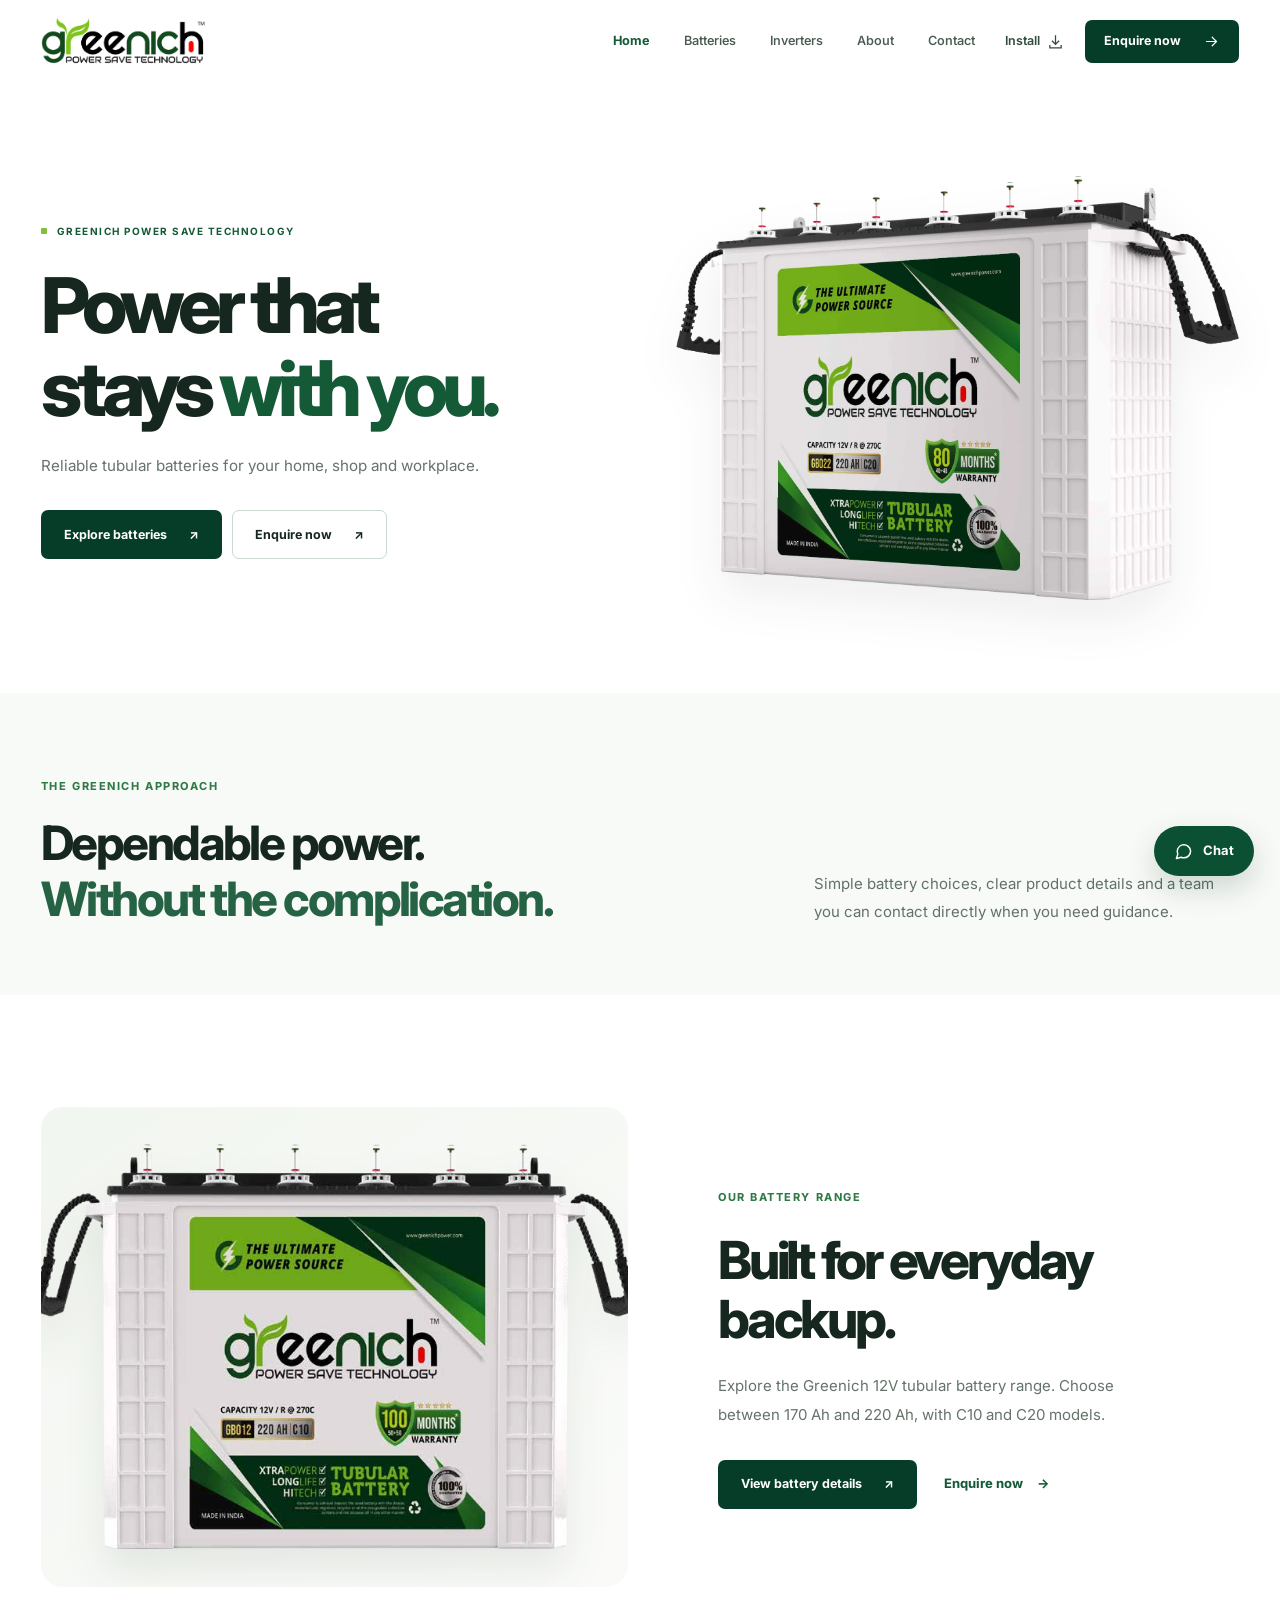
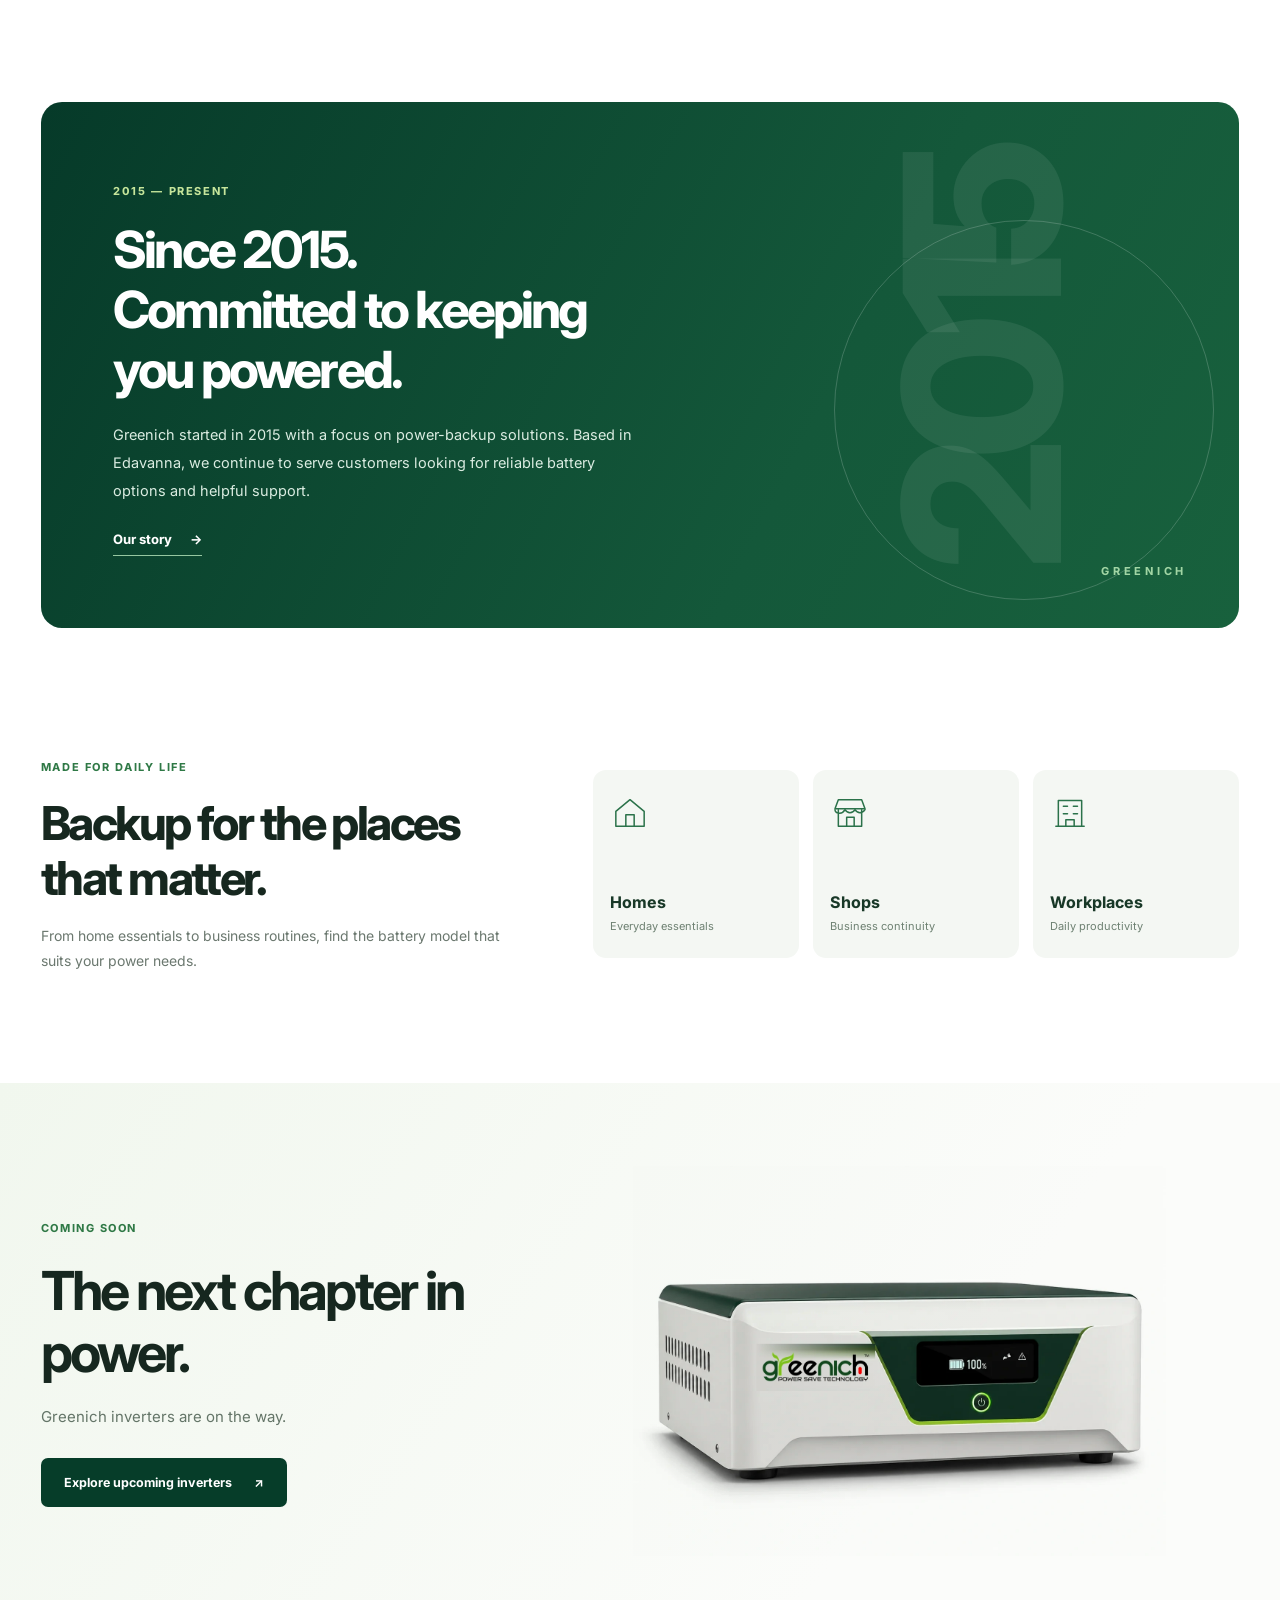
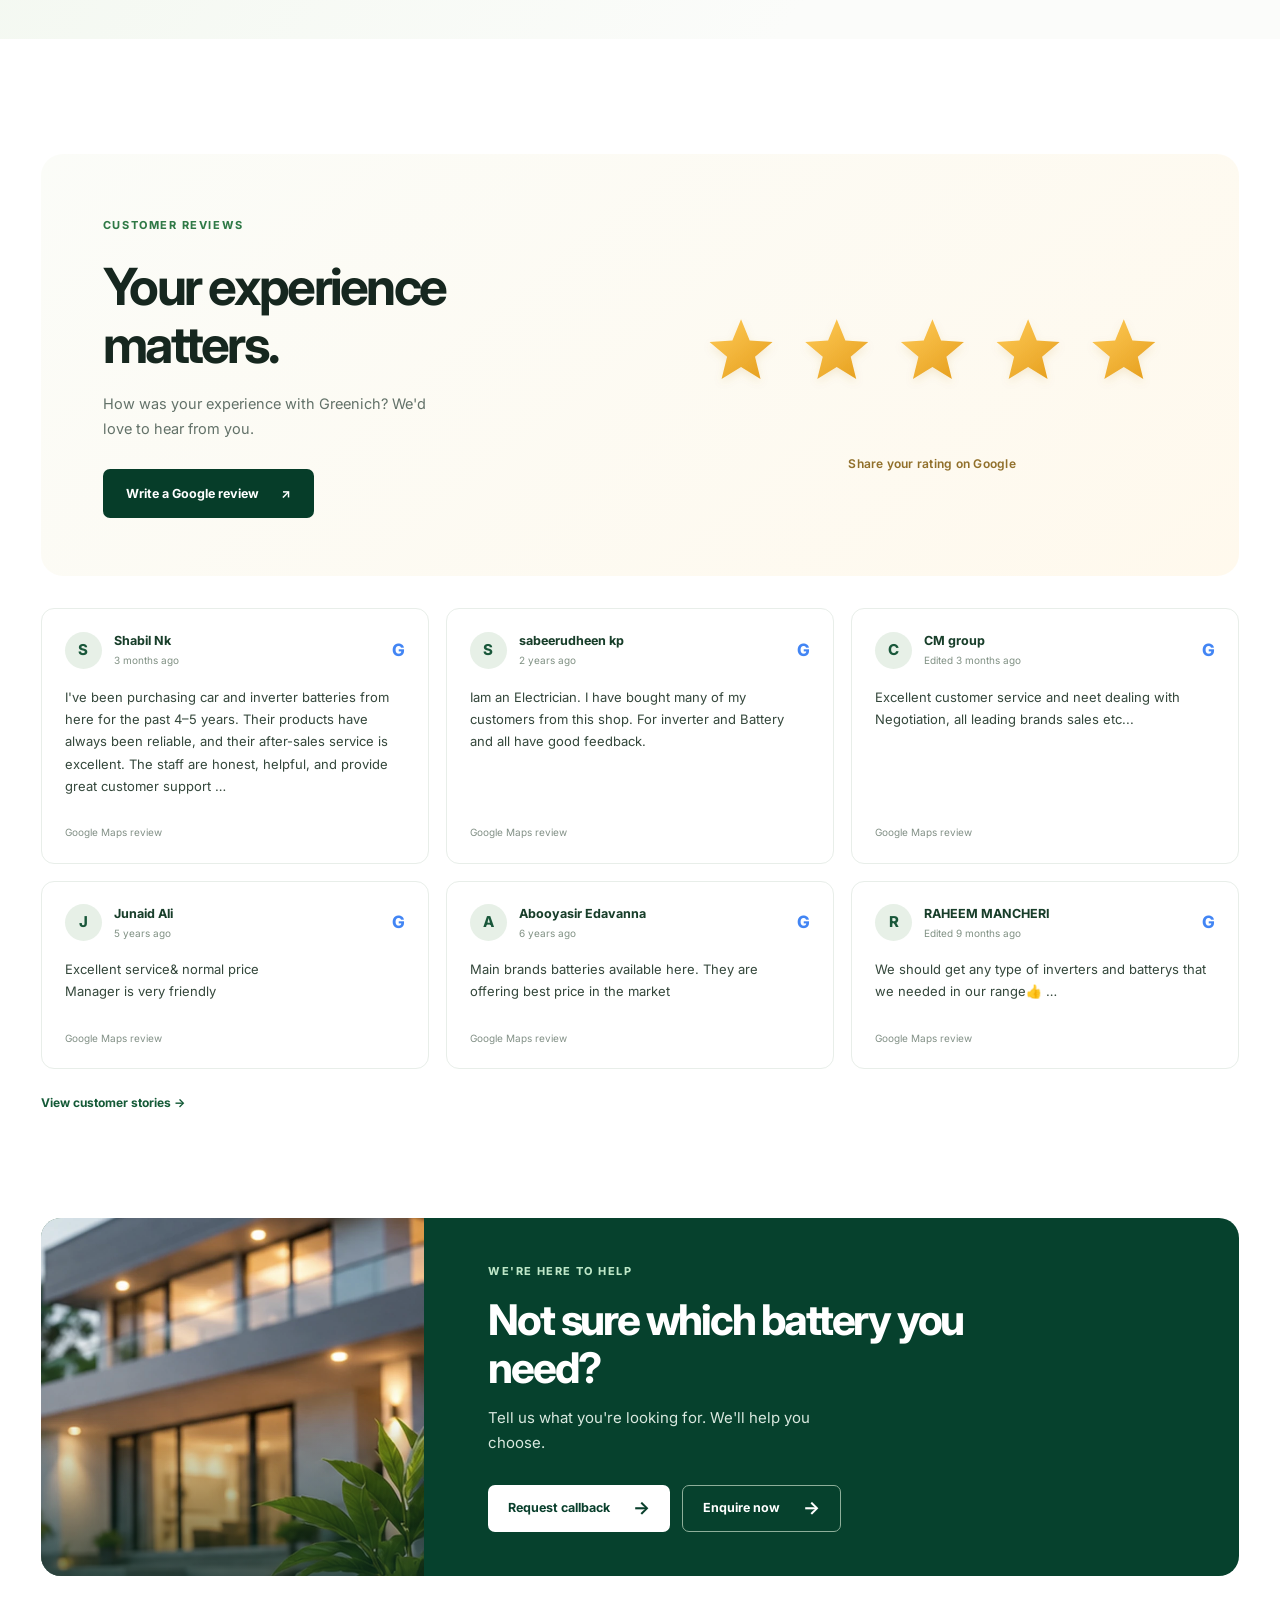
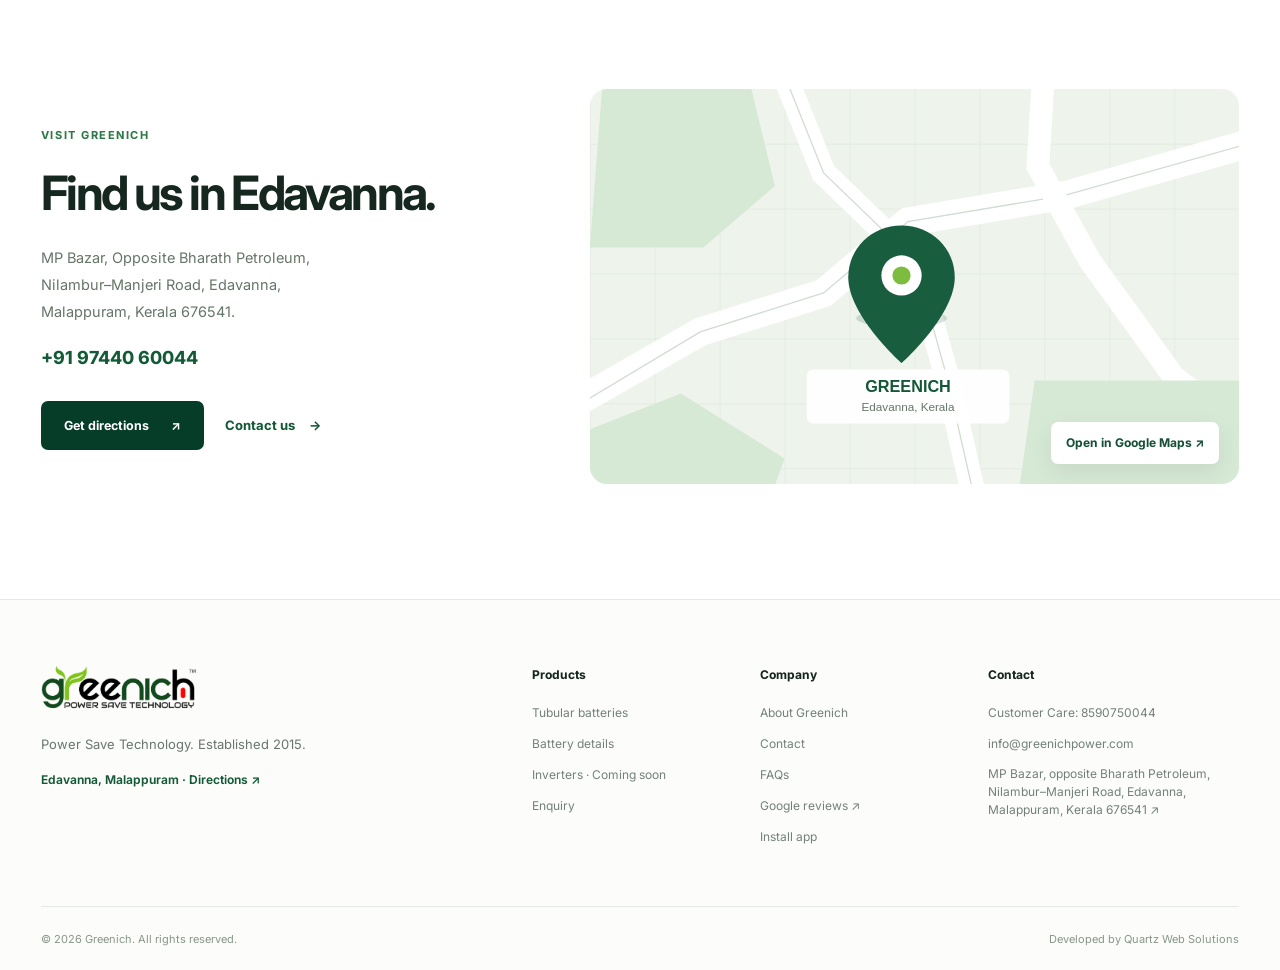
<file: index.html>
<!DOCTYPE html>

<html lang="en"><head>
<meta charset="utf-8"/><meta content="width=device-width,initial-scale=1,viewport-fit=cover" name="viewport"/>
<meta content="#ffffff" name="theme-color"/><meta content="light" name="color-scheme"/>
<title>Greenich | Power That Stays With You</title><meta content="Greenich, established in 2015 in Edavanna, Kerala. Explore Greenich 12V tubular batteries and send an enquiry." name="description"/>
<meta content="Greenich | Power That Stays With You" property="og:title"/><meta content="Greenich 12V tubular inverter batteries. Explore 170 and 220 Ah options and enquire online." property="og:description"/><meta content="website" property="og:type"/><meta content="assets/greenich-battery-angle.webp" property="og:image"/>
<link href="assets/favicon.png" rel="icon" type="image/png"/><link href="assets/icon-192.png" rel="apple-touch-icon"/><link href="manifest.webmanifest" rel="manifest"/>
<link href="https://fonts.googleapis.com" rel="preconnect"/><link crossorigin="" href="https://fonts.gstatic.com" rel="preconnect"/>
<link href="https://fonts.googleapis.com/css2?family=Inter:wght@400;450;500;550;600;650;700;750;800&amp;display=swap" rel="stylesheet"/>
<link href="styles.css" rel="stylesheet"/><script defer="" src="config.js"></script><script defer="" src="app.js"></script>
<script type="application/ld+json">{"@context": "https://schema.org", "@type": "Store", "name": "Greenich", "description": "Greenich Power Save Technology - inverter batteries, established 2015.", "foundingDate": "2015", "telephone": "+91 97440 60044", "email": "info@greenichpower.com", "address": {"@type": "PostalAddress", "streetAddress": "MP Bazar, opposite Bharath Petroleum, Nilambur-Manjeri Road", "addressLocality": "Edavanna", "addressRegion": "Kerala", "postalCode": "676541", "addressCountry": "IN"}, "hasMap": "https://maps.app.goo.gl/zEXoSTUocccxiNTk6?g_st=awb"}</script></head><body data-page="index.html">
<a class="skip" href="#main">Skip to content</a>
<header class="site-header"><div class="shell header-layout">
<a aria-label="Greenich home" class="logo" href="index.html"><img alt="Greenich Power Save Technology" height="49" src="assets/greenich-logo.webp" width="166"/></a>
<nav aria-label="Main navigation" class="desktop-nav"><a aria-current="page" class="active" href="index.html">Home</a><a class="" href="batteries.html">Batteries</a><a class="" href="inverters.html">Inverters</a><a class="" href="about.html">About</a><a class="" href="contact.html">Contact</a></nav>
<div class="header-right"><button class="install-action" data-install="" type="button">Install <svg aria-hidden="true" fill="none" height="17" stroke="currentColor" stroke-width="1.8" viewbox="0 0 24 24" width="17"><path d="M12 3v13m-5-5 5 5 5-5M4 17v4h16v-4"></path></svg></button><a class="button button-dark header-enquiry" href="order.html">Enquire now <svg aria-hidden="true" fill="none" height="17" stroke="currentColor" stroke-linecap="round" stroke-linejoin="round" stroke-width="1.75" viewbox="0 0 24 24" width="17"><path d="M5 12h14M13 6l6 6-6 6"></path></svg></a><button aria-controls="mobile-nav" aria-expanded="false" aria-label="Open menu" class="menu-button" id="menu-button"><span></span><span></span></button></div>
</div><div class="mobile-nav" id="mobile-nav"><nav aria-label="Mobile navigation"><a class="active" href="index.html">Home<span>↗</span></a><a class="" href="batteries.html">Batteries<span>↗</span></a><a class="" href="inverters.html">Inverters<span>↗</span></a><a class="" href="about.html">About<span>↗</span></a><a class="" href="contact.html">Contact<span>↗</span></a><a class="mobile-enquire" href="order.html">Enquire now <svg aria-hidden="true" fill="none" height="17" stroke="currentColor" stroke-linecap="round" stroke-linejoin="round" stroke-width="1.75" viewbox="0 0 24 24" width="17"><path d="M5 12h14M13 6l6 6-6 6"></path></svg></a><button data-install="" type="button">Install website <span>↓</span></button></nav></div></header>
<main id="main">
<section aria-labelledby="home-title" class="hero hp-hero">
<div class="shell hero-grid"><div class="hero-content">
<div class="kicker"><i></i> GREENICH POWER SAVE TECHNOLOGY</div>
<h1 id="home-title">Power that<br/>stays <span>with you.</span></h1>
<p>Reliable tubular batteries for your home, shop and workplace.</p>
<div class="hero-actions">
<a class="button button-dark" href="batteries.html">Explore batteries <span aria-hidden="true">↗</span></a>
<a class="button button-light" href="order.html">Enquire now <span aria-hidden="true">↗</span></a>
</div>
</div><div class="hero-showcase"><div class="hero-product-wrap"><img alt="Original Greenich tubular battery" fetchpriority="high" height="1239" src="assets/greenich-battery-angle.webp" width="1646"/></div></div></div>
</section>
<section aria-label="What Greenich offers" class="hp-intro"><div class="shell hp-intro-wrap">
<div class="hp-intro-lead"><span class="hp-eyebrow">THE GREENICH APPROACH</span><h2>Dependable power.<br/><span>Without the complication.</span></h2></div>
<p>Simple battery choices, clear product details and a team you can contact directly when you need guidance.</p>
</div></section>
<section aria-labelledby="hp-battery-heading" class="hp-battery"><div class="shell hp-battery-grid">
<div class="hp-battery-photo"><img alt="Greenich tubular battery, front view" height="517" loading="lazy" src="assets/greenich-battery-front.webp" width="779"/></div>
<div class="hp-battery-copy"><span class="hp-eyebrow">OUR BATTERY RANGE</span><h2 id="hp-battery-heading">Built for everyday backup.</h2>
<p>Explore the Greenich 12V tubular battery range. Choose between 170 Ah and 220 Ah, with C10 and C20 models.</p>
<div class="hp-battery-actions"><a class="button button-dark" href="product.html">View battery details <span aria-hidden="true">↗</span></a><a class="hp-link" href="order.html">Enquire now <span aria-hidden="true">→</span></a></div>
</div></div></section>
<section aria-labelledby="hp-since-title" class="hp-since"><div class="shell"><div class="hp-since-panel">
<div class="hp-since-copy"><span class="hp-since-year">2015 — PRESENT</span><h2 id="hp-since-title">Since 2015.<br/>Committed to keeping you powered.</h2>
<p>Greenich started in 2015 with a focus on power-backup solutions. Based in Edavanna, we continue to serve customers looking for reliable battery options and helpful support.</p>
<a class="hp-since-link" href="about.html">Our story <span aria-hidden="true">→</span></a></div>
<div aria-hidden="true" class="hp-since-visual"><span class="hp-since-visual-number">2015</span><div class="hp-since-visual-arc"></div><div class="hp-since-visual-name">GREENICH</div></div>
</div></div></section>
<section aria-labelledby="hp-applications-title" class="hp-applications"><div class="shell hp-applications-wrap">
<div><span class="hp-eyebrow">MADE FOR DAILY LIFE</span><h2 id="hp-applications-title">Backup for the places that matter.</h2><p>From home essentials to business routines, find the battery model that suits your power needs.</p></div>
<div class="hp-application-items"><div><svg aria-hidden="true" fill="none" viewbox="0 0 48 48"><path d="M7 22 24 8l17 14v18H7V22Z"></path><path d="M19 40V26h10v14"></path></svg><strong>Homes</strong><span>Everyday essentials</span></div><div><svg aria-hidden="true" fill="none" viewbox="0 0 48 48"><path d="M6 19h36l-4-11H10L6 19Z"></path><path d="M10 20v20h28V20M6 20c0 4 8 7 12 0 3 5 9 5 12 0 3 5 9 5 12 0"></path><path d="M20 40V29h9v11"></path></svg><strong>Shops</strong><span>Business continuity</span></div><div><svg aria-hidden="true" fill="none" viewbox="0 0 48 48"><path d="M10 40V9h28v31M16 16h5m7 0h5m-17 9h5m7 0h5M19 40V32h10v8M7 40h34"></path></svg><strong>Workplaces</strong><span>Daily productivity</span></div></div>
</div></section>
<section aria-labelledby="hp-inverter-heading" class="hp-inverter"><div class="shell hp-inverter-grid">
<div class="hp-inverter-content"><span class="hp-eyebrow">COMING SOON</span><h2 id="hp-inverter-heading">The next chapter in power.</h2><p>Greenich inverters are on the way.</p><a class="button button-dark" href="inverters.html">Explore upcoming inverters <span aria-hidden="true">↗</span></a></div>
<div class="hp-inverter-image"><img alt="Greenich inverter, coming soon" height="1086" loading="lazy" src="assets/greenich-inverter.webp" width="1448"/></div>
</div></section>
<section aria-labelledby="hp-review-heading" class="hp-reviews"><div class="shell"><div class="hp-reviews-box">
<div class="hp-reviews-text"><span class="hp-eyebrow">CUSTOMER REVIEWS</span><h2 id="hp-review-heading">Your experience matters.</h2><p>How was your experience with Greenich? We'd love to hear from you.</p><a class="button button-dark" href="https://search.google.com/local/writereview?placeid=ChIJYQritc45pjsRUhateYLqDmc" rel="noopener noreferrer" target="_blank">Write a Google review <span aria-hidden="true">↗</span></a></div>
<div class="hp-reviews-image"><img alt="Five golden review stars" height="450" loading="lazy" src="assets/five-star-review.svg" width="1320"/><span>Share your rating on Google</span></div>
</div><div aria-label="Customer reviews" class="customer-reviews-grid"><article class="customer-review-card google-review-card"><div class="review-card-top"><span aria-hidden="true" class="review-avatar">S</span><div class="review-person"><strong class="reviewer-name">Shabil Nk</strong><span class="review-when">3 months ago</span></div><span aria-label="Google review" class="review-google-badge">G</span></div><blockquote><p>I've been purchasing car and inverter batteries from here for the past 4–5 years. Their products have always been reliable, and their after-sales service is excellent. The staff are honest, helpful, and provide great customer support …</p></blockquote><div class="review-card-source">Google Maps review</div></article>
<article class="customer-review-card google-review-card"><div class="review-card-top"><span aria-hidden="true" class="review-avatar">S</span><div class="review-person"><strong class="reviewer-name">sabeerudheen kp</strong><span class="review-when">2 years ago</span></div><span aria-label="Google review" class="review-google-badge">G</span></div><blockquote><p>Iam an Electrician. I have bought many of my customers from this shop. For inverter and Battery and all have good feedback.</p></blockquote><div class="review-card-source">Google Maps review</div></article>
<article class="customer-review-card google-review-card"><div class="review-card-top"><span aria-hidden="true" class="review-avatar">C</span><div class="review-person"><strong class="reviewer-name">CM group</strong><span class="review-when">Edited 3 months ago</span></div><span aria-label="Google review" class="review-google-badge">G</span></div><blockquote><p>Excellent customer service and neet dealing with Negotiation, all leading brands sales etc...</p></blockquote><div class="review-card-source">Google Maps review</div></article>
<article class="customer-review-card google-review-card"><div class="review-card-top"><span aria-hidden="true" class="review-avatar">J</span><div class="review-person"><strong class="reviewer-name">Junaid Ali</strong><span class="review-when">5 years ago</span></div><span aria-label="Google review" class="review-google-badge">G</span></div><blockquote><p>Excellent service&amp; normal price<br/>Manager is very friendly</p></blockquote><div class="review-card-source">Google Maps review</div></article>
<article class="customer-review-card google-review-card"><div class="review-card-top"><span aria-hidden="true" class="review-avatar">A</span><div class="review-person"><strong class="reviewer-name">Abooyasir Edavanna</strong><span class="review-when">6 years ago</span></div><span aria-label="Google review" class="review-google-badge">G</span></div><blockquote><p>Main brands batteries available here. They are offering best price in the market</p></blockquote><div class="review-card-source">Google Maps review</div></article>
<article class="customer-review-card google-review-card"><div class="review-card-top"><span aria-hidden="true" class="review-avatar">R</span><div class="review-person"><strong class="reviewer-name">RAHEEM MANCHERI</strong><span class="review-when">Edited 9 months ago</span></div><span aria-label="Google review" class="review-google-badge">G</span></div><blockquote><p>We should get any type of inverters and batterys that we needed in our range👍 …</p></blockquote><div class="review-card-source">Google Maps review</div></article></div><div class="review-end-link"><a class="review-see-site" href="feedback.html">View customer stories →</a></div></div></section>
<section aria-labelledby="help-heading" class="visual-help-section hp-help"><div class="shell"><div class="visual-help-card"><div class="visual-help-image"><img alt="Modern home lit in the evening" height="840" loading="lazy" src="assets/greenich-home.webp" width="712"/></div><div class="visual-help-copy"><span class="hp-help-eyebrow">WE'RE HERE TO HELP</span><h2 id="help-heading">Not sure which battery you need?</h2><p>Tell us what you're looking for. We'll help you choose.</p><div class="help-actions"><a class="help-primary" href="order.html">Request callback <span aria-hidden="true">→</span></a><a class="help-secondary" href="order.html">Enquire now <span aria-hidden="true">→</span></a></div></div></div></div></section>
<section aria-labelledby="hp-visit-heading" class="hp-visit"><div class="shell hp-visit-grid">
<div class="hp-visit-copy"><span class="hp-eyebrow">VISIT GREENICH</span><h2 id="hp-visit-heading">Find us in Edavanna.</h2>
<address>MP Bazar, Opposite Bharath Petroleum,<br/>Nilambur–Manjeri Road, Edavanna,<br/>Malappuram, Kerala 676541.</address>
<a class="hp-visit-phone" href="tel:+919744060044">+91 97440 60044</a><div class="hp-visit-actions"><a class="button button-dark" href="https://maps.app.goo.gl/zEXoSTUocccxiNTk6?g_st=awb" rel="noopener noreferrer" target="_blank">Get directions <span aria-hidden="true">↗</span></a><a class="hp-link" href="contact.html">Contact us <span aria-hidden="true">→</span></a></div></div>
<div class="hp-visit-map"><iframe loading="lazy" referrerpolicy="no-referrer-when-downgrade" src="https://www.google.com/maps?q=11.2141178,76.1391826&amp;z=16&amp;output=embed" title="Greenich Edavanna location map"></iframe><a href="https://maps.app.goo.gl/zEXoSTUocccxiNTk6?g_st=awb" rel="noopener noreferrer" target="_blank">Open in Google Maps ↗</a></div>
</div></section>
</main>
<footer class="footer"><div class="shell"><div class="footer-main"><div class="footer-about"><img alt="Greenich" height="44" src="assets/greenich-logo.webp" width="151"/><p>Power Save Technology. Established 2015.</p><a href="https://maps.app.goo.gl/zEXoSTUocccxiNTk6?g_st=awb" rel="noopener noreferrer" target="_blank">Edavanna, Malappuram · Directions ↗</a></div>
<div class="footer-links"><h3>Products</h3><a href="batteries.html">Tubular batteries</a><a href="product.html">Battery details</a><a href="inverters.html">Inverters · Coming soon</a><a href="order.html">Enquiry</a></div>
<div class="footer-links"><h3>Company</h3><a href="about.html">About Greenich</a><a href="contact.html">Contact</a><a href="faq.html">FAQs</a><a href="https://www.google.com/maps/search/?api=1&amp;query=TATA%20Battery%20%26%20Inverter%20Shoppe%2C%20Edavanna%2C%20Kerala&amp;query_place_id=ChIJYQritc45pjsRUhateYLqDmc" rel="noopener noreferrer" target="_blank">Google reviews ↗</a><button data-install="" type="button">Install app</button></div>
<div class="footer-links footer-contact"><h3>Contact</h3><a data-phone-link="" href="#"></a><a data-email-link="" href="#"></a><a href="https://maps.app.goo.gl/zEXoSTUocccxiNTk6?g_st=awb" rel="noopener noreferrer" target="_blank">MP Bazar, opposite Bharath Petroleum, Nilambur–Manjeri Road, Edavanna, Malappuram, Kerala 676541 ↗</a></div></div><div class="footer-bottom"><span>© <span data-year="">2026</span> Greenich. All rights reserved.</span><span>Developed by <a href="https://quartzwebsolutions.com" rel="noopener noreferrer" target="_blank">Quartz Web Solutions</a></span></div></div></footer>
<a aria-label="Chat with Greenich" class="floating-chat" href="https://wa.me/919744060044?text=Hello%20Greenich%2C%20I%20would%20like%20some%20information%20about%20your%20products%20and%20services.%20Could%20you%20please%20assist%20me%3F%20Thank%20you." rel="noopener noreferrer" target="_blank"><svg aria-hidden="true" fill="none" height="19" stroke="currentColor" stroke-linecap="round" stroke-linejoin="round" stroke-width="1.85" viewbox="0 0 24 24" width="19"><path d="M21 11.5a8.5 8.5 0 0 1-8.5 8.5 9 9 0 0 1-3.5-.75L3 21l1.75-5.6A8.5 8.5 0 1 1 21 11.5Z"></path></svg><span>Chat</span></a><div class="install-overlay" id="install-overlay" role="presentation"><div aria-labelledby="install-title" aria-modal="true" class="install-panel" role="dialog"><button aria-label="Close" class="close-install" id="close-install" type="button">×</button><img alt="" height="64" src="assets/icon-192.png" width="64"/><h2 id="install-title">Install Greenich</h2><p id="install-instructions">Add Greenich to your home screen for quick access.</p><button class="button button-dark" hidden="" id="install-native" type="button">Install app <svg aria-hidden="true" fill="none" height="17" stroke="currentColor" stroke-linecap="round" stroke-linejoin="round" stroke-width="1.75" viewbox="0 0 24 24" width="17"><path d="M5 12h14M13 6l6 6-6 6"></path></svg></button></div></div><div class="toast" id="toast" role="status"></div>
</body></html>
</file>
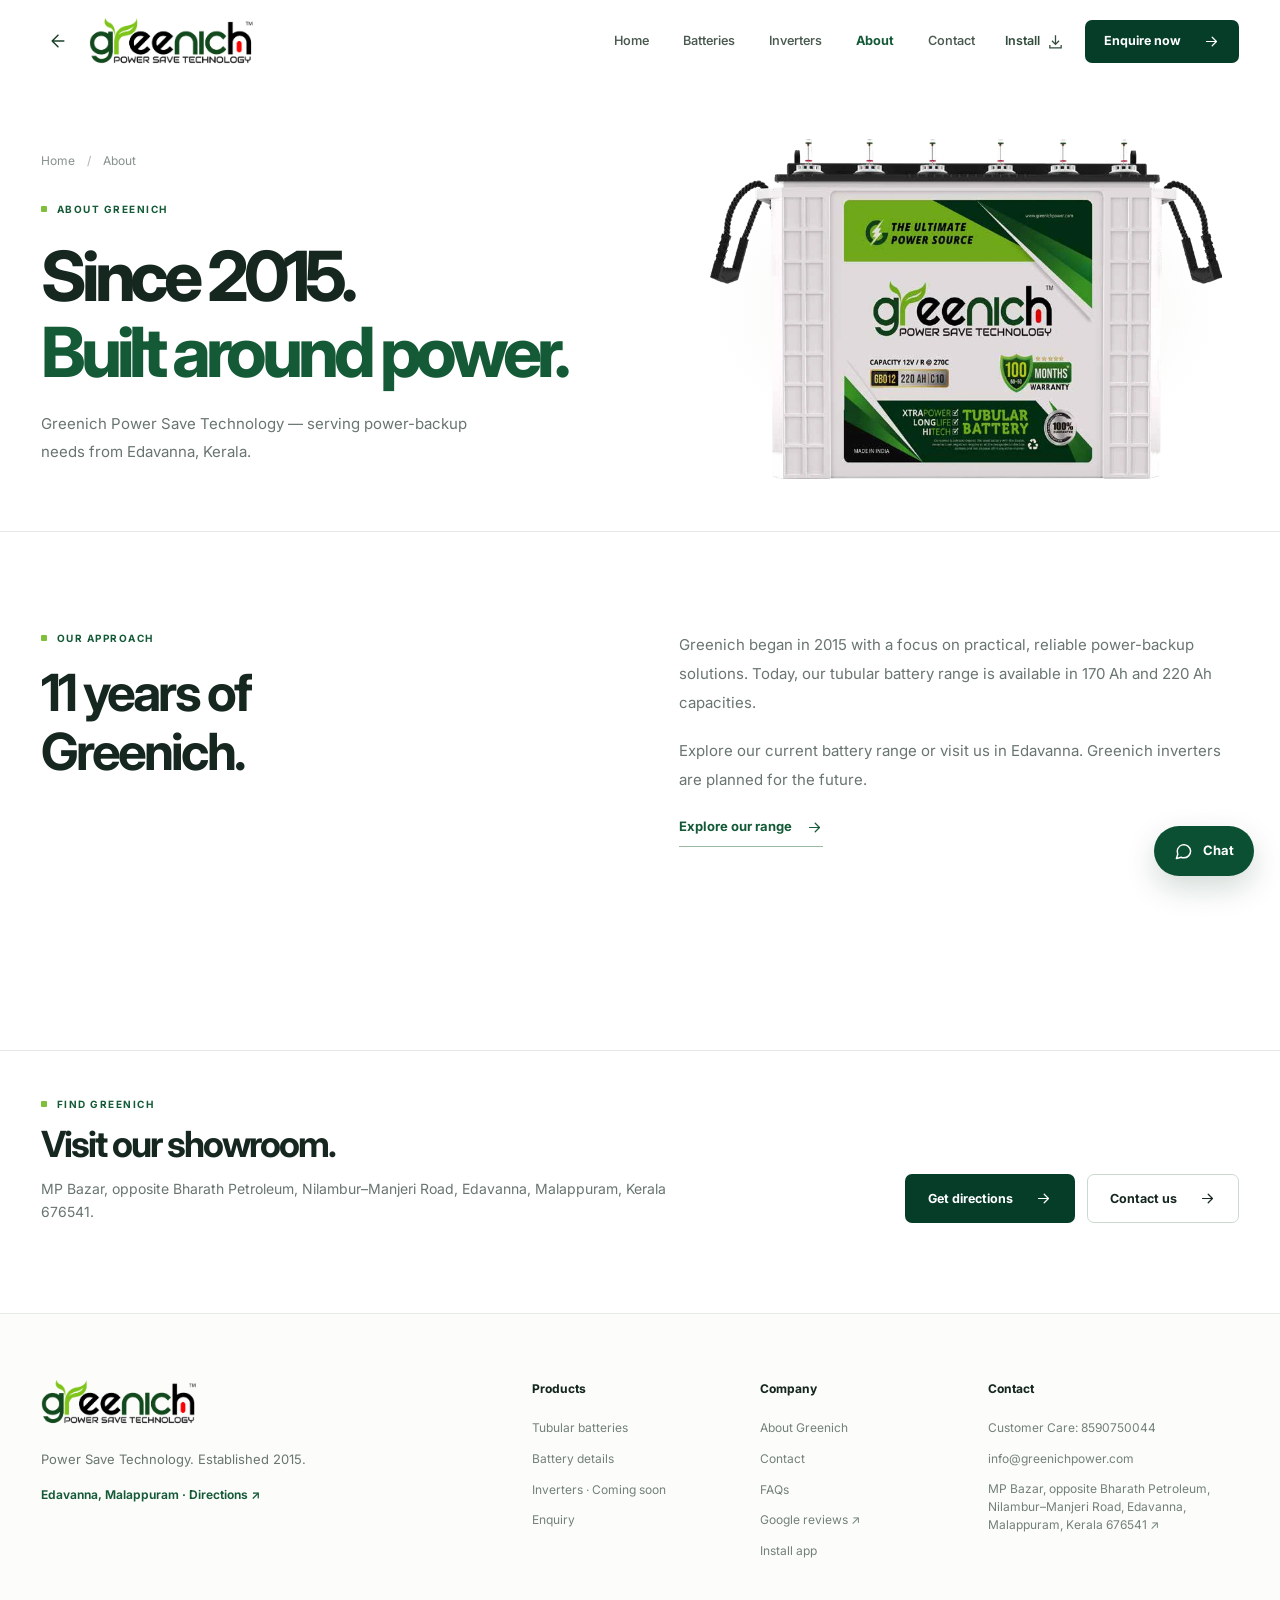
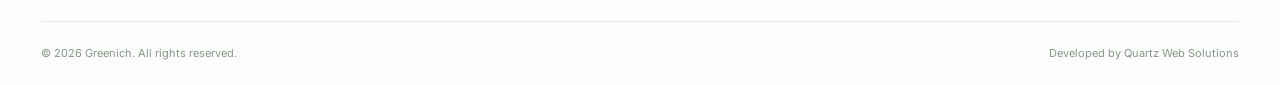
<file: about.html>
<!DOCTYPE html>

<html lang="en"><head>
<meta charset="utf-8"/><meta content="width=device-width,initial-scale=1,viewport-fit=cover" name="viewport"/>
<meta content="#ffffff" name="theme-color"/><meta content="light" name="color-scheme"/>
<title>About Greenich</title><meta content="About Greenich Power Save Technology and its tubular battery range." name="description"/>
<meta content="About Greenich" property="og:title"/><meta content="About Greenich Power Save Technology and its tubular battery range." property="og:description"/><meta content="website" property="og:type"/><meta content="assets/greenich-battery-angle.webp" property="og:image"/>
<link href="assets/favicon.png" rel="icon" type="image/png"/><link href="assets/icon-192.png" rel="apple-touch-icon"/><link href="manifest.webmanifest" rel="manifest"/>
<link href="https://fonts.googleapis.com" rel="preconnect"/><link crossorigin="" href="https://fonts.gstatic.com" rel="preconnect"/>
<link href="https://fonts.googleapis.com/css2?family=Inter:wght@400;450;500;550;600;650;700;750;800&amp;display=swap" rel="stylesheet"/>
<link href="styles.css" rel="stylesheet"/><script defer="" src="config.js"></script><script defer="" src="app.js"></script>
</head><body data-page="about.html">
<a class="skip" href="#main">Skip to content</a>
<header class="site-header"><div class="shell header-layout"><div class="header-brand"><button aria-label="Go back" class="header-back" data-fallback="index.html" data-go-back="" title="Back" type="button"><svg aria-hidden="true" fill="none" height="20" stroke="currentColor" stroke-linecap="round" stroke-linejoin="round" stroke-width="1.8" viewbox="0 0 24 24" width="20"><path d="M19 12H5m7-7-7 7 7 7"></path></svg></button><a aria-label="Greenich home" class="logo" href="index.html"><img alt="Greenich Power Save Technology" height="49" src="assets/greenich-logo.webp" width="166"/></a></div>

<nav aria-label="Main navigation" class="desktop-nav"><a class="" href="index.html">Home</a><a class="" href="batteries.html">Batteries</a><a class="" href="inverters.html">Inverters</a><a aria-current="page" class="active" href="about.html">About</a><a class="" href="contact.html">Contact</a></nav>
<div class="header-right"><button class="install-action" data-install="" type="button">Install <svg aria-hidden="true" fill="none" height="17" stroke="currentColor" stroke-width="1.8" viewbox="0 0 24 24" width="17"><path d="M12 3v13m-5-5 5 5 5-5M4 17v4h16v-4"></path></svg></button><a class="button button-dark header-enquiry" href="order.html">Enquire now <svg aria-hidden="true" fill="none" height="17" stroke="currentColor" stroke-linecap="round" stroke-linejoin="round" stroke-width="1.75" viewbox="0 0 24 24" width="17"><path d="M5 12h14M13 6l6 6-6 6"></path></svg></a><button aria-controls="mobile-nav" aria-expanded="false" aria-label="Open menu" class="menu-button" id="menu-button"><span></span><span></span></button></div>
</div><div class="mobile-nav" id="mobile-nav"><nav aria-label="Mobile navigation"><a class="" href="index.html">Home<span>↗</span></a><a class="" href="batteries.html">Batteries<span>↗</span></a><a class="" href="inverters.html">Inverters<span>↗</span></a><a class="active" href="about.html">About<span>↗</span></a><a class="" href="contact.html">Contact<span>↗</span></a><a class="mobile-enquire" href="order.html">Enquire now <svg aria-hidden="true" fill="none" height="17" stroke="currentColor" stroke-linecap="round" stroke-linejoin="round" stroke-width="1.75" viewbox="0 0 24 24" width="17"><path d="M5 12h14M13 6l6 6-6 6"></path></svg></a><button data-install="" type="button">Install website <span>↓</span></button></nav></div></header>
<main id="main"><section class="page-head about-head"><div class="shell page-head-grid"><div><div class="breadcrumb"><a href="index.html">Home</a><span>/</span>About</div><div class="kicker"><i></i> ABOUT GREENICH</div><h1>Since 2015.<br/><span>Built around power.</span></h1><p>Greenich Power Save Technology — serving power-backup needs from Edavanna, Kerala.</p></div><div class="page-image"><img alt="Greenich battery" height="517" src="assets/greenich-battery-front.webp" width="779"/></div></div></section><section class="content-section"><div class="shell about-columns"><div><div class="kicker"><i></i> OUR APPROACH</div><h2>11 years of<br/>Greenich.</h2></div><div><p>Greenich began in 2015 with a focus on practical, reliable power-backup solutions. Today, our tubular battery range is available in 170 Ah and 220 Ah capacities.</p><p>Explore our current battery range or visit us in Edavanna. Greenich inverters are planned for the future.</p><a class="text-arrow" href="batteries.html">Explore our range <svg aria-hidden="true" fill="none" height="17" stroke="currentColor" stroke-linecap="round" stroke-linejoin="round" stroke-width="1.75" viewbox="0 0 24 24" width="17"><path d="M5 12h14M13 6l6 6-6 6"></path></svg></a></div></div></section><section class="company-details"><div class="shell company-details-inner"><div><div class="kicker"><i></i> FIND GREENICH</div><h2>Visit our showroom.</h2><p>MP Bazar, opposite Bharath Petroleum, Nilambur–Manjeri Road, Edavanna, Malappuram, Kerala 676541.</p></div><div class="company-detail-actions"><a class="button button-dark" href="https://maps.app.goo.gl/zEXoSTUocccxiNTk6?g_st=awb" rel="noopener noreferrer" target="_blank">Get directions <svg aria-hidden="true" fill="none" height="17" stroke="currentColor" stroke-linecap="round" stroke-linejoin="round" stroke-width="1.75" viewbox="0 0 24 24" width="17"><path d="M5 12h14M13 6l6 6-6 6"></path></svg></a><a class="button button-light" href="contact.html">Contact us <svg aria-hidden="true" fill="none" height="17" stroke="currentColor" stroke-linecap="round" stroke-linejoin="round" stroke-width="1.75" viewbox="0 0 24 24" width="17"><path d="M5 12h14M13 6l6 6-6 6"></path></svg></a></div></div></section></main>
<footer class="footer"><div class="shell"><div class="footer-main"><div class="footer-about"><img alt="Greenich" height="44" src="assets/greenich-logo.webp" width="151"/><p>Power Save Technology. Established 2015.</p><a href="https://maps.app.goo.gl/zEXoSTUocccxiNTk6?g_st=awb" rel="noopener noreferrer" target="_blank">Edavanna, Malappuram · Directions ↗</a></div>
<div class="footer-links"><h3>Products</h3><a href="batteries.html">Tubular batteries</a><a href="product.html">Battery details</a><a href="inverters.html">Inverters · Coming soon</a><a href="order.html">Enquiry</a></div>
<div class="footer-links"><h3>Company</h3><a href="about.html">About Greenich</a><a href="contact.html">Contact</a><a href="faq.html">FAQs</a><a href="https://www.google.com/maps/search/?api=1&query=TATA%20Battery%20%26%20Inverter%20Shoppe%2C%20Edavanna%2C%20Kerala&query_place_id=ChIJYQritc45pjsRUhateYLqDmc" rel="noopener noreferrer" target="_blank">Google reviews ↗</a><button data-install="" type="button">Install app</button></div>
<div class="footer-links footer-contact"><h3>Contact</h3><a data-phone-link="" href="#"></a><a data-email-link="" href="#"></a><a href="https://maps.app.goo.gl/zEXoSTUocccxiNTk6?g_st=awb" rel="noopener noreferrer" target="_blank">MP Bazar, opposite Bharath Petroleum, Nilambur–Manjeri Road, Edavanna, Malappuram, Kerala 676541 ↗</a></div></div><div class="footer-bottom"><span>© <span data-year="">2026</span> Greenich. All rights reserved.</span><span>Developed by <a href="https://quartzwebsolutions.com" rel="noopener noreferrer" target="_blank">Quartz Web Solutions</a></span></div></div></footer>
<a aria-label="Chat with Greenich" class="floating-chat" href="https://wa.me/919744060044?text=Hello%20Greenich%2C%20I%20would%20like%20some%20information%20about%20your%20products%20and%20services.%20Could%20you%20please%20assist%20me%3F%20Thank%20you." rel="noopener noreferrer" target="_blank"><svg aria-hidden="true" fill="none" height="19" stroke="currentColor" stroke-linecap="round" stroke-linejoin="round" stroke-width="1.85" viewbox="0 0 24 24" width="19"><path d="M21 11.5a8.5 8.5 0 0 1-8.5 8.5 9 9 0 0 1-3.5-.75L3 21l1.75-5.6A8.5 8.5 0 1 1 21 11.5Z"></path></svg><span>Chat</span></a><div class="install-overlay" id="install-overlay" role="presentation"><div aria-labelledby="install-title" aria-modal="true" class="install-panel" role="dialog"><button aria-label="Close" class="close-install" id="close-install" type="button">×</button><img alt="" height="64" src="assets/icon-192.png" width="64"/><h2 id="install-title">Install Greenich</h2><p id="install-instructions">Add Greenich to your home screen for quick access.</p><button class="button button-dark" hidden="" id="install-native" type="button">Install app <svg aria-hidden="true" fill="none" height="17" stroke="currentColor" stroke-linecap="round" stroke-linejoin="round" stroke-width="1.75" viewbox="0 0 24 24" width="17"><path d="M5 12h14M13 6l6 6-6 6"></path></svg></button></div></div><div class="toast" id="toast" role="status"></div>
</body></html>
</file>
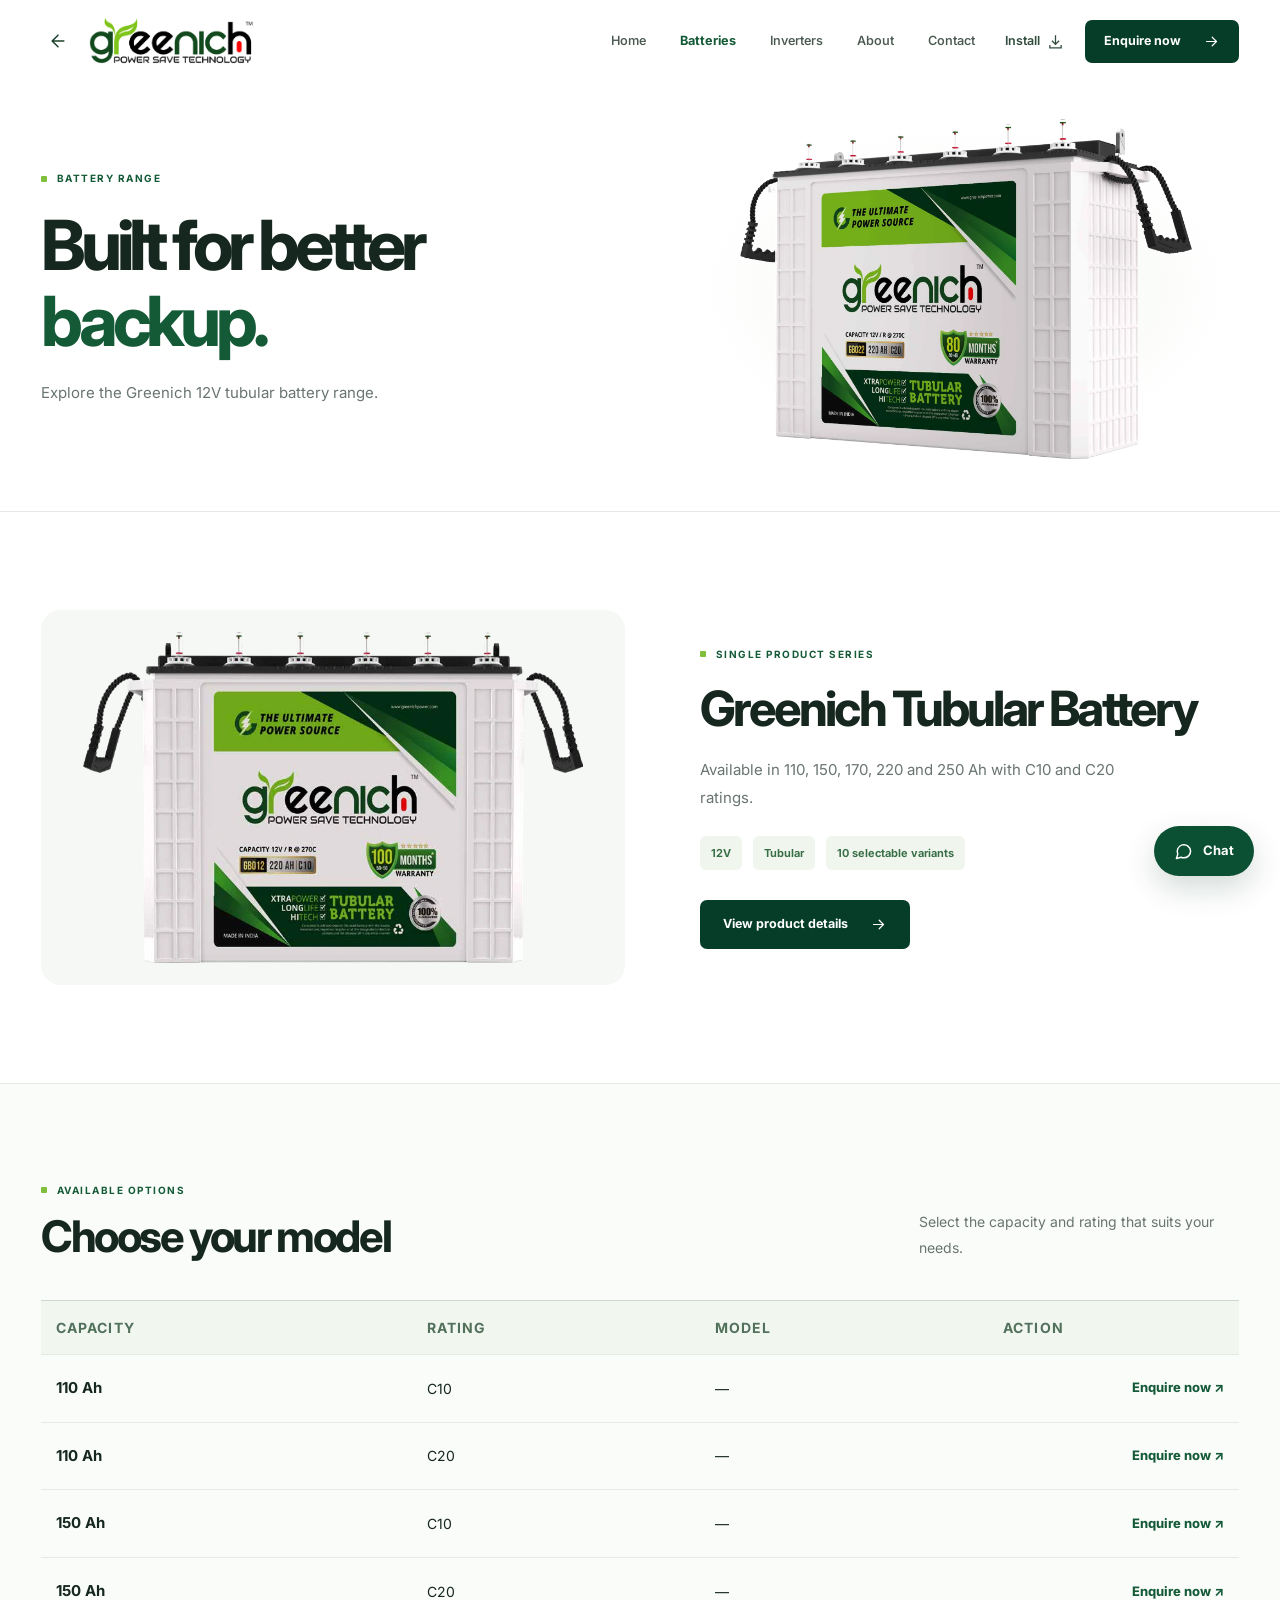
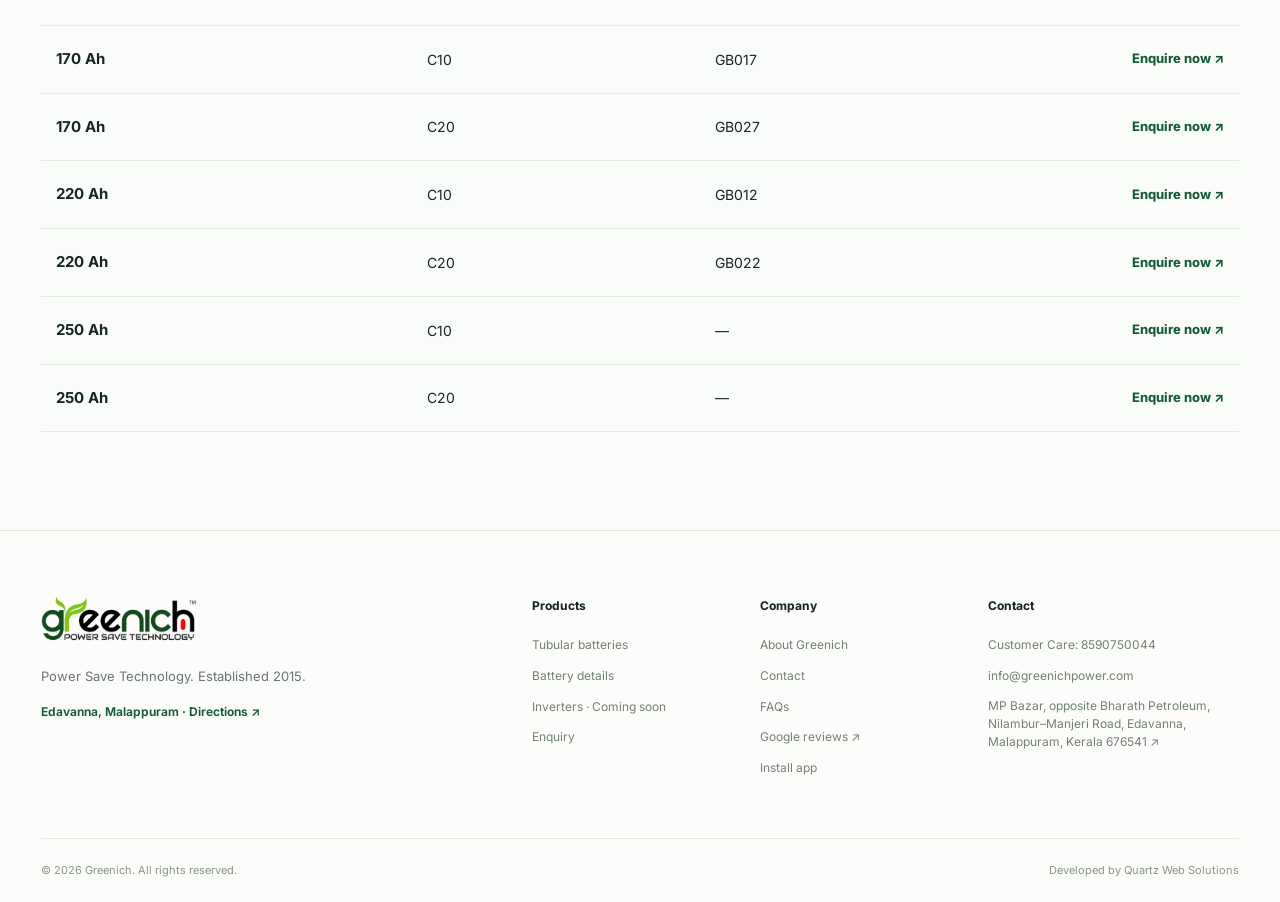
<file: batteries.html>
<!DOCTYPE html>

<html lang="en"><head>
<meta charset="utf-8"/><meta content="width=device-width,initial-scale=1,viewport-fit=cover" name="viewport"/>
<meta content="#ffffff" name="theme-color"/><meta content="light" name="color-scheme"/>
<title>Greenich Batteries | Tubular Battery Range</title><meta content="Explore Greenich tubular batteries: 110, 150, 170, 220 and 250 Ah, C10 and C20 variants." name="description"/>
<meta content="Greenich Batteries | Tubular Battery Range" property="og:title"/><meta content="Explore Greenich tubular batteries: 110, 150, 170, 220 and 250 Ah, C10 and C20 variants." property="og:description"/><meta content="website" property="og:type"/><meta content="assets/greenich-battery-angle.webp" property="og:image"/>
<link href="assets/favicon.png" rel="icon" type="image/png"/><link href="assets/icon-192.png" rel="apple-touch-icon"/><link href="manifest.webmanifest" rel="manifest"/>
<link href="https://fonts.googleapis.com" rel="preconnect"/><link crossorigin="" href="https://fonts.gstatic.com" rel="preconnect"/>
<link href="https://fonts.googleapis.com/css2?family=Inter:wght@400;450;500;550;600;650;700;750;800&amp;display=swap" rel="stylesheet"/>
<link href="styles.css" rel="stylesheet"/><script defer="" src="config.js"></script><script defer="" src="app.js"></script>
</head><body data-page="batteries.html">
<a class="skip" href="#main">Skip to content</a>
<header class="site-header"><div class="shell header-layout"><div class="header-brand"><button aria-label="Go back" class="header-back" data-fallback="index.html" data-go-back="" title="Back" type="button"><svg aria-hidden="true" fill="none" height="20" stroke="currentColor" stroke-linecap="round" stroke-linejoin="round" stroke-width="1.8" viewbox="0 0 24 24" width="20"><path d="M19 12H5m7-7-7 7 7 7"></path></svg></button><a aria-label="Greenich home" class="logo" href="index.html"><img alt="Greenich Power Save Technology" height="49" src="assets/greenich-logo.webp" width="166"/></a></div>

<nav aria-label="Main navigation" class="desktop-nav"><a class="" href="index.html">Home</a><a aria-current="page" class="active" href="batteries.html">Batteries</a><a class="" href="inverters.html">Inverters</a><a class="" href="about.html">About</a><a class="" href="contact.html">Contact</a></nav>
<div class="header-right"><button class="install-action" data-install="" type="button">Install <svg aria-hidden="true" fill="none" height="17" stroke="currentColor" stroke-width="1.8" viewbox="0 0 24 24" width="17"><path d="M12 3v13m-5-5 5 5 5-5M4 17v4h16v-4"></path></svg></button><a class="button button-dark header-enquiry" href="order.html">Enquire now <svg aria-hidden="true" fill="none" height="17" stroke="currentColor" stroke-linecap="round" stroke-linejoin="round" stroke-width="1.75" viewbox="0 0 24 24" width="17"><path d="M5 12h14M13 6l6 6-6 6"></path></svg></a><button aria-controls="mobile-nav" aria-expanded="false" aria-label="Open menu" class="menu-button" id="menu-button"><span></span><span></span></button></div>
</div><div class="mobile-nav" id="mobile-nav"><nav aria-label="Mobile navigation"><a class="" href="index.html">Home<span>↗</span></a><a class="active" href="batteries.html">Batteries<span>↗</span></a><a class="" href="inverters.html">Inverters<span>↗</span></a><a class="" href="about.html">About<span>↗</span></a><a class="" href="contact.html">Contact<span>↗</span></a><a class="mobile-enquire" href="order.html">Enquire now <svg aria-hidden="true" fill="none" height="17" stroke="currentColor" stroke-linecap="round" stroke-linejoin="round" stroke-width="1.75" viewbox="0 0 24 24" width="17"><path d="M5 12h14M13 6l6 6-6 6"></path></svg></a><button data-install="" type="button">Install website <span>↓</span></button></nav></div></header>
<main id="main"><section class="page-head"><div class="shell page-head-grid"><div><div class="kicker"><i></i> BATTERY RANGE</div><h1>Built for better<br/><span>backup.</span></h1><p>Explore the Greenich 12V tubular battery range.</p></div><div class="page-image"><img alt="Greenich inverter battery" height="1239" src="assets/greenich-battery-angle.webp" width="1646"/></div></div></section>
<section class="content-section"><div class="shell"><div class="range-feature"><div class="range-photo"><img alt="Greenich tubular battery front" height="517" loading="lazy" src="assets/greenich-battery-front.webp" width="779"/></div><div class="range-info"><div class="kicker"><i></i> SINGLE PRODUCT SERIES</div><h2>Greenich Tubular Battery</h2><p>Available in 110, 150, 170, 220 and 250 Ah with C10 and C20 ratings.</p><div class="range-points"><span>12V</span><span>Tubular</span><span>10 selectable variants</span></div><a class="button button-dark" href="product.html">View product details <svg aria-hidden="true" fill="none" height="17" stroke="currentColor" stroke-linecap="round" stroke-linejoin="round" stroke-width="1.75" viewbox="0 0 24 24" width="17"><path d="M5 12h14M13 6l6 6-6 6"></path></svg></a></div></div></div></section>
<section class="content-section models-section"><div class="shell"><div class="section-top"><div><div class="kicker"><i></i> AVAILABLE OPTIONS</div><h2>Choose your model</h2></div><p>Select the capacity and rating that suits your needs.</p></div><div aria-label="Battery models" class="models-table" role="table"><div class="model-row model-heading" role="row"><span role="columnheader">Capacity</span><span role="columnheader">Rating</span><span role="columnheader">Model</span><span role="columnheader">Action</span></div><div class="model-row" role="row"><strong>110 Ah</strong><span>C10</span><span>—</span><a href="order.html?intent=product&amp;ah=110&amp;rating=C10">Enquire now ↗</a></div><div class="model-row" role="row"><strong>110 Ah</strong><span>C20</span><span>—</span><a href="order.html?intent=product&amp;ah=110&amp;rating=C20">Enquire now ↗</a></div><div class="model-row" role="row"><strong>150 Ah</strong><span>C10</span><span>—</span><a href="order.html?intent=product&amp;ah=150&amp;rating=C10">Enquire now ↗</a></div><div class="model-row" role="row"><strong>150 Ah</strong><span>C20</span><span>—</span><a href="order.html?intent=product&amp;ah=150&amp;rating=C20">Enquire now ↗</a></div><div class="model-row" role="row"><strong>170 Ah</strong><span>C10</span><span>GB017</span><a href="order.html?intent=product&amp;ah=170&amp;rating=C10">Enquire now ↗</a></div><div class="model-row" role="row"><strong>170 Ah</strong><span>C20</span><span>GB027</span><a href="order.html?intent=product&amp;ah=170&amp;rating=C20">Enquire now ↗</a></div><div class="model-row" role="row"><strong>220 Ah</strong><span>C10</span><span>GB012</span><a href="order.html?intent=product&amp;ah=220&amp;rating=C10">Enquire now ↗</a></div><div class="model-row" role="row"><strong>220 Ah</strong><span>C20</span><span>GB022</span><a href="order.html?intent=product&amp;ah=220&amp;rating=C20">Enquire now ↗</a></div><div class="model-row" role="row"><strong>250 Ah</strong><span>C10</span><span>—</span><a href="order.html?intent=product&amp;ah=250&amp;rating=C10">Enquire now ↗</a></div><div class="model-row" role="row"><strong>250 Ah</strong><span>C20</span><span>—</span><a href="order.html?intent=product&amp;ah=250&amp;rating=C20">Enquire now ↗</a></div></div></div></section></main>
<footer class="footer"><div class="shell"><div class="footer-main"><div class="footer-about"><img alt="Greenich" height="44" src="assets/greenich-logo.webp" width="151"/><p>Power Save Technology. Established 2015.</p><a href="https://maps.app.goo.gl/zEXoSTUocccxiNTk6?g_st=awb" rel="noopener noreferrer" target="_blank">Edavanna, Malappuram · Directions ↗</a></div>
<div class="footer-links"><h3>Products</h3><a href="batteries.html">Tubular batteries</a><a href="product.html">Battery details</a><a href="inverters.html">Inverters · Coming soon</a><a href="order.html">Enquiry</a></div>
<div class="footer-links"><h3>Company</h3><a href="about.html">About Greenich</a><a href="contact.html">Contact</a><a href="faq.html">FAQs</a><a href="https://www.google.com/maps/search/?api=1&query=TATA%20Battery%20%26%20Inverter%20Shoppe%2C%20Edavanna%2C%20Kerala&query_place_id=ChIJYQritc45pjsRUhateYLqDmc" rel="noopener noreferrer" target="_blank">Google reviews ↗</a><button data-install="" type="button">Install app</button></div>
<div class="footer-links footer-contact"><h3>Contact</h3><a data-phone-link="" href="#"></a><a data-email-link="" href="#"></a><a href="https://maps.app.goo.gl/zEXoSTUocccxiNTk6?g_st=awb" rel="noopener noreferrer" target="_blank">MP Bazar, opposite Bharath Petroleum, Nilambur–Manjeri Road, Edavanna, Malappuram, Kerala 676541 ↗</a></div></div><div class="footer-bottom"><span>© <span data-year="">2026</span> Greenich. All rights reserved.</span><span>Developed by <a href="https://quartzwebsolutions.com" rel="noopener noreferrer" target="_blank">Quartz Web Solutions</a></span></div></div></footer>
<a aria-label="Chat with Greenich" class="floating-chat" href="https://wa.me/919744060044?text=Hello%20Greenich%2C%20I%20would%20like%20some%20information%20about%20your%20products%20and%20services.%20Could%20you%20please%20assist%20me%3F%20Thank%20you." rel="noopener noreferrer" target="_blank"><svg aria-hidden="true" fill="none" height="19" stroke="currentColor" stroke-linecap="round" stroke-linejoin="round" stroke-width="1.85" viewbox="0 0 24 24" width="19"><path d="M21 11.5a8.5 8.5 0 0 1-8.5 8.5 9 9 0 0 1-3.5-.75L3 21l1.75-5.6A8.5 8.5 0 1 1 21 11.5Z"></path></svg><span>Chat</span></a><div class="install-overlay" id="install-overlay" role="presentation"><div aria-labelledby="install-title" aria-modal="true" class="install-panel" role="dialog"><button aria-label="Close" class="close-install" id="close-install" type="button">×</button><img alt="" height="64" src="assets/icon-192.png" width="64"/><h2 id="install-title">Install Greenich</h2><p id="install-instructions">Add Greenich to your home screen for quick access.</p><button class="button button-dark" hidden="" id="install-native" type="button">Install app <svg aria-hidden="true" fill="none" height="17" stroke="currentColor" stroke-linecap="round" stroke-linejoin="round" stroke-width="1.75" viewbox="0 0 24 24" width="17"><path d="M5 12h14M13 6l6 6-6 6"></path></svg></button></div></div><div class="toast" id="toast" role="status"></div>
</body></html>
</file>
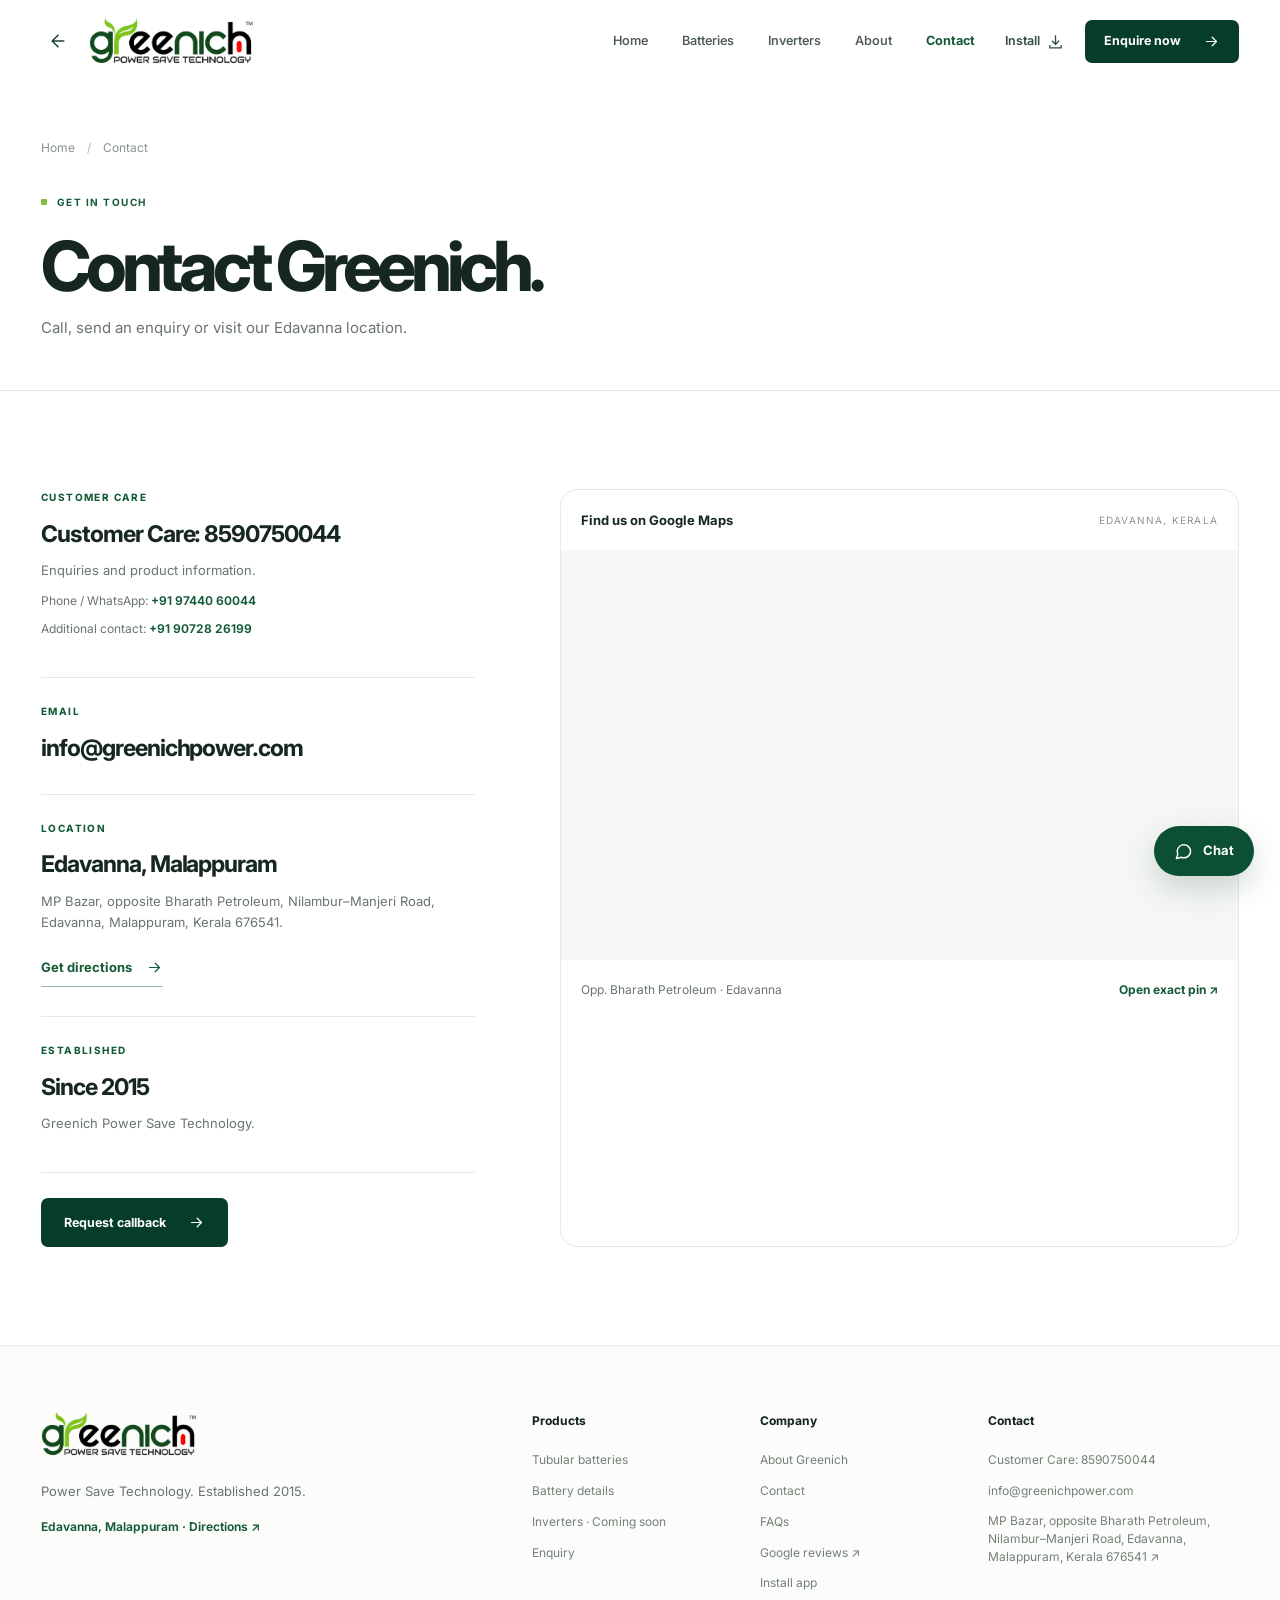
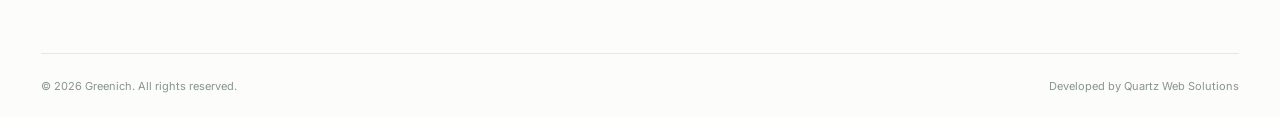
<file: contact.html>
<!DOCTYPE html>

<html lang="en"><head>
<meta charset="utf-8"/><meta content="width=device-width,initial-scale=1,viewport-fit=cover" name="viewport"/>
<meta content="#ffffff" name="theme-color"/><meta content="light" name="color-scheme"/>
<title>Contact Greenich | Edavanna Kerala</title><meta content="Contact Greenich in Edavanna, Malappuram. Phone +91 97440 60044. Established in 2015." name="description"/>
<meta content="Contact Greenich | Edavanna Kerala" property="og:title"/><meta content="Contact Greenich and find the Edavanna location on Google Maps." property="og:description"/><meta content="website" property="og:type"/><meta content="assets/greenich-battery-angle.webp" property="og:image"/>
<link href="assets/favicon.png" rel="icon" type="image/png"/><link href="assets/icon-192.png" rel="apple-touch-icon"/><link href="manifest.webmanifest" rel="manifest"/>
<link href="https://fonts.googleapis.com" rel="preconnect"/><link crossorigin="" href="https://fonts.gstatic.com" rel="preconnect"/>
<link href="https://fonts.googleapis.com/css2?family=Inter:wght@400;450;500;550;600;650;700;750;800&amp;display=swap" rel="stylesheet"/>
<link href="styles.css" rel="stylesheet"/><script defer="" src="config.js"></script><script defer="" src="app.js"></script>
</head><body data-page="contact.html">
<a class="skip" href="#main">Skip to content</a>
<header class="site-header"><div class="shell header-layout"><div class="header-brand"><button aria-label="Go back" class="header-back" data-fallback="index.html" data-go-back="" title="Back" type="button"><svg aria-hidden="true" fill="none" height="20" stroke="currentColor" stroke-linecap="round" stroke-linejoin="round" stroke-width="1.8" viewbox="0 0 24 24" width="20"><path d="M19 12H5m7-7-7 7 7 7"></path></svg></button><a aria-label="Greenich home" class="logo" href="index.html"><img alt="Greenich Power Save Technology" height="49" src="assets/greenich-logo.webp" width="166"/></a></div>

<nav aria-label="Main navigation" class="desktop-nav"><a class="" href="index.html">Home</a><a class="" href="batteries.html">Batteries</a><a class="" href="inverters.html">Inverters</a><a class="" href="about.html">About</a><a aria-current="page" class="active" href="contact.html">Contact</a></nav>
<div class="header-right"><button class="install-action" data-install="" type="button">Install <svg aria-hidden="true" fill="none" height="17" stroke="currentColor" stroke-width="1.8" viewbox="0 0 24 24" width="17"><path d="M12 3v13m-5-5 5 5 5-5M4 17v4h16v-4"></path></svg></button><a class="button button-dark header-enquiry" href="order.html">Enquire now <svg aria-hidden="true" fill="none" height="17" stroke="currentColor" stroke-linecap="round" stroke-linejoin="round" stroke-width="1.75" viewbox="0 0 24 24" width="17"><path d="M5 12h14M13 6l6 6-6 6"></path></svg></a><button aria-controls="mobile-nav" aria-expanded="false" aria-label="Open menu" class="menu-button" id="menu-button"><span></span><span></span></button></div>
</div><div class="mobile-nav" id="mobile-nav"><nav aria-label="Mobile navigation"><a class="" href="index.html">Home<span>↗</span></a><a class="" href="batteries.html">Batteries<span>↗</span></a><a class="" href="inverters.html">Inverters<span>↗</span></a><a class="" href="about.html">About<span>↗</span></a><a class="active" href="contact.html">Contact<span>↗</span></a><a class="mobile-enquire" href="order.html">Enquire now <svg aria-hidden="true" fill="none" height="17" stroke="currentColor" stroke-linecap="round" stroke-linejoin="round" stroke-width="1.75" viewbox="0 0 24 24" width="17"><path d="M5 12h14M13 6l6 6-6 6"></path></svg></a><button data-install="" type="button">Install website <span>↓</span></button></nav></div></header>
<main id="main"><section class="simple-page-head"><div class="shell"><div class="breadcrumb"><a href="index.html">Home</a><span>/</span>Contact</div><div class="kicker"><i></i> GET IN TOUCH</div><h1>Contact Greenich.</h1><p>Call, send an enquiry or visit our Edavanna location.</p></div></section><section class="content-section contact-section"><div class="shell contact-grid"><div class="contact-information"><div class="contact-block"><span class="contact-label">CUSTOMER CARE</span><a class="contact-value" data-phone-link="" href="#"></a><p>Enquiries and product information.</p><p class="secondary-contact">Phone / WhatsApp: <a href="tel:+919744060044">+91 97440 60044</a></p><p class="secondary-contact">Additional contact: <a href="tel:+919072826199">+91 90728 26199</a></p></div><div class="contact-block"><span class="contact-label">EMAIL</span><a class="contact-value" data-email-link="" href="#"></a></div><div class="contact-block"><span class="contact-label">LOCATION</span><h2 class="contact-value">Edavanna, Malappuram</h2><p>MP Bazar, opposite Bharath Petroleum, Nilambur–Manjeri Road, Edavanna, Malappuram, Kerala 676541.</p><a class="text-arrow" href="https://maps.app.goo.gl/zEXoSTUocccxiNTk6?g_st=awb" rel="noopener noreferrer" target="_blank">Get directions <svg aria-hidden="true" fill="none" height="17" stroke="currentColor" stroke-linecap="round" stroke-linejoin="round" stroke-width="1.75" viewbox="0 0 24 24" width="17"><path d="M5 12h14M13 6l6 6-6 6"></path></svg></a></div><div class="contact-block"><span class="contact-label">ESTABLISHED</span><h2 class="contact-value">Since 2015</h2><p>Greenich Power Save Technology.</p></div><a class="button button-dark" href="order.html">Request callback <svg aria-hidden="true" fill="none" height="17" stroke="currentColor" stroke-linecap="round" stroke-linejoin="round" stroke-width="1.75" viewbox="0 0 24 24" width="17"><path d="M5 12h14M13 6l6 6-6 6"></path></svg></a></div><div class="location-panel"><div class="map-top"><strong>Find us on Google Maps</strong><span>EDAVANNA, KERALA</span></div><iframe loading="lazy" referrerpolicy="no-referrer-when-downgrade" src="https://www.google.com/maps?q=11.2141178,76.1391826&amp;z=17&amp;output=embed" title="Location on SH28, Edavanna"></iframe><div class="map-bottom"><span>Opp. Bharath Petroleum · Edavanna</span><a href="https://maps.app.goo.gl/zEXoSTUocccxiNTk6?g_st=awb" rel="noopener noreferrer" target="_blank">Open exact pin ↗</a></div></div></div></section></main>
<footer class="footer"><div class="shell"><div class="footer-main"><div class="footer-about"><img alt="Greenich" height="44" src="assets/greenich-logo.webp" width="151"/><p>Power Save Technology. Established 2015.</p><a href="https://maps.app.goo.gl/zEXoSTUocccxiNTk6?g_st=awb" rel="noopener noreferrer" target="_blank">Edavanna, Malappuram · Directions ↗</a></div>
<div class="footer-links"><h3>Products</h3><a href="batteries.html">Tubular batteries</a><a href="product.html">Battery details</a><a href="inverters.html">Inverters · Coming soon</a><a href="order.html">Enquiry</a></div>
<div class="footer-links"><h3>Company</h3><a href="about.html">About Greenich</a><a href="contact.html">Contact</a><a href="faq.html">FAQs</a><a href="https://www.google.com/maps/search/?api=1&query=TATA%20Battery%20%26%20Inverter%20Shoppe%2C%20Edavanna%2C%20Kerala&query_place_id=ChIJYQritc45pjsRUhateYLqDmc" rel="noopener noreferrer" target="_blank">Google reviews ↗</a><button data-install="" type="button">Install app</button></div>
<div class="footer-links footer-contact"><h3>Contact</h3><a data-phone-link="" href="#"></a><a data-email-link="" href="#"></a><a href="https://maps.app.goo.gl/zEXoSTUocccxiNTk6?g_st=awb" rel="noopener noreferrer" target="_blank">MP Bazar, opposite Bharath Petroleum, Nilambur–Manjeri Road, Edavanna, Malappuram, Kerala 676541 ↗</a></div></div><div class="footer-bottom"><span>© <span data-year="">2026</span> Greenich. All rights reserved.</span><span>Developed by <a href="https://quartzwebsolutions.com" rel="noopener noreferrer" target="_blank">Quartz Web Solutions</a></span></div></div></footer>
<a aria-label="Chat with Greenich" class="floating-chat" href="https://wa.me/919744060044?text=Hello%20Greenich%2C%20I%20would%20like%20some%20information%20about%20your%20products%20and%20services.%20Could%20you%20please%20assist%20me%3F%20Thank%20you." rel="noopener noreferrer" target="_blank"><svg aria-hidden="true" fill="none" height="19" stroke="currentColor" stroke-linecap="round" stroke-linejoin="round" stroke-width="1.85" viewbox="0 0 24 24" width="19"><path d="M21 11.5a8.5 8.5 0 0 1-8.5 8.5 9 9 0 0 1-3.5-.75L3 21l1.75-5.6A8.5 8.5 0 1 1 21 11.5Z"></path></svg><span>Chat</span></a><div class="install-overlay" id="install-overlay" role="presentation"><div aria-labelledby="install-title" aria-modal="true" class="install-panel" role="dialog"><button aria-label="Close" class="close-install" id="close-install" type="button">×</button><img alt="" height="64" src="assets/icon-192.png" width="64"/><h2 id="install-title">Install Greenich</h2><p id="install-instructions">Add Greenich to your home screen for quick access.</p><button class="button button-dark" hidden="" id="install-native" type="button">Install app <svg aria-hidden="true" fill="none" height="17" stroke="currentColor" stroke-linecap="round" stroke-linejoin="round" stroke-width="1.75" viewbox="0 0 24 24" width="17"><path d="M5 12h14M13 6l6 6-6 6"></path></svg></button></div></div><div class="toast" id="toast" role="status"></div>
</body></html>
</file>
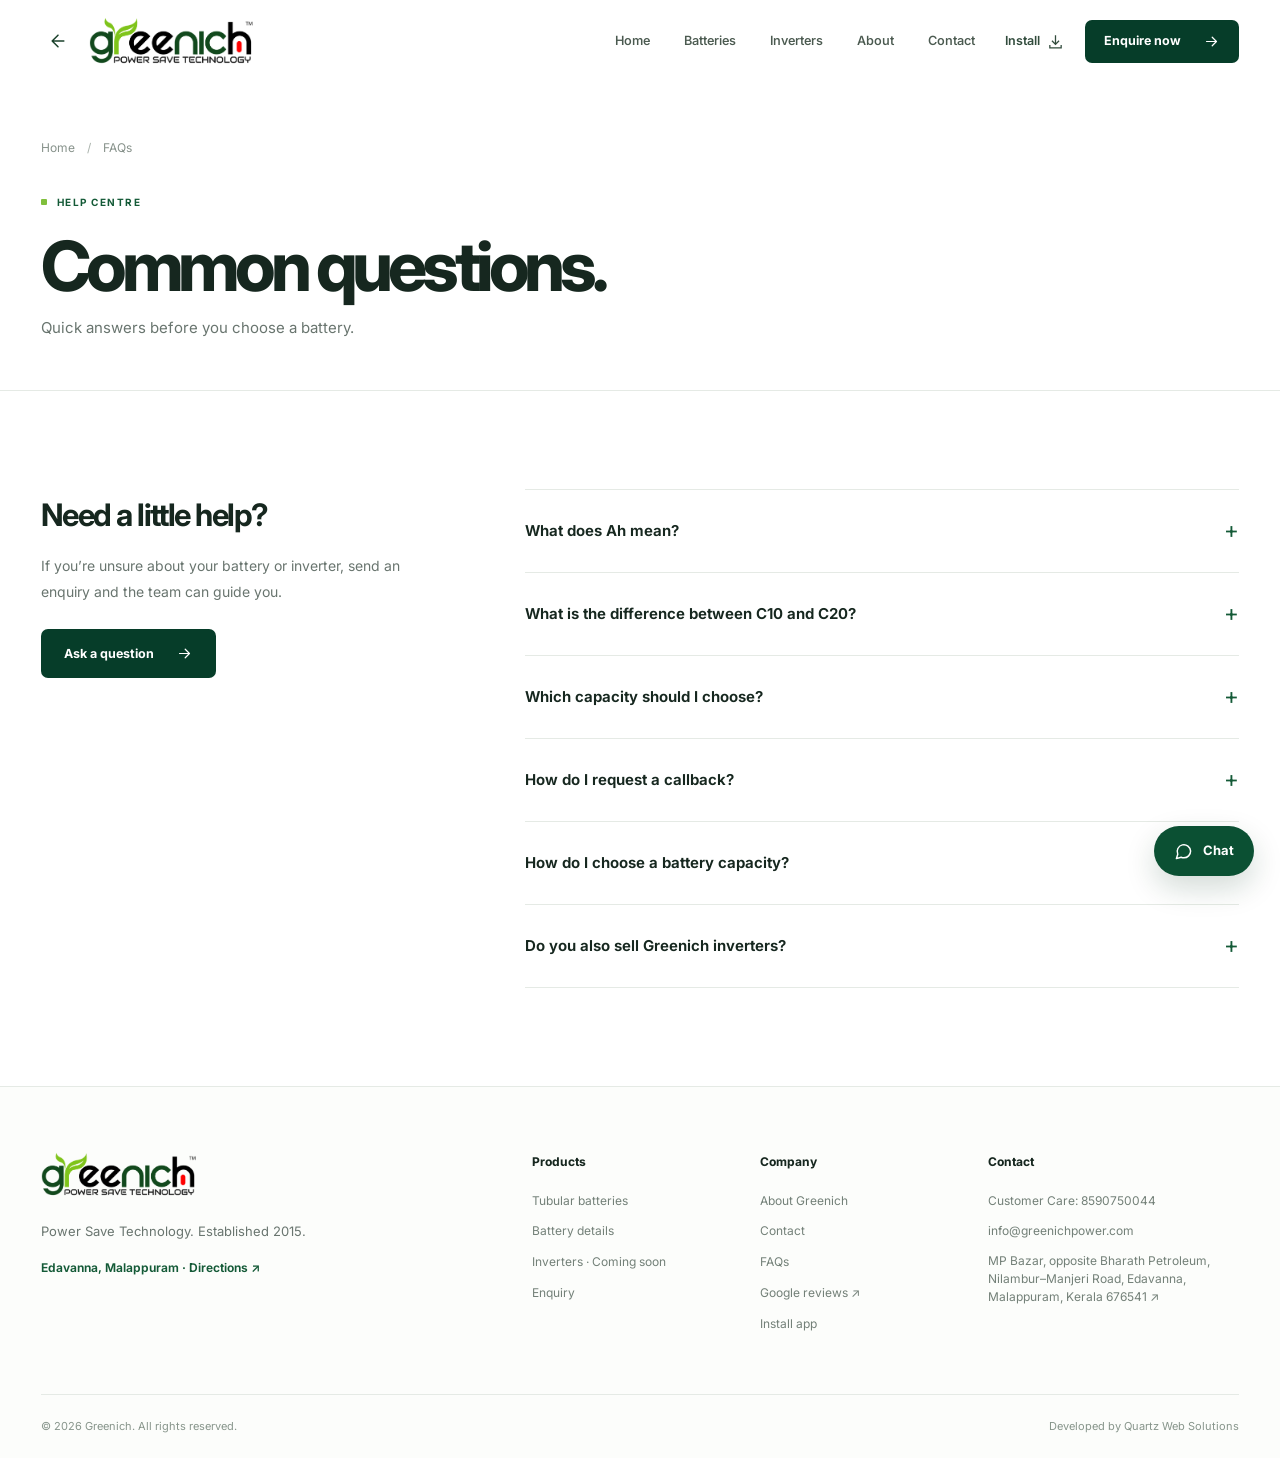
<file: faq.html>
<!DOCTYPE html>

<html lang="en"><head>
<meta charset="utf-8"/><meta content="width=device-width,initial-scale=1,viewport-fit=cover" name="viewport"/>
<meta content="#ffffff" name="theme-color"/><meta content="light" name="color-scheme"/>
<title>FAQs | Greenich Batteries</title><meta content="Answers to common Greenich inverter battery questions." name="description"/>
<meta content="FAQs | Greenich Batteries" property="og:title"/><meta content="Answers to common Greenich inverter battery questions." property="og:description"/><meta content="website" property="og:type"/><meta content="assets/greenich-battery-angle.webp" property="og:image"/>
<link href="assets/favicon.png" rel="icon" type="image/png"/><link href="assets/icon-192.png" rel="apple-touch-icon"/><link href="manifest.webmanifest" rel="manifest"/>
<link href="https://fonts.googleapis.com" rel="preconnect"/><link crossorigin="" href="https://fonts.gstatic.com" rel="preconnect"/>
<link href="https://fonts.googleapis.com/css2?family=Inter:wght@400;450;500;550;600;650;700;750;800&amp;display=swap" rel="stylesheet"/>
<link href="styles.css" rel="stylesheet"/><script defer="" src="config.js"></script><script defer="" src="app.js"></script>
</head><body data-page="faq.html">
<a class="skip" href="#main">Skip to content</a>
<header class="site-header"><div class="shell header-layout"><div class="header-brand"><button aria-label="Go back" class="header-back" data-fallback="batteries.html" data-go-back="" title="Back" type="button"><svg aria-hidden="true" fill="none" height="20" stroke="currentColor" stroke-linecap="round" stroke-linejoin="round" stroke-width="1.8" viewbox="0 0 24 24" width="20"><path d="M19 12H5m7-7-7 7 7 7"></path></svg></button><a aria-label="Greenich home" class="logo" href="index.html"><img alt="Greenich Power Save Technology" height="49" src="assets/greenich-logo.webp" width="166"/></a></div>

<nav aria-label="Main navigation" class="desktop-nav"><a class="" href="index.html">Home</a><a class="" href="batteries.html">Batteries</a><a class="" href="inverters.html">Inverters</a><a class="" href="about.html">About</a><a class="" href="contact.html">Contact</a></nav>
<div class="header-right"><button class="install-action" data-install="" type="button">Install <svg aria-hidden="true" fill="none" height="17" stroke="currentColor" stroke-width="1.8" viewbox="0 0 24 24" width="17"><path d="M12 3v13m-5-5 5 5 5-5M4 17v4h16v-4"></path></svg></button><a class="button button-dark header-enquiry" href="order.html">Enquire now <svg aria-hidden="true" fill="none" height="17" stroke="currentColor" stroke-linecap="round" stroke-linejoin="round" stroke-width="1.75" viewbox="0 0 24 24" width="17"><path d="M5 12h14M13 6l6 6-6 6"></path></svg></a><button aria-controls="mobile-nav" aria-expanded="false" aria-label="Open menu" class="menu-button" id="menu-button"><span></span><span></span></button></div>
</div><div class="mobile-nav" id="mobile-nav"><nav aria-label="Mobile navigation"><a class="" href="index.html">Home<span>↗</span></a><a class="" href="batteries.html">Batteries<span>↗</span></a><a class="" href="inverters.html">Inverters<span>↗</span></a><a class="" href="about.html">About<span>↗</span></a><a class="" href="contact.html">Contact<span>↗</span></a><a class="mobile-enquire" href="order.html">Enquire now <svg aria-hidden="true" fill="none" height="17" stroke="currentColor" stroke-linecap="round" stroke-linejoin="round" stroke-width="1.75" viewbox="0 0 24 24" width="17"><path d="M5 12h14M13 6l6 6-6 6"></path></svg></a><button data-install="" type="button">Install website <span>↓</span></button></nav></div></header>
<main id="main"><section class="simple-page-head"><div class="shell"><div class="breadcrumb"><a href="index.html">Home</a><span>/</span>FAQs</div><div class="kicker"><i></i> HELP CENTRE</div><h1>Common questions.</h1><p>Quick answers before you choose a battery.</p></div></section><section class="content-section faq-section"><div class="shell faq-layout"><div class="faq-head"><h2>Need a little help?</h2><p>If you’re unsure about your battery or inverter, send an enquiry and the team can guide you.</p><a class="button button-dark" href="order.html">Ask a question <svg aria-hidden="true" fill="none" height="17" stroke="currentColor" stroke-linecap="round" stroke-linejoin="round" stroke-width="1.75" viewbox="0 0 24 24" width="17"><path d="M5 12h14M13 6l6 6-6 6"></path></svg></a></div><div class="faqs"><details><summary>What does Ah mean?<span>+</span></summary><p>Ah stands for ampere-hour. It describes battery capacity under specified conditions. Backup time also depends on your load and inverter.</p></details><details><summary>What is the difference between C10 and C20?<span>+</span></summary><p>C10 and C20 are capacity rating formats based on different discharge durations. Ask the team which model is appropriate for your inverter.</p></details><details><summary>Which capacity should I choose?<span>+</span></summary><p>The best choice depends on your inverter, the appliances you use and desired backup duration. Share these details in the enquiry form.</p></details><details><summary>How do I request a callback? <span>+</span></summary><p>Open Enquiry, select Request callback and share your phone number. Our team can contact you.</p></details><details><summary>How do I choose a battery capacity? <span>+</span></summary><p>Consider your appliance load, inverter and desired backup time. Our team can help you choose.</p></details><details><summary>Do you also sell Greenich inverters?<span>+</span></summary><p>Greenich inverters are coming soon. The current range includes tubular batteries.</p></details></div></div></section></main>
<footer class="footer"><div class="shell"><div class="footer-main"><div class="footer-about"><img alt="Greenich" height="44" src="assets/greenich-logo.webp" width="151"/><p>Power Save Technology. Established 2015.</p><a href="https://maps.app.goo.gl/zEXoSTUocccxiNTk6?g_st=awb" rel="noopener noreferrer" target="_blank">Edavanna, Malappuram · Directions ↗</a></div>
<div class="footer-links"><h3>Products</h3><a href="batteries.html">Tubular batteries</a><a href="product.html">Battery details</a><a href="inverters.html">Inverters · Coming soon</a><a href="order.html">Enquiry</a></div>
<div class="footer-links"><h3>Company</h3><a href="about.html">About Greenich</a><a href="contact.html">Contact</a><a href="faq.html">FAQs</a><a href="https://www.google.com/maps/search/?api=1&query=TATA%20Battery%20%26%20Inverter%20Shoppe%2C%20Edavanna%2C%20Kerala&query_place_id=ChIJYQritc45pjsRUhateYLqDmc" rel="noopener noreferrer" target="_blank">Google reviews ↗</a><button data-install="" type="button">Install app</button></div>
<div class="footer-links footer-contact"><h3>Contact</h3><a data-phone-link="" href="#"></a><a data-email-link="" href="#"></a><a href="https://maps.app.goo.gl/zEXoSTUocccxiNTk6?g_st=awb" rel="noopener noreferrer" target="_blank">MP Bazar, opposite Bharath Petroleum, Nilambur–Manjeri Road, Edavanna, Malappuram, Kerala 676541 ↗</a></div></div><div class="footer-bottom"><span>© <span data-year="">2026</span> Greenich. All rights reserved.</span><span>Developed by <a href="https://quartzwebsolutions.com" rel="noopener noreferrer" target="_blank">Quartz Web Solutions</a></span></div></div></footer>
<a aria-label="Chat with Greenich" class="floating-chat" href="https://wa.me/919744060044?text=Hello%20Greenich%2C%20I%20would%20like%20some%20information%20about%20your%20products%20and%20services.%20Could%20you%20please%20assist%20me%3F%20Thank%20you." rel="noopener noreferrer" target="_blank"><svg aria-hidden="true" fill="none" height="19" stroke="currentColor" stroke-linecap="round" stroke-linejoin="round" stroke-width="1.85" viewbox="0 0 24 24" width="19"><path d="M21 11.5a8.5 8.5 0 0 1-8.5 8.5 9 9 0 0 1-3.5-.75L3 21l1.75-5.6A8.5 8.5 0 1 1 21 11.5Z"></path></svg><span>Chat</span></a><div class="install-overlay" id="install-overlay" role="presentation"><div aria-labelledby="install-title" aria-modal="true" class="install-panel" role="dialog"><button aria-label="Close" class="close-install" id="close-install" type="button">×</button><img alt="" height="64" src="assets/icon-192.png" width="64"/><h2 id="install-title">Install Greenich</h2><p id="install-instructions">Add Greenich to your home screen for quick access.</p><button class="button button-dark" hidden="" id="install-native" type="button">Install app <svg aria-hidden="true" fill="none" height="17" stroke="currentColor" stroke-linecap="round" stroke-linejoin="round" stroke-width="1.75" viewbox="0 0 24 24" width="17"><path d="M5 12h14M13 6l6 6-6 6"></path></svg></button></div></div><div class="toast" id="toast" role="status"></div>
</body></html>
</file>
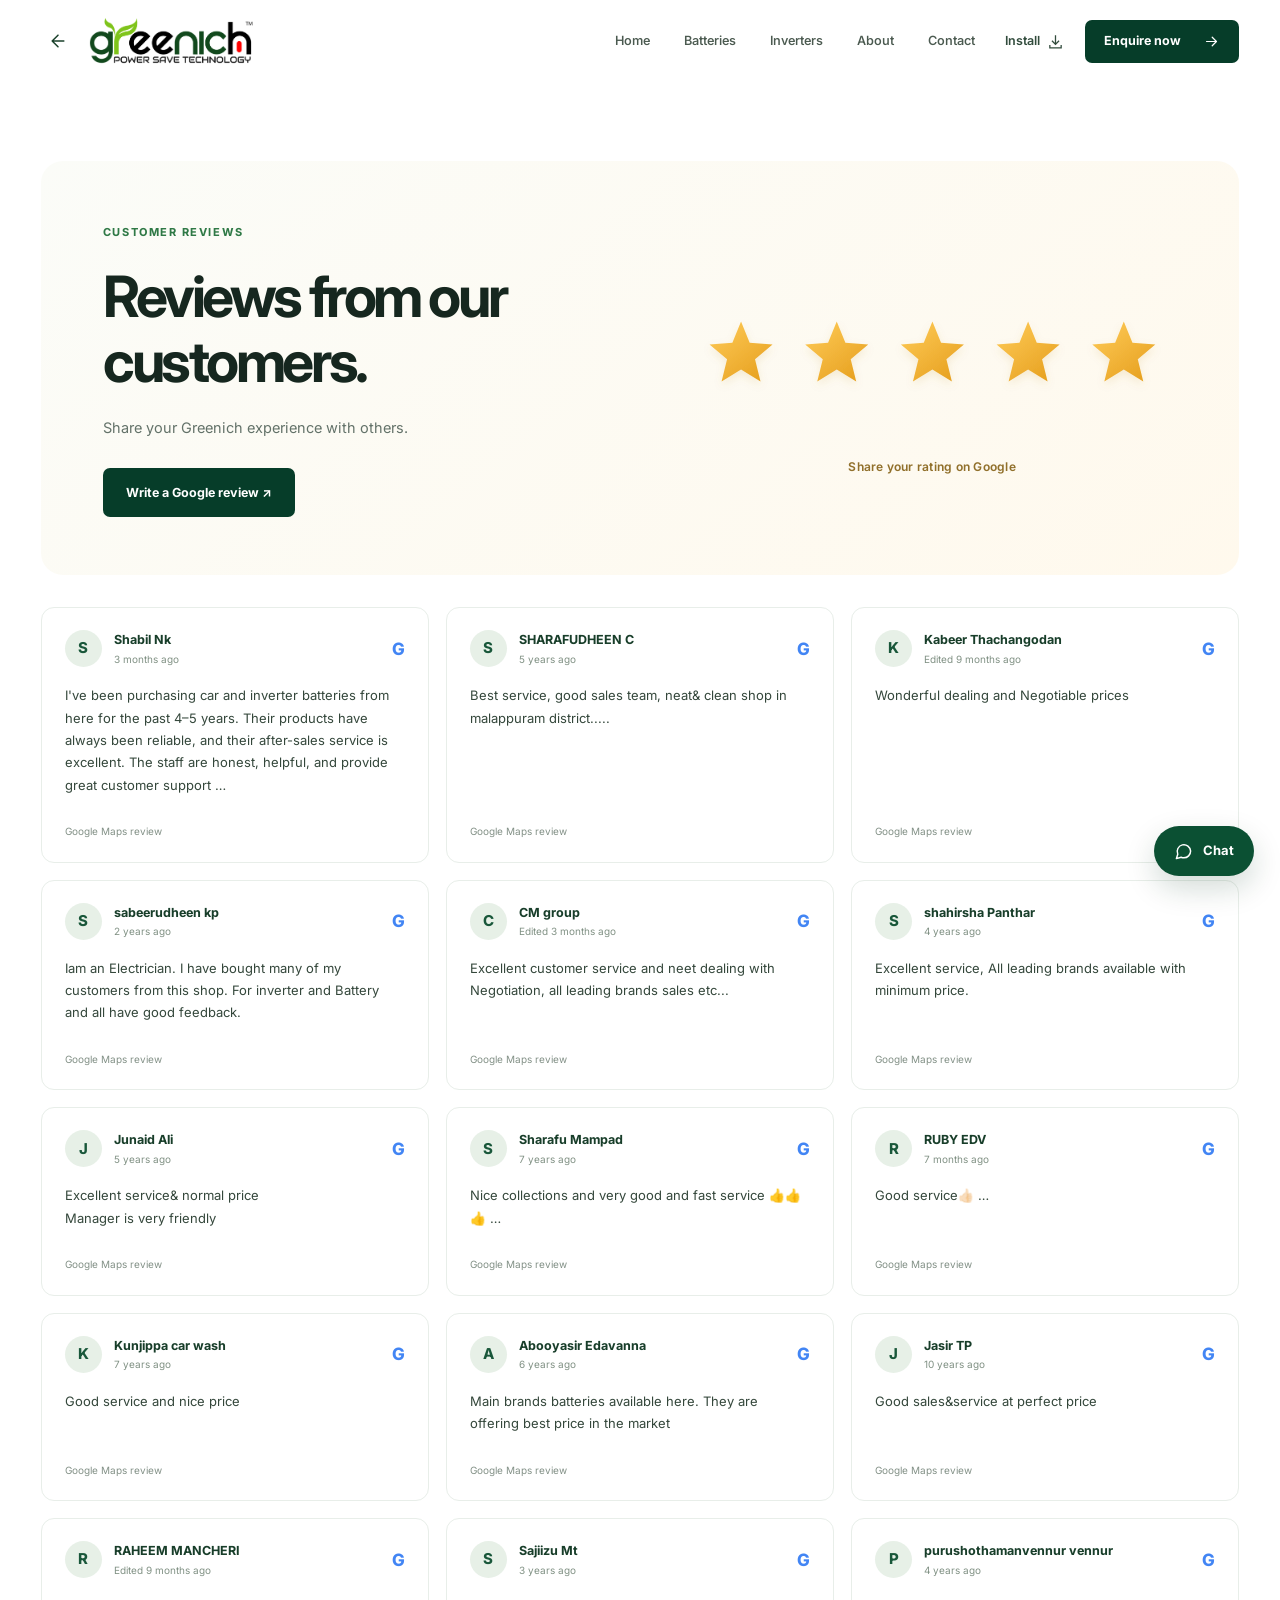
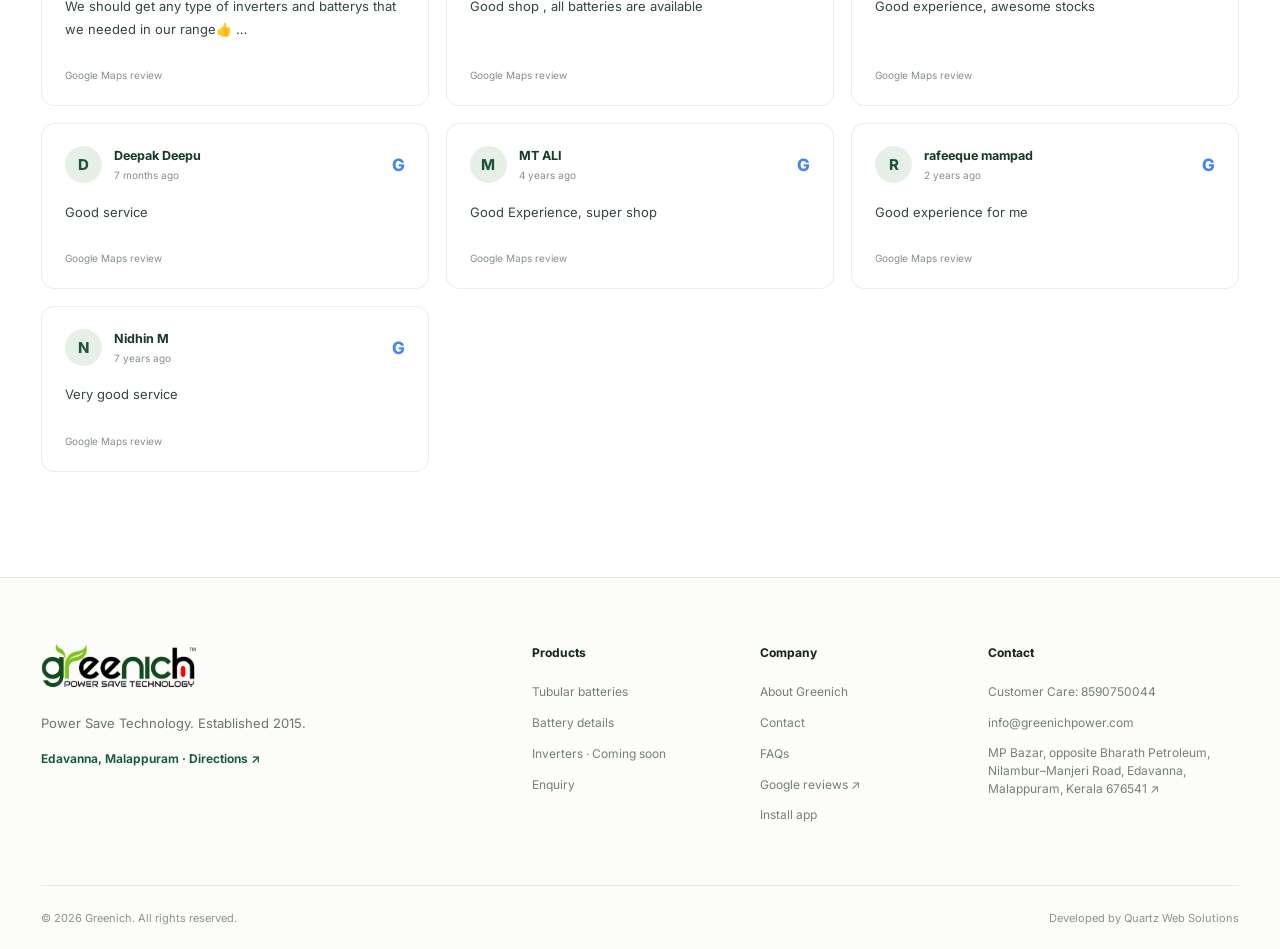
<file: feedback.html>
<!DOCTYPE html>

<html lang="en"><head>
<meta charset="utf-8"/><meta content="width=device-width,initial-scale=1,viewport-fit=cover" name="viewport"/>
<meta content="#ffffff" name="theme-color"/><meta content="light" name="color-scheme"/>
<title>Reviews | Greenich</title><meta content="Share your feedback about Greenich products and service." name="description"/>
<meta content="Customer Feedback | Greenich" property="og:title"/><meta content="Share your feedback about Greenich products and service." property="og:description"/><meta content="website" property="og:type"/><meta content="assets/greenich-battery-angle.webp" property="og:image"/>
<link href="assets/favicon.png" rel="icon" type="image/png"/><link href="assets/icon-192.png" rel="apple-touch-icon"/><link href="manifest.webmanifest" rel="manifest"/>
<link href="https://fonts.googleapis.com" rel="preconnect"/><link crossorigin="" href="https://fonts.gstatic.com" rel="preconnect"/>
<link href="https://fonts.googleapis.com/css2?family=Inter:wght@400;450;500;550;600;650;700;750;800&amp;display=swap" rel="stylesheet"/>
<link href="styles.css" rel="stylesheet"/><script defer="" src="config.js"></script><script defer="" src="app.js"></script>
</head><body data-page="feedback.html">
<a class="skip" href="#main">Skip to content</a>
<header class="site-header"><div class="shell header-layout"><div class="header-brand"><button aria-label="Go back" class="header-back" data-fallback="index.html" data-go-back="" title="Back" type="button"><svg aria-hidden="true" fill="none" height="20" stroke="currentColor" stroke-linecap="round" stroke-linejoin="round" stroke-width="1.8" viewbox="0 0 24 24" width="20"><path d="M19 12H5m7-7-7 7 7 7"></path></svg></button><a aria-label="Greenich home" class="logo" href="index.html"><img alt="Greenich Power Save Technology" height="49" src="assets/greenich-logo.webp" width="166"/></a></div>
<nav aria-label="Main navigation" class="desktop-nav"><a class="" href="index.html">Home</a><a class="" href="batteries.html">Batteries</a><a class="" href="inverters.html">Inverters</a><a class="" href="about.html">About</a><a class="" href="contact.html">Contact</a></nav>
<div class="header-right"><button class="install-action" data-install="" type="button">Install <svg aria-hidden="true" fill="none" height="17" stroke="currentColor" stroke-width="1.8" viewbox="0 0 24 24" width="17"><path d="M12 3v13m-5-5 5 5 5-5M4 17v4h16v-4"></path></svg></button><a class="button button-dark header-enquiry" href="order.html">Enquire now <svg aria-hidden="true" fill="none" height="17" stroke="currentColor" stroke-linecap="round" stroke-linejoin="round" stroke-width="1.75" viewbox="0 0 24 24" width="17"><path d="M5 12h14M13 6l6 6-6 6"></path></svg></a><button aria-controls="mobile-nav" aria-expanded="false" aria-label="Open menu" class="menu-button" id="menu-button"><span></span><span></span></button></div>
</div><div class="mobile-nav" id="mobile-nav"><nav aria-label="Mobile navigation"><a class="" href="index.html">Home<span>↗</span></a><a class="" href="batteries.html">Batteries<span>↗</span></a><a class="" href="inverters.html">Inverters<span>↗</span></a><a class="" href="about.html">About<span>↗</span></a><a class="" href="contact.html">Contact<span>↗</span></a><a class="mobile-enquire" href="order.html">Enquire now <svg aria-hidden="true" fill="none" height="17" stroke="currentColor" stroke-linecap="round" stroke-linejoin="round" stroke-width="1.75" viewbox="0 0 24 24" width="17"><path d="M5 12h14M13 6l6 6-6 6"></path></svg></a><button data-install="" type="button">Install website <span>↓</span></button></nav></div></header>
<main id="main"><section aria-labelledby="review-page-heading" class="hp-reviews" style="padding-top:78px"><div class="shell"><div class="hp-reviews-box"><div class="hp-reviews-text"><span class="hp-eyebrow">CUSTOMER REVIEWS</span><h1 id="review-page-heading" style="font-size:clamp(36px,5vw,57px);line-height:1.15;letter-spacing:-.06em;margin:20px 0">Reviews from our customers.</h1><p>Share your Greenich experience with others.</p><a class="button button-dark" href="https://search.google.com/local/writereview?placeid=ChIJYQritc45pjsRUhateYLqDmc" rel="noopener noreferrer" target="_blank">Write a Google review ↗</a></div><div class="hp-reviews-image"><img alt="Five golden review stars" height="450" src="assets/five-star-review.svg" width="1320"/><span>Share your rating on Google</span></div></div><div aria-label="Customer reviews" class="customer-reviews-grid"><article class="customer-review-card google-review-card"><div class="review-card-top"><span aria-hidden="true" class="review-avatar">S</span><div class="review-person"><strong class="reviewer-name">Shabil Nk</strong><span class="review-when">3 months ago</span></div><span aria-label="Google review" class="review-google-badge">G</span></div><blockquote><p>I've been purchasing car and inverter batteries from here for the past 4–5 years. Their products have always been reliable, and their after-sales service is excellent. The staff are honest, helpful, and provide great customer support …</p></blockquote><div class="review-card-source">Google Maps review</div></article>
<article class="customer-review-card google-review-card"><div class="review-card-top"><span aria-hidden="true" class="review-avatar">S</span><div class="review-person"><strong class="reviewer-name">SHARAFUDHEEN C</strong><span class="review-when">5 years ago</span></div><span aria-label="Google review" class="review-google-badge">G</span></div><blockquote><p>Best service, good sales team, neat&amp; clean shop in malappuram district.....</p></blockquote><div class="review-card-source">Google Maps review</div></article>
<article class="customer-review-card google-review-card"><div class="review-card-top"><span aria-hidden="true" class="review-avatar">K</span><div class="review-person"><strong class="reviewer-name">Kabeer Thachangodan</strong><span class="review-when">Edited 9 months ago</span></div><span aria-label="Google review" class="review-google-badge">G</span></div><blockquote><p>Wonderful dealing and Negotiable prices</p></blockquote><div class="review-card-source">Google Maps review</div></article>
<article class="customer-review-card google-review-card"><div class="review-card-top"><span aria-hidden="true" class="review-avatar">S</span><div class="review-person"><strong class="reviewer-name">sabeerudheen kp</strong><span class="review-when">2 years ago</span></div><span aria-label="Google review" class="review-google-badge">G</span></div><blockquote><p>Iam an Electrician. I have bought many of my customers from this shop. For inverter and Battery and all have good feedback.</p></blockquote><div class="review-card-source">Google Maps review</div></article>
<article class="customer-review-card google-review-card"><div class="review-card-top"><span aria-hidden="true" class="review-avatar">C</span><div class="review-person"><strong class="reviewer-name">CM group</strong><span class="review-when">Edited 3 months ago</span></div><span aria-label="Google review" class="review-google-badge">G</span></div><blockquote><p>Excellent customer service and neet dealing with Negotiation, all leading brands sales etc...</p></blockquote><div class="review-card-source">Google Maps review</div></article>
<article class="customer-review-card google-review-card"><div class="review-card-top"><span aria-hidden="true" class="review-avatar">S</span><div class="review-person"><strong class="reviewer-name">shahirsha Panthar</strong><span class="review-when">4 years ago</span></div><span aria-label="Google review" class="review-google-badge">G</span></div><blockquote><p>Excellent service, All leading brands available with minimum price.</p></blockquote><div class="review-card-source">Google Maps review</div></article>
<article class="customer-review-card google-review-card"><div class="review-card-top"><span aria-hidden="true" class="review-avatar">J</span><div class="review-person"><strong class="reviewer-name">Junaid Ali</strong><span class="review-when">5 years ago</span></div><span aria-label="Google review" class="review-google-badge">G</span></div><blockquote><p>Excellent service&amp; normal price<br/>Manager is very friendly</p></blockquote><div class="review-card-source">Google Maps review</div></article>
<article class="customer-review-card google-review-card"><div class="review-card-top"><span aria-hidden="true" class="review-avatar">S</span><div class="review-person"><strong class="reviewer-name">Sharafu Mampad</strong><span class="review-when">7 years ago</span></div><span aria-label="Google review" class="review-google-badge">G</span></div><blockquote><p>Nice collections and very good and fast service 👍👍👍 …</p></blockquote><div class="review-card-source">Google Maps review</div></article>
<article class="customer-review-card google-review-card"><div class="review-card-top"><span aria-hidden="true" class="review-avatar">R</span><div class="review-person"><strong class="reviewer-name">RUBY EDV</strong><span class="review-when">7 months ago</span></div><span aria-label="Google review" class="review-google-badge">G</span></div><blockquote><p>Good service👍🏻 …</p></blockquote><div class="review-card-source">Google Maps review</div></article>
<article class="customer-review-card google-review-card"><div class="review-card-top"><span aria-hidden="true" class="review-avatar">K</span><div class="review-person"><strong class="reviewer-name">Kunjippa car wash</strong><span class="review-when">7 years ago</span></div><span aria-label="Google review" class="review-google-badge">G</span></div><blockquote><p>Good service and nice price</p></blockquote><div class="review-card-source">Google Maps review</div></article>
<article class="customer-review-card google-review-card"><div class="review-card-top"><span aria-hidden="true" class="review-avatar">A</span><div class="review-person"><strong class="reviewer-name">Abooyasir Edavanna</strong><span class="review-when">6 years ago</span></div><span aria-label="Google review" class="review-google-badge">G</span></div><blockquote><p>Main brands batteries available here. They are offering best price in the market</p></blockquote><div class="review-card-source">Google Maps review</div></article>
<article class="customer-review-card google-review-card"><div class="review-card-top"><span aria-hidden="true" class="review-avatar">J</span><div class="review-person"><strong class="reviewer-name">Jasir TP</strong><span class="review-when">10 years ago</span></div><span aria-label="Google review" class="review-google-badge">G</span></div><blockquote><p>Good sales&amp;service at perfect price</p></blockquote><div class="review-card-source">Google Maps review</div></article>
<article class="customer-review-card google-review-card"><div class="review-card-top"><span aria-hidden="true" class="review-avatar">R</span><div class="review-person"><strong class="reviewer-name">RAHEEM MANCHERI</strong><span class="review-when">Edited 9 months ago</span></div><span aria-label="Google review" class="review-google-badge">G</span></div><blockquote><p>We should get any type of inverters and batterys that we needed in our range👍 …</p></blockquote><div class="review-card-source">Google Maps review</div></article>
<article class="customer-review-card google-review-card"><div class="review-card-top"><span aria-hidden="true" class="review-avatar">S</span><div class="review-person"><strong class="reviewer-name">Sajiizu Mt</strong><span class="review-when">3 years ago</span></div><span aria-label="Google review" class="review-google-badge">G</span></div><blockquote><p>Good shop , all batteries are available</p></blockquote><div class="review-card-source">Google Maps review</div></article>
<article class="customer-review-card google-review-card"><div class="review-card-top"><span aria-hidden="true" class="review-avatar">P</span><div class="review-person"><strong class="reviewer-name">purushothamanvennur vennur</strong><span class="review-when">4 years ago</span></div><span aria-label="Google review" class="review-google-badge">G</span></div><blockquote><p>Good experience, awesome stocks</p></blockquote><div class="review-card-source">Google Maps review</div></article>
<article class="customer-review-card google-review-card"><div class="review-card-top"><span aria-hidden="true" class="review-avatar">D</span><div class="review-person"><strong class="reviewer-name">Deepak Deepu</strong><span class="review-when">7 months ago</span></div><span aria-label="Google review" class="review-google-badge">G</span></div><blockquote><p>Good service</p></blockquote><div class="review-card-source">Google Maps review</div></article>
<article class="customer-review-card google-review-card"><div class="review-card-top"><span aria-hidden="true" class="review-avatar">M</span><div class="review-person"><strong class="reviewer-name">MT ALI</strong><span class="review-when">4 years ago</span></div><span aria-label="Google review" class="review-google-badge">G</span></div><blockquote><p>Good Experience,  super shop</p></blockquote><div class="review-card-source">Google Maps review</div></article>
<article class="customer-review-card google-review-card"><div class="review-card-top"><span aria-hidden="true" class="review-avatar">R</span><div class="review-person"><strong class="reviewer-name">rafeeque mampad</strong><span class="review-when">2 years ago</span></div><span aria-label="Google review" class="review-google-badge">G</span></div><blockquote><p>Good experience for me</p></blockquote><div class="review-card-source">Google Maps review</div></article>
<article class="customer-review-card google-review-card"><div class="review-card-top"><span aria-hidden="true" class="review-avatar">N</span><div class="review-person"><strong class="reviewer-name">Nidhin M</strong><span class="review-when">7 years ago</span></div><span aria-label="Google review" class="review-google-badge">G</span></div><blockquote><p>Very good service</p></blockquote><div class="review-card-source">Google Maps review</div></article></div></div></section></main>
<footer class="footer"><div class="shell"><div class="footer-main"><div class="footer-about"><img alt="Greenich" height="44" src="assets/greenich-logo.webp" width="151"/><p>Power Save Technology. Established 2015.</p><a href="https://maps.app.goo.gl/zEXoSTUocccxiNTk6?g_st=awb" rel="noopener noreferrer" target="_blank">Edavanna, Malappuram · Directions ↗</a></div>
<div class="footer-links"><h3>Products</h3><a href="batteries.html">Tubular batteries</a><a href="product.html">Battery details</a><a href="inverters.html">Inverters · Coming soon</a><a href="order.html">Enquiry</a></div>
<div class="footer-links"><h3>Company</h3><a href="about.html">About Greenich</a><a href="contact.html">Contact</a><a href="faq.html">FAQs</a><a href="https://www.google.com/maps/search/?api=1&amp;query=TATA%20Battery%20%26%20Inverter%20Shoppe%2C%20Edavanna%2C%20Kerala&amp;query_place_id=ChIJYQritc45pjsRUhateYLqDmc" rel="noopener noreferrer" target="_blank">Google reviews ↗</a><button data-install="" type="button">Install app</button></div>
<div class="footer-links footer-contact"><h3>Contact</h3><a data-phone-link="" href="#"></a><a data-email-link="" href="#"></a><a href="https://maps.app.goo.gl/zEXoSTUocccxiNTk6?g_st=awb" rel="noopener noreferrer" target="_blank">MP Bazar, opposite Bharath Petroleum, Nilambur–Manjeri Road, Edavanna, Malappuram, Kerala 676541 ↗</a></div></div><div class="footer-bottom"><span>© <span data-year="">2026</span> Greenich. All rights reserved.</span><span>Developed by <a href="https://quartzwebsolutions.com" rel="noopener noreferrer" target="_blank">Quartz Web Solutions</a></span></div></div></footer>
<a aria-label="Chat with Greenich" class="floating-chat" href="https://wa.me/919744060044?text=Hello%20Greenich%2C%20I%20would%20like%20some%20information%20about%20your%20products%20and%20services.%20Could%20you%20please%20assist%20me%3F%20Thank%20you." rel="noopener noreferrer" target="_blank"><svg aria-hidden="true" fill="none" height="19" stroke="currentColor" stroke-linecap="round" stroke-linejoin="round" stroke-width="1.85" viewbox="0 0 24 24" width="19"><path d="M21 11.5a8.5 8.5 0 0 1-8.5 8.5 9 9 0 0 1-3.5-.75L3 21l1.75-5.6A8.5 8.5 0 1 1 21 11.5Z"></path></svg><span>Chat</span></a><div class="install-overlay" id="install-overlay" role="presentation"><div aria-labelledby="install-title" aria-modal="true" class="install-panel" role="dialog"><button aria-label="Close" class="close-install" id="close-install" type="button">×</button><img alt="" height="64" src="assets/icon-192.png" width="64"/><h2 id="install-title">Install Greenich</h2><p id="install-instructions">Add Greenich to your home screen for quick access.</p><button class="button button-dark" hidden="" id="install-native" type="button">Install app <svg aria-hidden="true" fill="none" height="17" stroke="currentColor" stroke-linecap="round" stroke-linejoin="round" stroke-width="1.75" viewbox="0 0 24 24" width="17"><path d="M5 12h14M13 6l6 6-6 6"></path></svg></button></div></div><div class="toast" id="toast" role="status"></div>
</body></html>
</file>
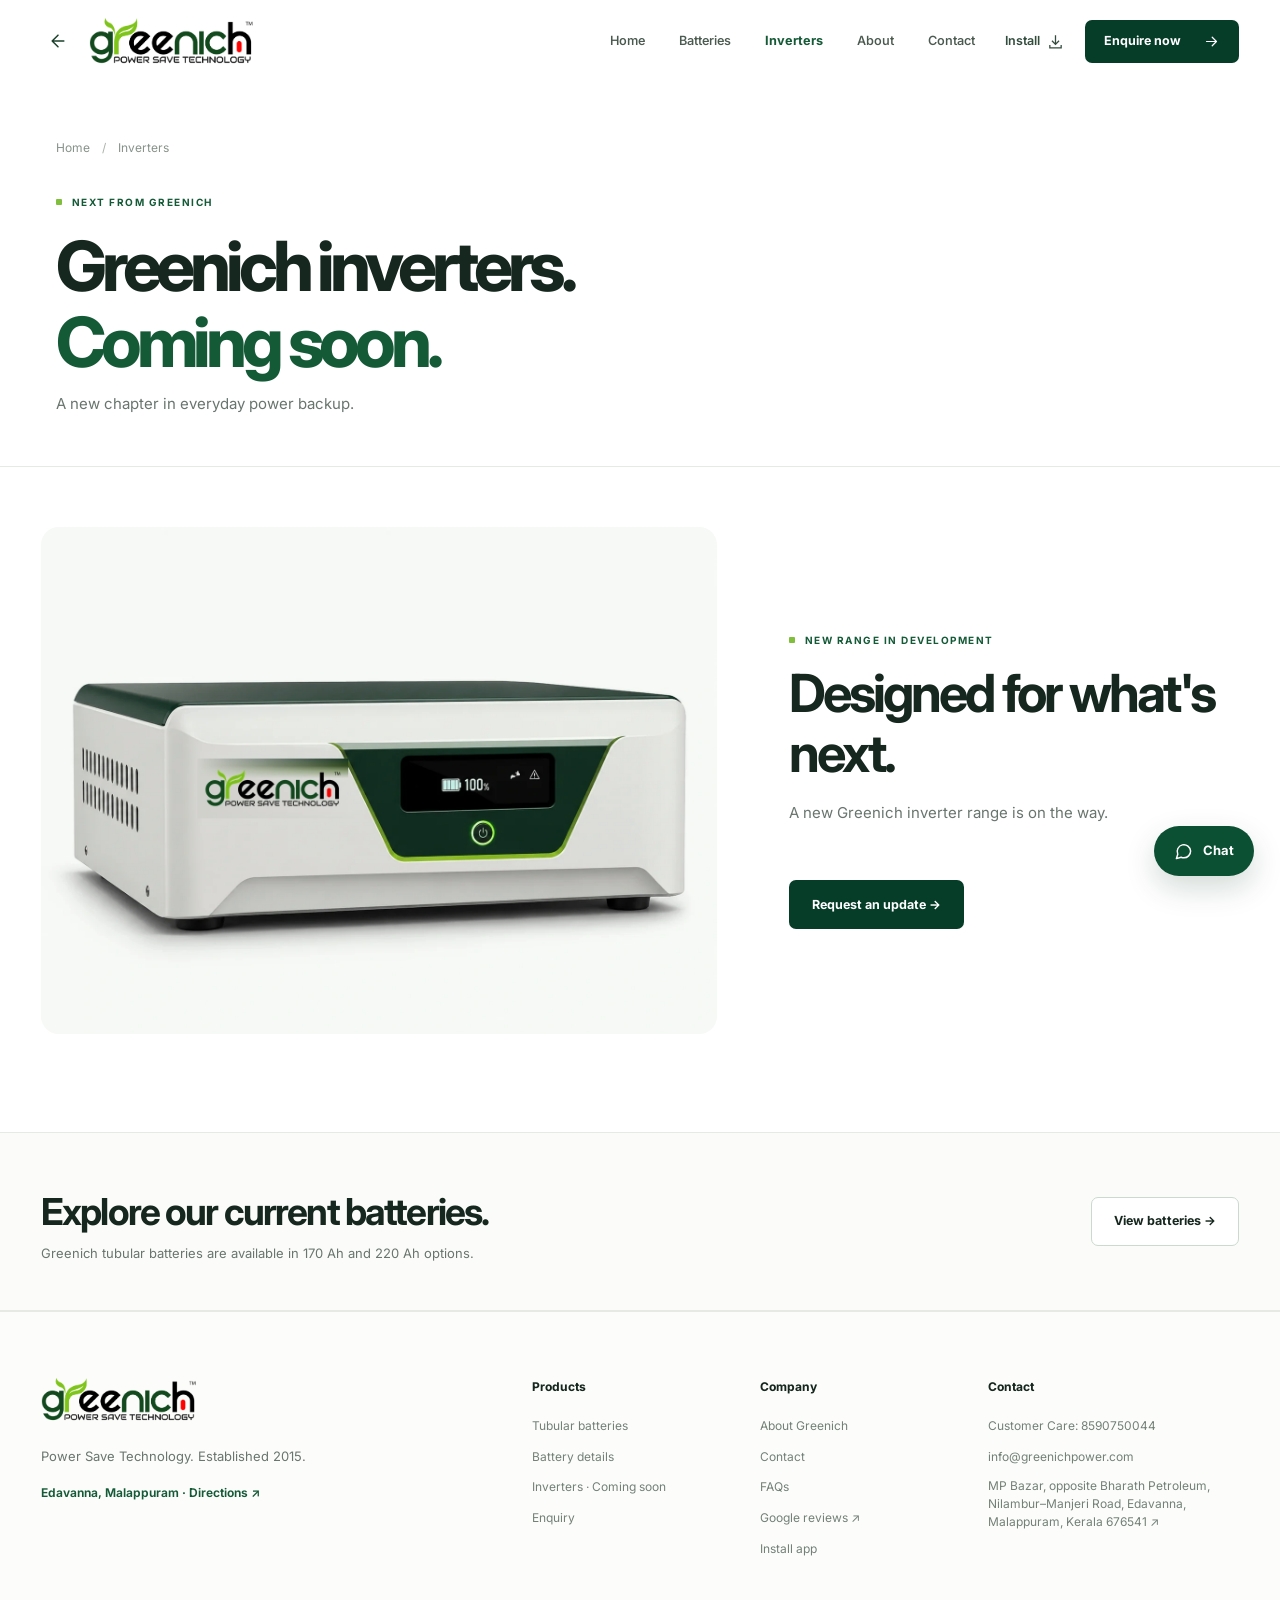
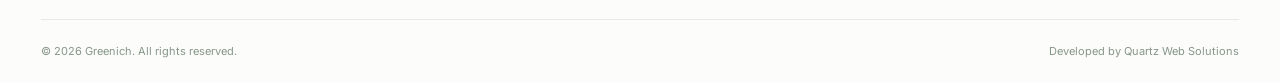
<file: inverters.html>
<!DOCTYPE html>

<html lang="en"><head>
<meta charset="utf-8"/><meta content="width=device-width,initial-scale=1,viewport-fit=cover" name="viewport"/>
<meta content="#ffffff" name="theme-color"/><meta content="light" name="color-scheme"/>
<title>Greenich Inverters | Coming Soon</title><meta content="Greenich inverter range is coming soon. Discover the upcoming Greenich inverter range." name="description"/>
<meta content="Greenich Inverters | Coming Soon" property="og:title"/><meta content="Greenich inverter range is coming soon. Discover the upcoming Greenich inverter range." property="og:description"/><meta content="website" property="og:type"/><meta content="assets/greenich-battery-angle.webp" property="og:image"/>
<link href="assets/favicon.png" rel="icon" type="image/png"/><link href="assets/icon-192.png" rel="apple-touch-icon"/><link href="manifest.webmanifest" rel="manifest"/>
<link href="https://fonts.googleapis.com" rel="preconnect"/><link crossorigin="" href="https://fonts.gstatic.com" rel="preconnect"/>
<link href="https://fonts.googleapis.com/css2?family=Inter:wght@400;450;500;550;600;650;700;750;800&amp;display=swap" rel="stylesheet"/>
<link href="styles.css" rel="stylesheet"/><script defer="" src="config.js"></script><script defer="" src="app.js"></script>
</head><body data-page="about.html">
<a class="skip" href="#main">Skip to content</a>
<header class="site-header"><div class="shell header-layout"><div class="header-brand"><button aria-label="Go back" class="header-back" data-fallback="index.html" data-go-back="" title="Back" type="button"><svg aria-hidden="true" fill="none" height="20" stroke="currentColor" stroke-linecap="round" stroke-linejoin="round" stroke-width="1.8" viewbox="0 0 24 24" width="20"><path d="M19 12H5m7-7-7 7 7 7"></path></svg></button><a aria-label="Greenich home" class="logo" href="index.html"><img alt="Greenich Power Save Technology" height="49" src="assets/greenich-logo.webp" width="166"/></a></div>

<nav aria-label="Main navigation" class="desktop-nav"><a class="" href="index.html">Home</a><a class="" href="batteries.html">Batteries</a><a aria-current="page" class="active" href="inverters.html">Inverters</a><a class="" href="about.html">About</a><a class="" href="contact.html">Contact</a></nav>
<div class="header-right"><button class="install-action" data-install="" type="button">Install <svg aria-hidden="true" fill="none" height="17" stroke="currentColor" stroke-width="1.8" viewbox="0 0 24 24" width="17"><path d="M12 3v13m-5-5 5 5 5-5M4 17v4h16v-4"></path></svg></button><a class="button button-dark header-enquiry" href="order.html">Enquire now <svg aria-hidden="true" fill="none" height="17" stroke="currentColor" stroke-linecap="round" stroke-linejoin="round" stroke-width="1.75" viewbox="0 0 24 24" width="17"><path d="M5 12h14M13 6l6 6-6 6"></path></svg></a><button aria-controls="mobile-nav" aria-expanded="false" aria-label="Open menu" class="menu-button" id="menu-button"><span></span><span></span></button></div>
</div><div class="mobile-nav" id="mobile-nav"><nav aria-label="Mobile navigation"><a class="" href="index.html">Home<span>↗</span></a><a class="" href="batteries.html">Batteries<span>↗</span></a><a class="active" href="inverters.html">Inverters<span>↗</span></a><a class="" href="about.html">About<span>↗</span></a><a class="" href="contact.html">Contact<span>↗</span></a><a class="mobile-enquire" href="order.html">Enquire now <svg aria-hidden="true" fill="none" height="17" stroke="currentColor" stroke-linecap="round" stroke-linejoin="round" stroke-width="1.75" viewbox="0 0 24 24" width="17"><path d="M5 12h14M13 6l6 6-6 6"></path></svg></a><button data-install="" type="button">Install website <span>↓</span></button></nav></div></header>
<main id="main"><section class="simple-page-head inverter-intro"><div class="shell"><div class="breadcrumb"><a href="index.html">Home</a><span>/</span>Inverters</div><div class="kicker"><i></i> NEXT FROM GREENICH</div><h1>Greenich inverters.<br/><span>Coming soon.</span></h1><p>A new chapter in everyday power backup.</p></div></section>
<section class="content-section inverter-section"><div class="shell inverter-grid"><div class="inverter-large"><img alt="Greenich inverter coming soon" fetchpriority="high" height="1086" src="assets/greenich-inverter.webp" width="1448"/></div><div class="inverter-information"><div class="kicker"><i></i> NEW RANGE IN DEVELOPMENT</div><h2>Designed for what's next.</h2><p>A new Greenich inverter range is on the way.</p><a class="button button-dark" href="order.html&amp;message=I%20would%20like%20information%20about%20the%20upcoming%20Greenich%20inverter%20range.">Request an update →</a></div></div></section>
<section class="review-section"><div class="shell review-inner"><div><h2>Explore our current batteries.</h2><p>Greenich tubular batteries are available in 170 Ah and 220 Ah options.</p></div><a class="button button-light" href="batteries.html">View batteries →</a></div></section></main>
<footer class="footer"><div class="shell"><div class="footer-main"><div class="footer-about"><img alt="Greenich" height="44" src="assets/greenich-logo.webp" width="151"/><p>Power Save Technology. Established 2015.</p><a href="https://maps.app.goo.gl/zEXoSTUocccxiNTk6?g_st=awb" rel="noopener noreferrer" target="_blank">Edavanna, Malappuram · Directions ↗</a></div>
<div class="footer-links"><h3>Products</h3><a href="batteries.html">Tubular batteries</a><a href="product.html">Battery details</a><a href="inverters.html">Inverters · Coming soon</a><a href="order.html">Enquiry</a></div>
<div class="footer-links"><h3>Company</h3><a href="about.html">About Greenich</a><a href="contact.html">Contact</a><a href="faq.html">FAQs</a><a href="https://www.google.com/maps/search/?api=1&query=TATA%20Battery%20%26%20Inverter%20Shoppe%2C%20Edavanna%2C%20Kerala&query_place_id=ChIJYQritc45pjsRUhateYLqDmc" rel="noopener noreferrer" target="_blank">Google reviews ↗</a><button data-install="" type="button">Install app</button></div>
<div class="footer-links footer-contact"><h3>Contact</h3><a data-phone-link="" href="#"></a><a data-email-link="" href="#"></a><a href="https://maps.app.goo.gl/zEXoSTUocccxiNTk6?g_st=awb" rel="noopener noreferrer" target="_blank">MP Bazar, opposite Bharath Petroleum, Nilambur–Manjeri Road, Edavanna, Malappuram, Kerala 676541 ↗</a></div></div><div class="footer-bottom"><span>© <span data-year="">2026</span> Greenich. All rights reserved.</span><span>Developed by <a href="https://quartzwebsolutions.com" rel="noopener noreferrer" target="_blank">Quartz Web Solutions</a></span></div></div></footer>
<a aria-label="Chat with Greenich" class="floating-chat" href="https://wa.me/919744060044?text=Hello%20Greenich%2C%20I%20would%20like%20some%20information%20about%20your%20products%20and%20services.%20Could%20you%20please%20assist%20me%3F%20Thank%20you." rel="noopener noreferrer" target="_blank"><svg aria-hidden="true" fill="none" height="19" stroke="currentColor" stroke-linecap="round" stroke-linejoin="round" stroke-width="1.85" viewbox="0 0 24 24" width="19"><path d="M21 11.5a8.5 8.5 0 0 1-8.5 8.5 9 9 0 0 1-3.5-.75L3 21l1.75-5.6A8.5 8.5 0 1 1 21 11.5Z"></path></svg><span>Chat</span></a><div class="install-overlay" id="install-overlay" role="presentation"><div aria-labelledby="install-title" aria-modal="true" class="install-panel" role="dialog"><button aria-label="Close" class="close-install" id="close-install" type="button">×</button><img alt="" height="64" src="assets/icon-192.png" width="64"/><h2 id="install-title">Install Greenich</h2><p id="install-instructions">Add Greenich to your home screen for quick access.</p><button class="button button-dark" hidden="" id="install-native" type="button">Install app <svg aria-hidden="true" fill="none" height="17" stroke="currentColor" stroke-linecap="round" stroke-linejoin="round" stroke-width="1.75" viewbox="0 0 24 24" width="17"><path d="M5 12h14M13 6l6 6-6 6"></path></svg></button></div></div><div class="toast" id="toast" role="status"></div>
</body></html>
</file>
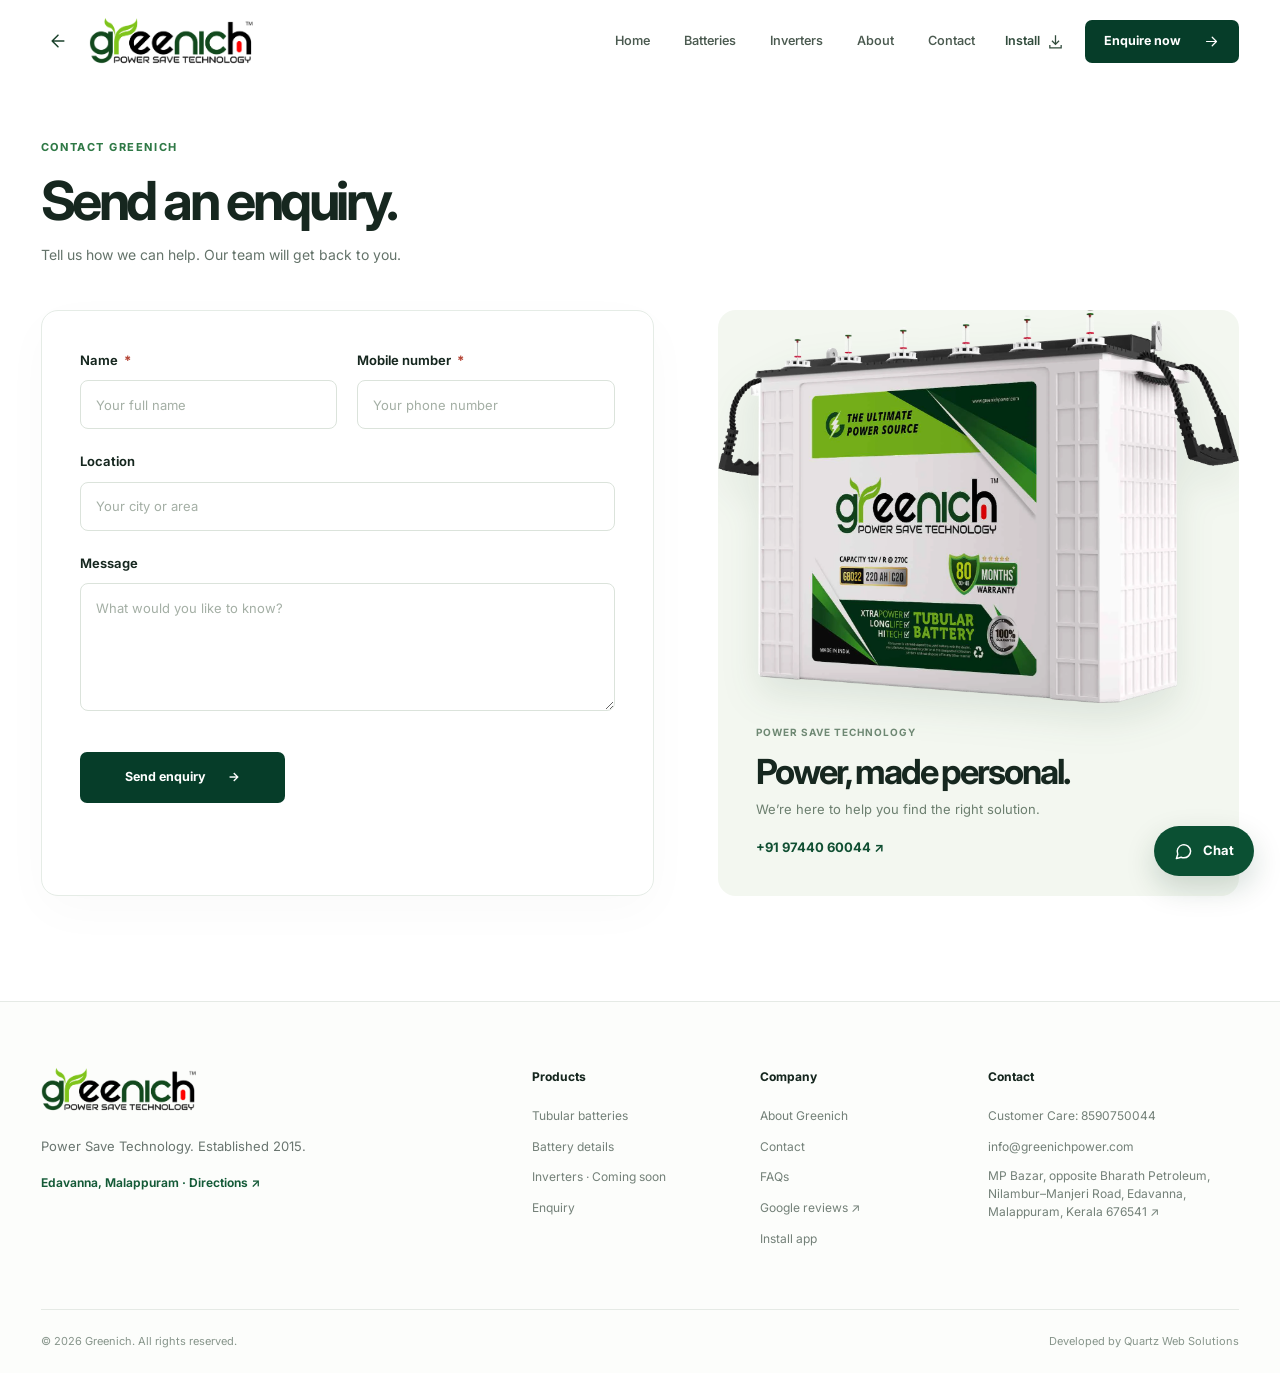
<file: order.html>
<!DOCTYPE html>

<html lang="en"><head>
<meta charset="utf-8"/><meta content="width=device-width,initial-scale=1,viewport-fit=cover" name="viewport"/>
<meta content="#ffffff" name="theme-color"/><meta content="light" name="color-scheme"/>
<title>Enquiry | Greenich</title><meta content="Contact Greenich with a simple enquiry. Share your name, number, location and message." name="description"/>
<meta content="Battery Enquiry | Greenich" property="og:title"/><meta content="Choose Greenich battery capacity, model and power requirements, then send an enquiry." property="og:description"/><meta content="website" property="og:type"/><meta content="assets/greenich-battery-angle.webp" property="og:image"/>
<link href="assets/favicon.png" rel="icon" type="image/png"/><link href="assets/icon-192.png" rel="apple-touch-icon"/><link href="manifest.webmanifest" rel="manifest"/>
<link href="https://fonts.googleapis.com" rel="preconnect"/><link crossorigin="" href="https://fonts.gstatic.com" rel="preconnect"/>
<link href="https://fonts.googleapis.com/css2?family=Inter:wght@400;450;500;550;600;650;700;750;800&amp;display=swap" rel="stylesheet"/>
<link href="styles.css" rel="stylesheet"/><script defer="" src="config.js"></script><script defer="" src="app.js"></script>
</head><body data-page="order.html">
<a class="skip" href="#main">Skip to content</a>
<header class="site-header"><div class="shell header-layout"><div class="header-brand"><button aria-label="Go back" class="header-back" data-fallback="product.html" data-go-back="" title="Back" type="button"><svg aria-hidden="true" fill="none" height="20" stroke="currentColor" stroke-linecap="round" stroke-linejoin="round" stroke-width="1.8" viewbox="0 0 24 24" width="20"><path d="M19 12H5m7-7-7 7 7 7"></path></svg></button><a aria-label="Greenich home" class="logo" href="index.html"><img alt="Greenich Power Save Technology" height="49" src="assets/greenich-logo.webp" width="166"/></a></div>
<nav aria-label="Main navigation" class="desktop-nav"><a class="" href="index.html">Home</a><a class="" href="batteries.html">Batteries</a><a class="" href="inverters.html">Inverters</a><a class="" href="about.html">About</a><a class="" href="contact.html">Contact</a></nav>
<div class="header-right"><button class="install-action" data-install="" type="button">Install <svg aria-hidden="true" fill="none" height="17" stroke="currentColor" stroke-width="1.8" viewbox="0 0 24 24" width="17"><path d="M12 3v13m-5-5 5 5 5-5M4 17v4h16v-4"></path></svg></button><a class="button button-dark header-enquiry" href="order.html">Enquire now <svg aria-hidden="true" fill="none" height="17" stroke="currentColor" stroke-linecap="round" stroke-linejoin="round" stroke-width="1.75" viewbox="0 0 24 24" width="17"><path d="M5 12h14M13 6l6 6-6 6"></path></svg></a><button aria-controls="mobile-nav" aria-expanded="false" aria-label="Open menu" class="menu-button" id="menu-button"><span></span><span></span></button></div>
</div><div class="mobile-nav" id="mobile-nav"><nav aria-label="Mobile navigation"><a class="" href="index.html">Home<span>↗</span></a><a class="" href="batteries.html">Batteries<span>↗</span></a><a class="" href="inverters.html">Inverters<span>↗</span></a><a class="" href="about.html">About<span>↗</span></a><a class="" href="contact.html">Contact<span>↗</span></a><a class="mobile-enquire" href="order.html">Enquire now <svg aria-hidden="true" fill="none" height="17" stroke="currentColor" stroke-linecap="round" stroke-linejoin="round" stroke-width="1.75" viewbox="0 0 24 24" width="17"><path d="M5 12h14M13 6l6 6-6 6"></path></svg></a><button data-install="" type="button">Install website <span>↓</span></button></nav></div></header>
<main class="simple-enquiry-page" id="main"><section class="simple-enquiry-hero"><div class="shell"><span class="hp-eyebrow">CONTACT GREENICH</span><h1>Send an enquiry.</h1><p>Tell us how we can help. Our team will get back to you.</p></div></section><section class="enquiry-section simple-enquiry"><div class="shell simple-enquiry-grid"><form class="simple-enquiry-form" id="enquiry-form" novalidate=""><div class="enquiry-product-context" hidden="" id="enquiry-product-context"><img alt="Greenich tubular battery" src="assets/greenich-battery-front.webp"/><div><span>Enquiring about</span><strong>Greenich Tubular Battery</strong><small id="enquiry-product-variant">220 Ah · C20</small></div><a aria-label="Change battery selection" href="product.html">Change</a></div><div class="form-pair"><div class="form-group"><label for="customer-name">Name <b>*</b></label><input autocomplete="name" id="customer-name" maxlength="80" name="name" placeholder="Your full name" required="" type="text"/></div><div class="form-group"><label for="customer-phone">Mobile number <b>*</b></label><input autocomplete="tel" id="customer-phone" inputmode="tel" maxlength="18" name="phone" placeholder="Your phone number" required="" type="tel"/></div></div><div class="form-group"><label for="customer-place">Location</label><input autocomplete="address-level2" id="customer-place" maxlength="100" name="location" placeholder="Your city or area" type="text"/></div><div class="form-group"><label for="customer-message">Message</label><textarea id="customer-message" maxlength="700" name="message" placeholder="What would you like to know?" rows="4"></textarea></div><p class="form-error" id="enquiry-error" role="alert"></p><button class="button button-dark simple-enquiry-submit" type="submit">Send enquiry <span aria-hidden="true">→</span></button></form><aside class="simple-enquiry-aside"><div class="simple-enquiry-aside-photo"><img alt="Greenich tubular battery" loading="lazy" src="assets/greenich-battery-angle.webp"/></div><div class="simple-enquiry-aside-text"><span>POWER SAVE TECHNOLOGY</span><h2>Power, made personal.</h2><p>We’re here to help you find the right solution.</p><a href="tel:+919744060044">+91 97440 60044 ↗</a></div></aside></div></section></main>
<footer class="footer"><div class="shell"><div class="footer-main"><div class="footer-about"><img alt="Greenich" height="44" src="assets/greenich-logo.webp" width="151"/><p>Power Save Technology. Established 2015.</p><a href="https://maps.app.goo.gl/zEXoSTUocccxiNTk6?g_st=awb" rel="noopener noreferrer" target="_blank">Edavanna, Malappuram · Directions ↗</a></div>
<div class="footer-links"><h3>Products</h3><a href="batteries.html">Tubular batteries</a><a href="product.html">Battery details</a><a href="inverters.html">Inverters · Coming soon</a><a href="order.html">Enquiry</a></div>
<div class="footer-links"><h3>Company</h3><a href="about.html">About Greenich</a><a href="contact.html">Contact</a><a href="faq.html">FAQs</a><a href="https://www.google.com/maps/search/?api=1&query=TATA%20Battery%20%26%20Inverter%20Shoppe%2C%20Edavanna%2C%20Kerala&query_place_id=ChIJYQritc45pjsRUhateYLqDmc" rel="noopener noreferrer" target="_blank">Google reviews ↗</a><button data-install="" type="button">Install app</button></div>
<div class="footer-links footer-contact"><h3>Contact</h3><a data-phone-link="" href="#"></a><a data-email-link="" href="#"></a><a href="https://maps.app.goo.gl/zEXoSTUocccxiNTk6?g_st=awb" rel="noopener noreferrer" target="_blank">MP Bazar, opposite Bharath Petroleum, Nilambur–Manjeri Road, Edavanna, Malappuram, Kerala 676541 ↗</a></div></div><div class="footer-bottom"><span>© <span data-year="">2026</span> Greenich. All rights reserved.</span><span>Developed by <a href="https://quartzwebsolutions.com" rel="noopener noreferrer" target="_blank">Quartz Web Solutions</a></span></div></div></footer>
<a aria-label="Chat with Greenich" class="floating-chat" href="https://wa.me/919744060044?text=Hello%20Greenich%2C%20I%20would%20like%20some%20information%20about%20your%20products%20and%20services.%20Could%20you%20please%20assist%20me%3F%20Thank%20you." rel="noopener noreferrer" target="_blank"><svg aria-hidden="true" fill="none" height="19" stroke="currentColor" stroke-linecap="round" stroke-linejoin="round" stroke-width="1.85" viewbox="0 0 24 24" width="19"><path d="M21 11.5a8.5 8.5 0 0 1-8.5 8.5 9 9 0 0 1-3.5-.75L3 21l1.75-5.6A8.5 8.5 0 1 1 21 11.5Z"></path></svg><span>Chat</span></a><div class="install-overlay" id="install-overlay" role="presentation"><div aria-labelledby="install-title" aria-modal="true" class="install-panel" role="dialog"><button aria-label="Close" class="close-install" id="close-install" type="button">×</button><img alt="" height="64" src="assets/icon-192.png" width="64"/><h2 id="install-title">Install Greenich</h2><p id="install-instructions">Add Greenich to your home screen for quick access.</p><button class="button button-dark" hidden="" id="install-native" type="button">Install app <svg aria-hidden="true" fill="none" height="17" stroke="currentColor" stroke-linecap="round" stroke-linejoin="round" stroke-width="1.75" viewbox="0 0 24 24" width="17"><path d="M5 12h14M13 6l6 6-6 6"></path></svg></button></div></div><div class="toast" id="toast" role="status"></div>
</body></html>
</file>
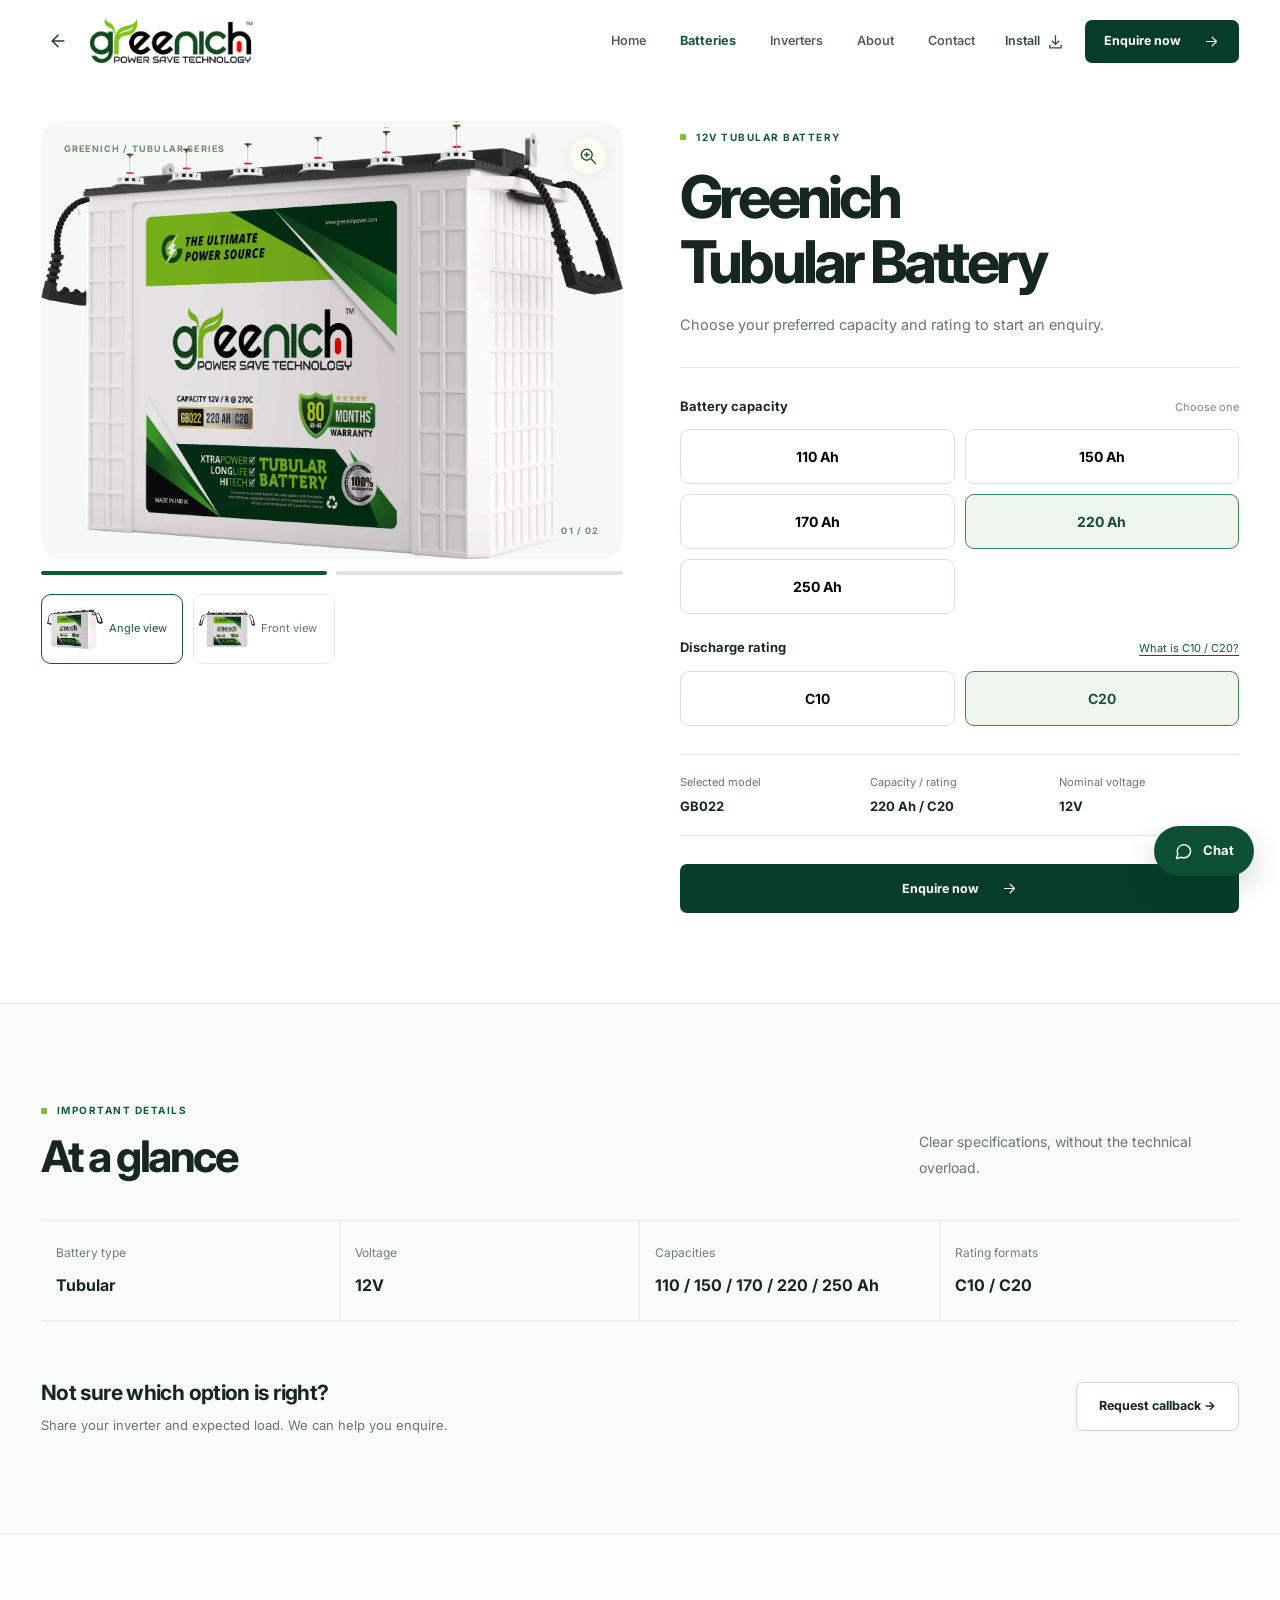
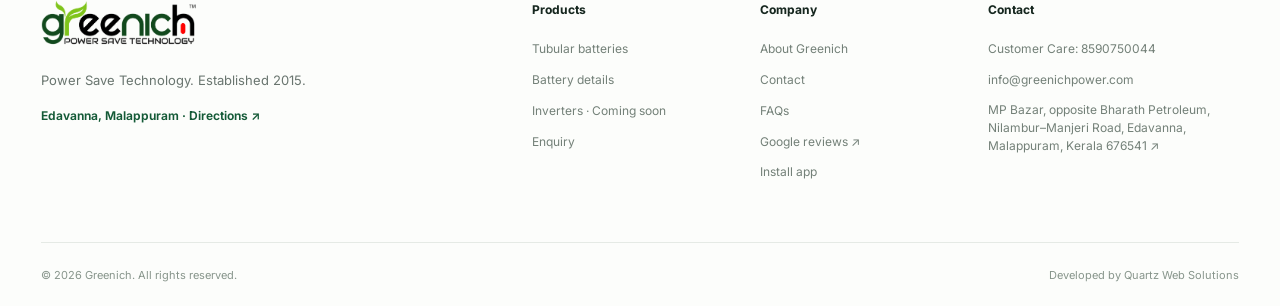
<file: product.html>
<!DOCTYPE html>

<html lang="en"><head>
<meta charset="utf-8"/><meta content="width=device-width,initial-scale=1,viewport-fit=cover" name="viewport"/>
<meta content="#ffffff" name="theme-color"/><meta content="light" name="color-scheme"/>
<title>Greenich Tubular Battery | Product Details</title><meta content="Review Greenich battery product details and select 110, 150, 170, 220 or 250 Ah, C10 or C20." name="description"/>
<meta content="Greenich Tubular Battery | Product Details" property="og:title"/><meta content="Review Greenich battery product details and select 110, 150, 170, 220 or 250 Ah, C10 or C20." property="og:description"/><meta content="website" property="og:type"/><meta content="assets/greenich-battery-angle.webp" property="og:image"/>
<link href="assets/favicon.png" rel="icon" type="image/png"/><link href="assets/icon-192.png" rel="apple-touch-icon"/><link href="manifest.webmanifest" rel="manifest"/>
<link href="https://fonts.googleapis.com" rel="preconnect"/><link crossorigin="" href="https://fonts.gstatic.com" rel="preconnect"/>
<link href="https://fonts.googleapis.com/css2?family=Inter:wght@400;450;500;550;600;650;700;750;800&amp;display=swap" rel="stylesheet"/>
<link href="styles.css" rel="stylesheet"/><script defer="" src="config.js"></script><script defer="" src="app.js"></script>
</head><body data-page="product.html">
<a class="skip" href="#main">Skip to content</a>
<header class="site-header"><div class="shell header-layout"><div class="header-brand"><button aria-label="Go back" class="header-back" data-fallback="batteries.html" data-go-back="" title="Back" type="button"><svg aria-hidden="true" fill="none" height="20" stroke="currentColor" stroke-linecap="round" stroke-linejoin="round" stroke-width="1.8" viewbox="0 0 24 24" width="20"><path d="M19 12H5m7-7-7 7 7 7"></path></svg></button><a aria-label="Greenich home" class="logo" href="index.html"><img alt="Greenich Power Save Technology" height="49" src="assets/greenich-logo.webp" width="166"/></a></div>

<nav aria-label="Main navigation" class="desktop-nav"><a class="" href="index.html">Home</a><a aria-current="page" class="active" href="batteries.html">Batteries</a><a class="" href="inverters.html">Inverters</a><a class="" href="about.html">About</a><a class="" href="contact.html">Contact</a></nav>
<div class="header-right"><button class="install-action" data-install="" type="button">Install <svg aria-hidden="true" fill="none" height="17" stroke="currentColor" stroke-width="1.8" viewbox="0 0 24 24" width="17"><path d="M12 3v13m-5-5 5 5 5-5M4 17v4h16v-4"></path></svg></button><a class="button button-dark header-enquiry" href="order.html">Enquire now <svg aria-hidden="true" fill="none" height="17" stroke="currentColor" stroke-linecap="round" stroke-linejoin="round" stroke-width="1.75" viewbox="0 0 24 24" width="17"><path d="M5 12h14M13 6l6 6-6 6"></path></svg></a><button aria-controls="mobile-nav" aria-expanded="false" aria-label="Open menu" class="menu-button" id="menu-button"><span></span><span></span></button></div>
</div><div class="mobile-nav" id="mobile-nav"><nav aria-label="Mobile navigation"><a class="" href="index.html">Home<span>↗</span></a><a class="active" href="batteries.html">Batteries<span>↗</span></a><a class="" href="inverters.html">Inverters<span>↗</span></a><a class="" href="about.html">About<span>↗</span></a><a class="" href="contact.html">Contact<span>↗</span></a><a class="mobile-enquire" href="order.html">Enquire now <svg aria-hidden="true" fill="none" height="17" stroke="currentColor" stroke-linecap="round" stroke-linejoin="round" stroke-width="1.75" viewbox="0 0 24 24" width="17"><path d="M5 12h14M13 6l6 6-6 6"></path></svg></a><button data-install="" type="button">Install website <span>↓</span></button></nav></div></header>
<main id="main"><section class="product-page"><div class="shell"><div class="product-layout"><div class="product-gallery"><div class="gallery-display"><span class="gallery-label">GREENICH / TUBULAR SERIES</span><img alt="Greenich tubular battery angled view" aria-label="Enlarge battery image" height="1239" id="gallery-image" role="button" src="assets/greenich-battery-angle.webp" tabindex="0" title="Tap to enlarge" width="1646"/><span class="gallery-index" id="gallery-index">01 / 02</span><span aria-hidden="true" class="gallery-zoom-hint"><svg fill="none" height="20" stroke="currentColor" stroke-linecap="round" stroke-linejoin="round" stroke-width="1.75" viewbox="0 0 24 24" width="20"><circle cx="10.5" cy="10.5" r="6.5"></circle><path d="M16 16l5 5M10.5 8v5m-2.5-2.5h5"></path></svg></span></div><div aria-label="Product photo selection" class="gallery-progress" role="group"><button aria-label="Show image 1 of 2" aria-pressed="true" data-gallery-progress="0" type="button"></button><button aria-label="Show image 2 of 2" aria-pressed="false" data-gallery-progress="1" type="button"></button></div><div class="gallery-thumbs"><button aria-pressed="true" data-alt="Greenich battery angled view" data-image="assets/greenich-battery-angle.webp" type="button"><img alt="Angled view" height="1239" src="assets/greenich-battery-angle.webp" width="1646"/><span>Angle view</span></button><button aria-pressed="false" data-alt="Greenich battery front view" data-image="assets/greenich-battery-front.webp" type="button"><img alt="Front view" height="517" src="assets/greenich-battery-front.webp" width="779"/><span>Front view</span></button></div></div><div class="product-config"><div class="kicker"><i></i> 12V TUBULAR BATTERY</div><h1>Greenich<br/>Tubular Battery</h1><p class="product-intro">Choose your preferred capacity and rating to start an enquiry.</p><div class="divider"></div><div class="option-label"><strong>Battery capacity</strong><span>Choose one</span></div><div class="selector" id="product-ah"><button aria-pressed="false" data-ah="110" type="button"><strong>110 Ah</strong></button><button aria-pressed="false" data-ah="150" type="button"><strong>150 Ah</strong></button><button aria-pressed="false" data-ah="170" type="button"><strong>170 Ah</strong></button><button aria-pressed="true" data-ah="220" type="button"><strong>220 Ah</strong></button><button aria-pressed="false" data-ah="250" type="button"><strong>250 Ah</strong></button></div><div class="option-label"><strong>Discharge rating</strong><a href="faq.html">What is C10 / C20?</a></div><div class="selector" id="product-rating"><button aria-pressed="false" data-rating="C10" type="button">C10</button><button aria-pressed="true" data-rating="C20" type="button">C20</button></div><div class="selected-spec"><div><span>Selected model</span><strong id="product-model">GB022</strong></div><div><span>Capacity / rating</span><strong id="product-variant">220 Ah / C20</strong></div><div><span>Nominal voltage</span><strong>12V</strong></div></div><a class="button button-dark product-order" href="order.html?intent=product&amp;ah=220&amp;rating=C20" id="product-order">Enquire now <svg aria-hidden="true" fill="none" height="17" stroke="currentColor" stroke-linecap="round" stroke-linejoin="round" stroke-width="1.75" viewbox="0 0 24 24" width="17"><path d="M5 12h14M13 6l6 6-6 6"></path></svg></a></div></div></div></section><section class="content-section product-bottom"><div class="shell"><div class="section-top"><div><div class="kicker"><i></i> IMPORTANT DETAILS</div><h2>At a glance</h2></div><p>Clear specifications, without the technical overload.</p></div><div class="detail-grid"><div><span>Battery type</span><strong>Tubular</strong></div><div><span>Voltage</span><strong>12V</strong></div><div><span>Capacities</span><strong>110 / 150 / 170 / 220 / 250 Ah</strong></div><div><span>Rating formats</span><strong>C10 / C20</strong></div></div><div class="help-strip"><div><strong>Not sure which option is right?</strong><p>Share your inverter and expected load. We can help you enquire.</p></div><a class="button button-light" href="order.html">Request callback →</a></div></div></section><div class="product-mobile-cta"><div><small>Current selection</small><strong id="mobile-product-variant">220 Ah / C20</strong></div><a class="button button-dark" href="order.html?intent=product&amp;ah=220&amp;rating=C20" id="mobile-product-order">Enquire now →</a></div></main>
<footer class="footer"><div class="shell"><div class="footer-main"><div class="footer-about"><img alt="Greenich" height="44" src="assets/greenich-logo.webp" width="151"/><p>Power Save Technology. Established 2015.</p><a href="https://maps.app.goo.gl/zEXoSTUocccxiNTk6?g_st=awb" rel="noopener noreferrer" target="_blank">Edavanna, Malappuram · Directions ↗</a></div>
<div class="footer-links"><h3>Products</h3><a href="batteries.html">Tubular batteries</a><a href="product.html">Battery details</a><a href="inverters.html">Inverters · Coming soon</a><a href="order.html">Enquiry</a></div>
<div class="footer-links"><h3>Company</h3><a href="about.html">About Greenich</a><a href="contact.html">Contact</a><a href="faq.html">FAQs</a><a href="https://www.google.com/maps/search/?api=1&query=TATA%20Battery%20%26%20Inverter%20Shoppe%2C%20Edavanna%2C%20Kerala&query_place_id=ChIJYQritc45pjsRUhateYLqDmc" rel="noopener noreferrer" target="_blank">Google reviews ↗</a><button data-install="" type="button">Install app</button></div>
<div class="footer-links footer-contact"><h3>Contact</h3><a data-phone-link="" href="#"></a><a data-email-link="" href="#"></a><a href="https://maps.app.goo.gl/zEXoSTUocccxiNTk6?g_st=awb" rel="noopener noreferrer" target="_blank">MP Bazar, opposite Bharath Petroleum, Nilambur–Manjeri Road, Edavanna, Malappuram, Kerala 676541 ↗</a></div></div><div class="footer-bottom"><span>© <span data-year="">2026</span> Greenich. All rights reserved.</span><span>Developed by <a href="https://quartzwebsolutions.com" rel="noopener noreferrer" target="_blank">Quartz Web Solutions</a></span></div></div></footer>
<a aria-label="Chat with Greenich" class="floating-chat" href="https://wa.me/919744060044?text=Hello%20Greenich%2C%20I%20would%20like%20some%20information%20about%20your%20products%20and%20services.%20Could%20you%20please%20assist%20me%3F%20Thank%20you." rel="noopener noreferrer" target="_blank"><svg aria-hidden="true" fill="none" height="19" stroke="currentColor" stroke-linecap="round" stroke-linejoin="round" stroke-width="1.85" viewbox="0 0 24 24" width="19"><path d="M21 11.5a8.5 8.5 0 0 1-8.5 8.5 9 9 0 0 1-3.5-.75L3 21l1.75-5.6A8.5 8.5 0 1 1 21 11.5Z"></path></svg><span>Chat</span></a><div class="install-overlay" id="install-overlay" role="presentation"><div aria-labelledby="install-title" aria-modal="true" class="install-panel" role="dialog"><button aria-label="Close" class="close-install" id="close-install" type="button">×</button><img alt="" height="64" src="assets/icon-192.png" width="64"/><h2 id="install-title">Install Greenich</h2><p id="install-instructions">Add Greenich to your home screen for quick access.</p><button class="button button-dark" hidden="" id="install-native" type="button">Install app <svg aria-hidden="true" fill="none" height="17" stroke="currentColor" stroke-linecap="round" stroke-linejoin="round" stroke-width="1.75" viewbox="0 0 24 24" width="17"><path d="M5 12h14M13 6l6 6-6 6"></path></svg></button></div></div><div class="toast" id="toast" role="status"></div>
<div aria-label="Enlarged battery photos" aria-modal="true" class="gallery-lightbox" hidden="" id="gallery-lightbox" role="dialog">
<button aria-label="Close enlarged photo" class="gallery-lightbox-close" id="gallery-zoom-close" type="button">×</button>
<button aria-label="Previous photo" class="gallery-lightbox-arrow gallery-lightbox-prev" id="gallery-zoom-prev" type="button">‹</button>
<img alt="Enlarged Greenich battery photo" id="gallery-zoom-image" src="assets/greenich-battery-angle.webp"/>
<button aria-label="Next photo" class="gallery-lightbox-arrow gallery-lightbox-next" id="gallery-zoom-next" type="button">›</button>
<span class="gallery-lightbox-index" id="gallery-zoom-index">1 / 2</span>
</div></body></html>
</file>
<file: styles.css>
:root{color-scheme:light;--ink:#16271f;--green:#145a37;--deep:#063d29;--leaf:#80bf3c;--muted:#69756f;--line:#e5eae5;--soft:#f6f8f5;--soft-green:#edf4eb;--white:#fff;--max:1250px;--font:Inter,Arial,Helvetica,sans-serif}
*,*::before,*::after{box-sizing:border-box}html{scroll-behavior:smooth;scroll-padding-top:110px}body{margin:0;color:var(--ink);font:400 15px/1.65 var(--font);background:#fff;-webkit-font-smoothing:antialiased;overflow-x:hidden}body.nav-open{overflow:hidden}a{color:inherit;text-decoration:none}button,input,select,textarea{font:inherit}button{cursor:pointer}button:disabled{cursor:not-allowed;opacity:.48}input,textarea,select{color:var(--ink)}h1,h2,h3,p{margin:0}img{max-width:100%;display:block;height:auto}svg{flex:none}::selection{background:#dcefd4;color:#0d3c29}:focus-visible{outline:3px solid var(--leaf);outline-offset:3px}[hidden]{display:none!important}
.shell{width:min(100%,var(--max));padding-inline:42px;margin-inline:auto}.skip{position:fixed;left:15px;top:-100px;z-index:300;padding:11px 18px;background:var(--deep);color:#fff}.skip:focus{top:12px}.kicker{display:flex;align-items:center;gap:10px;letter-spacing:.15em;font-weight:700;font-size:10px;color:var(--green)}.kicker i{width:6px;height:6px;background:var(--leaf);border-radius:1px}.breadcrumb{display:flex;align-items:center;gap:12px;color:#87928b;font-size:12px;margin-bottom:30px}.breadcrumb a:hover{color:var(--green)}.breadcrumb span{color:#aab3ac}.small-note{font-size:12px;line-height:1.75;color:#818e86}.section-top{display:flex;align-items:end;justify-content:space-between;gap:35px;margin-bottom:39px}.section-top h2{margin-top:13px;font-size:clamp(33px,3.4vw,47px);line-height:1.13;letter-spacing:-.055em;font-weight:730}.section-top>p{max-width:320px;font-size:14px;color:var(--muted);line-height:1.85}.content-section{padding:98px 0}.button{display:inline-flex;align-items:center;justify-content:center;gap:22px;min-height:49px;padding:15px 22px;border:1px solid transparent;border-radius:7px;font-size:12.5px;font-weight:700;line-height:1.3;white-space:nowrap;transition:background-color .18s,border-color .18s,transform .18s}.button:hover{transform:translateY(-2px)}.button-dark{background:var(--deep);color:#fff}.button-dark:hover{background:#155e3e}.button-light{background:#fff;color:var(--ink);border-color:#cbd9ce}.button-light:hover{border-color:var(--green);color:var(--green)}.text-arrow{display:inline-flex;align-items:center;gap:14px;color:var(--green);font-size:13px;font-weight:700;border-bottom:1px solid #9bbba0;padding-bottom:8px}.text-arrow:hover{gap:20px}
/* Header */
.site-header{height:83px;position:relative;z-index:100;background:#fff;border-bottom:1px solid var(--line)}.header-layout{height:100%;display:flex;align-items:center;justify-content:space-between;gap:30px}.logo{display:block;flex:none;width:166px}.logo img{width:100%;height:auto}.desktop-nav{display:flex;align-items:center;gap:34px;margin-left:auto}.desktop-nav a{font-size:12.7px;color:#4b5a50;font-weight:550;transition:color .15s;white-space:nowrap}.desktop-nav a:hover,.desktop-nav a.active{color:var(--green)}.desktop-nav a.active{font-weight:700}.header-right{display:flex;gap:21px;align-items:center}.install-action{padding:10px 0;border:0;color:#324c3d;font-size:12.5px;font-weight:600;background:transparent;display:flex;gap:7px;align-items:center;white-space:nowrap}.install-action:hover{color:var(--green)}.header-enquiry{min-height:43px;padding:12px 18px}.menu-button{display:none;border:1px solid #e0e7df;width:43px;height:43px;background:#fff;align-items:center;justify-content:center;flex-direction:column;gap:5px;border-radius:7px}.menu-button span{display:block;background:var(--ink);width:18px;height:1.7px;transition:transform .18s}.menu-button[aria-expanded=true] span:first-child{transform:translateY(3.3px) rotate(45deg)}.menu-button[aria-expanded=true] span:last-child{transform:translateY(-3.3px) rotate(-45deg)}.mobile-nav{display:none}
/* Home hero intentionally echoes the cleaner original composition */
.hero{background:#fff;overflow:hidden}.hero-grid{min-height:637px;display:grid;grid-template-columns:53% 47%;align-items:center}.hero-content{padding:76px 0 64px;position:relative;z-index:2}.hero h1{font-size:clamp(60px,6vw,91px);line-height:1.07;letter-spacing:-.078em;font-weight:780;margin:26px 0 25px;max-width:700px}.hero h1 span{color:var(--green)}.hero-content>p{font-size:15.2px;max-width:453px;line-height:1.94;color:#65736a}.hero-actions{display:flex;align-items:center;gap:10px;margin-top:30px}.hero-metadata{display:flex;flex-wrap:wrap;align-items:center;gap:17px 23px;font-size:11px;color:#6e7b71;margin-top:62px}.hero-metadata span{display:flex;align-items:center;gap:8px}.hero-metadata span:not(:first-child):before{content:"";width:4px;height:4px;background:#8cc444}.hero-metadata b{color:#1d3727;font-size:11px}.hero-showcase{height:620px;display:flex;align-items:center;justify-content:center;position:relative;min-width:0;isolation:isolate}.hero-product-wrap{position:relative;width:112%;max-width:none;z-index:1}.hero-product-wrap:before{position:absolute;content:"";inset:15% 7% 12% 8%;background:radial-gradient(ellipse at center,rgba(236,244,232,.75),transparent 69%);z-index:-1}.hero-product-wrap:after{position:absolute;content:"";bottom:12%;left:26%;width:58%;height:25px;background:#24453126;filter:blur(18px);border-radius:50%;z-index:-1}.hero-product-wrap img{width:100%;max-width:none;filter:drop-shadow(0 22px 23px rgba(10,30,17,.07))}.hero-side-caption{position:absolute;right:-15px;top:10%;font-size:8px;letter-spacing:.2em;writing-mode:vertical-rl;color:#789280}.hero-corner-mark{position:absolute;bottom:55px;right:2px;font-size:10px;letter-spacing:.12em;color:#86a089}.line-strip{border-top:1px solid var(--line);border-bottom:1px solid var(--line)}.line-strip-inner{min-height:68px;display:flex;align-items:center;justify-content:space-between;gap:20px}.line-strip span,.line-strip a{color:#6d806f;font-size:10px;letter-spacing:.12em;font-weight:650}.line-strip a{color:var(--green);text-decoration:underline;text-underline-offset:5px}
/* Home content */
.product-highlight{display:grid;grid-template-columns:1.06fr .94fr;gap:85px;align-items:center}.product-image-panel{min-height:430px;border-radius:22px;background:#f5f7f3;display:flex;align-items:center;justify-content:center;position:relative;overflow:hidden}.product-image-panel img{width:95%;max-width:520px;filter:drop-shadow(0 17px 17px rgba(20,45,18,.055))}.subtle-label{position:absolute;top:25px;left:28px;font-size:9px;letter-spacing:.13em;font-weight:700;color:#7b907b}.highlight-copy h2{font-size:clamp(40px,4vw,57px);line-height:1.13;letter-spacing:-.064em;font-weight:740;margin-top:20px}.highlight-copy>p{color:var(--muted);font-size:15px;line-height:1.9;max-width:420px;margin:18px 0 30px}.mini-facts{display:flex;gap:24px;border-top:1px solid var(--line);border-bottom:1px solid var(--line);padding:20px 0;margin-bottom:29px}.mini-facts>div{display:flex;flex-direction:column;gap:4px}.mini-facts strong{font-size:14px;color:#1c3124;white-space:nowrap}.mini-facts span{font-size:11px;color:#819087}.how-section{background:#fbfcfa;border-top:1px solid var(--line);border-bottom:1px solid var(--line)}.steps{display:grid;grid-template-columns:repeat(3,1fr);gap:34px}.steps>div{padding:25px 0 6px;border-top:1px solid #cfdacf}.steps .step-number{font-size:11px;letter-spacing:.14em;color:var(--green);font-weight:700}.steps h3{font-size:22px;letter-spacing:-.04em;font-weight:720;margin-top:20px}.steps p{color:var(--muted);font-size:14px;margin-top:8px}.feedback-row{display:grid;grid-template-columns:1fr 360px;gap:40px;align-items:center}.feedback-row h2{font-size:clamp(37px,4.4vw,60px);line-height:1.14;letter-spacing:-.06em;font-weight:740;margin:18px 0}.feedback-row p{color:var(--muted);margin-bottom:23px}.feedback-art{height:220px;border-radius:22px;background:#f2f6f0;display:flex;justify-content:center;flex-direction:column;align-items:center;gap:20px;color:#3c7041;text-align:center}.feedback-stars{font-size:37px;color:#87b946;letter-spacing:.1em}.feedback-art>span{font-size:11px;letter-spacing:.15em;font-weight:750;line-height:1.9}.bottom-cta{border-top:1px solid var(--line);padding:66px 0}.bottom-cta-inner{display:flex;justify-content:space-between;align-items:center;gap:24px}.bottom-cta h2{font-size:38px;line-height:1.2;letter-spacing:-.055em;margin:14px 0 9px;font-weight:740}.bottom-cta p{color:var(--muted);font-size:14px}
/* Shared interior pages */
.page-head{border-bottom:1px solid var(--line);overflow:hidden}.page-head-grid{display:grid;grid-template-columns:1fr .9fr;gap:45px;min-height:410px;align-items:center;padding-top:58px;padding-bottom:55px}.page-head h1,.simple-page-head h1{font-size:clamp(50px,5.4vw,72px);letter-spacing:-.075em;line-height:1.1;font-weight:750;margin:20px 0}.page-head h1 span{color:var(--green)}.page-head p,.simple-page-head p{color:var(--muted);line-height:1.86;max-width:470px;font-size:15px}.page-image{height:335px;display:flex;align-items:center;justify-content:center;background:radial-gradient(ellipse at center,#f2f7ef 2%,#fff 70%)}.page-image img{width:100%;max-height:340px;object-fit:contain}.simple-page-head{padding:55px 0 48px;border-bottom:1px solid var(--line)}.simple-page-head h1{margin:18px 0 10px}.simple-page-head .breadcrumb{margin-bottom:36px}.range-feature{display:grid;grid-template-columns:1.04fr .96fr;align-items:center;gap:75px}.range-photo{display:flex;align-items:center;justify-content:center;min-height:375px;border-radius:20px;background:var(--soft)}.range-photo img{width:95%;max-width:500px}.range-info h2{font-size:clamp(34px,3.8vw,49px);line-height:1.18;letter-spacing:-.06em;margin:18px 0;font-weight:740}.range-info p{font-size:15px;color:var(--muted);line-height:1.9;max-width:450px}.range-points{display:flex;gap:11px;flex-wrap:wrap;margin:23px 0 30px}.range-points span{background:#f0f5ee;color:#376e46;padding:8px 11px;border-radius:6px;font-size:11px;font-weight:670}.models-section{background:#fafcf9;border-top:1px solid var(--line)}.models-table{width:100%;border-top:1px solid #cdd9cc}.model-row{display:grid;grid-template-columns:1.3fr 1fr 1fr .8fr;align-items:center;padding:21px 15px;border-bottom:1px solid var(--line);gap:12px}.model-heading{background:#f1f6ef;color:#52715b;font-size:11px;font-weight:700;letter-spacing:.1em;text-transform:uppercase;padding:15px}.model-row strong{font-size:15px}.model-row span{font-size:14px}.model-row a{color:var(--green);font-size:13px;font-weight:750;justify-self:end}.model-row a:hover{text-decoration:underline}.models-section .small-note{margin-top:22px}
/* Product */
.product-page{padding:48px 0 90px}.product-page .breadcrumb{margin-bottom:36px}.product-layout{display:grid;grid-template-columns:1.03fr .97fr;gap:85px;align-items:start}.gallery-display{min-height:505px;background:var(--soft);border-radius:21px;display:flex;align-items:center;justify-content:center;position:relative;overflow:hidden}.gallery-display img{width:110%;max-height:505px;object-fit:contain}.gallery-label,.gallery-index{position:absolute;font-size:9px;letter-spacing:.13em;font-weight:700;color:#718b78}.gallery-label{top:21px;left:23px}.gallery-index{bottom:20px;right:23px}.gallery-thumbs{display:flex;gap:10px;margin-top:14px}.gallery-thumbs button{border:1px solid var(--line);background:white;border-radius:10px;padding:5px 12px 6px 5px;display:flex;align-items:center;gap:6px;color:#63746a;font-size:11px;min-width:142px}.gallery-thumbs button[aria-pressed=true]{border-color:var(--green);color:var(--green)}.gallery-thumbs img{width:56px;height:57px;object-fit:contain}.product-config{padding-top:8px}.product-config h1{font-size:clamp(44px,4.6vw,61px);letter-spacing:-.066em;line-height:1.11;margin:18px 0;font-weight:745}.product-intro{font-size:14.5px;color:var(--muted);line-height:1.85;max-width:460px}.divider{height:1px;background:var(--line);margin:28px 0}.option-label{display:flex;align-items:center;justify-content:space-between;gap:20px;margin-bottom:12px}.option-label strong{font-size:13px;font-weight:680}.option-label span,.option-label a{font-size:11px;color:#7a8b80}.option-label a{color:var(--green);text-decoration:underline;text-underline-offset:3px}.selector{display:grid;grid-template-columns:1fr 1fr;gap:10px;margin-bottom:23px}.selector button{background:#fff;border:1px solid #d6e1d7;border-radius:9px;min-height:55px;padding:12px 18px;display:flex;justify-content:center;align-items:center;font-size:14px;font-weight:650;transition:background .15s,border .15s}.selector button[aria-pressed=true]{color:#164e31;background:#eef6ed;border:1.5px solid #40875b}.selector button:hover{border-color:var(--green)}.selected-spec{border-top:1px solid var(--line);border-bottom:1px solid var(--line);padding:18px 0;display:grid;grid-template-columns:repeat(3,1fr);gap:10px;margin:28px 0}.selected-spec div{display:flex;flex-direction:column;gap:5px}.selected-spec span{font-size:11px;color:var(--muted)}.selected-spec strong{font-size:13px}.product-order{min-width:100%}.product-config>.small-note{margin-top:15px}.product-bottom{background:#fafcf9;border-top:1px solid var(--line)}.detail-grid{display:grid;grid-template-columns:repeat(4,1fr);border-top:1px solid var(--line);border-bottom:1px solid var(--line)}.detail-grid>div{padding:22px 15px;border-right:1px solid var(--line);display:flex;flex-direction:column;gap:9px}.detail-grid>div:last-child{border:0}.detail-grid span{font-size:12px;color:#718077}.detail-grid strong{font-size:16px}.help-strip{display:flex;align-items:center;justify-content:space-between;gap:25px;margin-top:55px}.help-strip strong{font-size:21px;letter-spacing:-.03em}.help-strip p{color:var(--muted);margin-top:4px;font-size:13px}.product-mobile-cta{display:none}
/* Single-page enquiry */
.enquiry-section{padding:56px 0 100px}.enquiry-layout{display:grid;grid-template-columns:minmax(0,1fr) 324px;align-items:start;gap:92px}.form-section-head{display:flex;align-items:start;gap:16px;margin-bottom:23px}.form-section-head h2{font-size:23px;letter-spacing:-.04em;font-weight:720;line-height:1.2}.form-section-head p{font-size:12px;color:var(--muted);margin-top:6px}.section-count{color:var(--green);font-size:11px;font-weight:750;background:#edf5eb;border-radius:6px;padding:7px 9px;line-height:1}.section-divider{border-top:1px solid var(--line);padding-top:28px;margin-top:31px}.form-group{margin-bottom:20px}.form-group label,.form-group>.option-label{display:flex;font-size:12.5px;font-weight:650;align-items:center;margin-bottom:9px;gap:6px}.form-group b,.rating-label b{font-weight:750;color:#b44334}.optional{font-weight:450!important;color:#88978c;font-size:11px}.form-pair{display:grid;grid-template-columns:1fr 1fr;gap:15px}.form-group input,.form-group select,.form-group textarea{border:1px solid #dbe3db;border-radius:8px;background:#fff;padding:14px 15px;width:100%;height:49px;outline:0;transition:border-color .18s,box-shadow .18s;font-size:13px}.form-group textarea{resize:vertical;min-height:134px;height:auto}.form-group input::placeholder,.form-group textarea::placeholder{color:#a4afa5}.form-group input:focus,.form-group select:focus,.form-group textarea:focus{border-color:var(--green);box-shadow:0 0 0 3px #d4ebd7}.form-group .selector{margin-bottom:0}.suffix{position:relative}.suffix input{padding-right:50px}.suffix span{position:absolute;right:16px;top:12px;color:#7b887e;font-size:12px;font-weight:650}.submit-row{display:flex;align-items:center;gap:22px;flex-wrap:wrap;margin-top:20px}.copy-button{border:0;background:none;padding:9px 0;font-size:12px;color:var(--green);font-weight:700;text-decoration:underline;text-underline-offset:4px}.enquiry-section .small-note{max-width:580px;margin-top:15px}.form-error{font-size:12px;color:#a62f2c;min-height:19px}.enquiry-summary{position:sticky;top:104px;border:1px solid var(--line);border-radius:17px;padding:23px 25px;background:#fff}.summary-image{height:191px;background:#f7f9f5;border-radius:12px;display:flex;align-items:center;justify-content:center}.summary-image img{width:100%;height:100%;object-fit:contain}.summary-title{font-size:18px;font-weight:740;letter-spacing:-.04em;margin:23px 0 8px}.summary-line{display:flex;justify-content:space-between;gap:12px;border-bottom:1px solid var(--line);padding:11px 0;font-size:12px}.summary-line span{color:#87948b}.summary-line strong{font-weight:650;text-align:right}.enquiry-summary>p{font-size:11.5px;color:var(--muted);line-height:1.7;margin-top:17px}
/* About, contact, faq, feedback */
.about-columns{display:grid;grid-template-columns:1fr 1fr;gap:78px;padding-bottom:60px}.about-columns h2{font-size:clamp(34px,4vw,53px);letter-spacing:-.057em;line-height:1.16;margin-top:16px}.about-columns p{color:var(--muted);font-size:15px;line-height:1.94;margin-bottom:19px}.about-columns .text-arrow{margin-top:3px}.about-principles{display:grid;grid-template-columns:repeat(3,1fr);gap:34px}.about-principles>div{border-top:1px solid #cbd9cd;padding-top:22px}.about-principles span{font-size:11px;color:var(--green);font-weight:700}.about-principles h3{font-size:21px;letter-spacing:-.04em;margin:20px 0 6px}.about-principles p{color:var(--muted);font-size:13px}.contact-grid{display:grid;grid-template-columns:.78fr 1.22fr;gap:85px}.contact-block{padding-bottom:29px;margin-bottom:25px;border-bottom:1px solid var(--line)}.contact-label{color:var(--green);font-size:10px;letter-spacing:.14em;font-weight:750;display:block;margin-bottom:12px}.contact-value{display:block;font-size:23px;line-height:1.45;letter-spacing:-.045em;font-weight:720;overflow-wrap:anywhere}.contact-block p{font-size:13px;color:var(--muted);margin:9px 0}.contact-block .text-arrow{margin-top:14px}.location-panel{border:1px solid var(--line);border-radius:17px;overflow:hidden}.map-top,.map-bottom{min-height:60px;padding:16px 20px;display:flex;align-items:center;justify-content:space-between;gap:12px}.map-top strong{font-size:13px}.map-top span{font-size:10px;letter-spacing:.12em;color:#8a998e}.map-bottom span{font-size:12px;color:var(--muted)}.map-bottom a{font-size:12px;font-weight:700;color:var(--green)}.location-panel iframe{display:block;width:100%;min-height:410px;border:0;background:#f5f7f5}.faq-layout{display:grid;grid-template-columns:.7fr 1.3fr;gap:100px}.faq-head h2{font-size:31px;letter-spacing:-.05em}.faq-head p{font-size:14px;color:var(--muted);margin:13px 0 24px;line-height:1.85}.faqs{border-top:1px solid var(--line)}.faqs details{border-bottom:1px solid var(--line);padding:22px 0}.faqs summary{display:flex;align-items:center;justify-content:space-between;gap:20px;list-style:none;font-size:15px;font-weight:660;cursor:pointer}.faqs summary::-webkit-details-marker{display:none}.faqs summary span{color:var(--green);font-size:23px;font-weight:400;transition:transform .2s}.faqs details[open] summary span{transform:rotate(45deg)}.faqs details p{margin-top:12px;max-width:640px;font-size:13px;color:var(--muted);line-height:1.95}.feedback-layout{display:grid;grid-template-columns:minmax(0,1fr) 315px;gap:95px;align-items:start}.rating-label{font-size:14px;font-weight:680}.rating-stars{display:flex;gap:6px;margin:6px 0 2px}.rating-stars button{font-size:36px;color:#cbd5cb;border:0;background:transparent;padding:0 3px;line-height:1.5;transition:transform .15s,color .15s}.rating-stars button:hover{transform:scale(1.08)}.rating-stars button.selected{color:#83b84c}.rating-helper{font-size:12px;color:var(--muted);margin-bottom:26px}.feedback-aside{background:#f4f8f2;border-radius:18px;padding:32px}.feedback-aside>span{font-size:10px;letter-spacing:.14em;font-weight:750;color:#4f7655}.feedback-aside>div{color:#8cbe55;font-size:26px;letter-spacing:.05em;margin:29px 0 12px}.feedback-aside h2{font-size:33px;letter-spacing:-.05em;line-height:1.23}.feedback-aside p{font-size:13px;color:var(--muted);line-height:1.85;margin:18px 0 23px}.feedback-page .small-note{margin-top:15px}
/* Footer / modals */
.footer{border-top:1px solid var(--line);background:#fcfdfb;padding-top:65px}.footer-main{display:grid;grid-template-columns:1.8fr .75fr .75fr 1fr;gap:40px;padding-bottom:60px}.footer-about img{width:157px}.footer-about p{max-width:265px;color:var(--muted);font-size:13px;margin-top:22px;line-height:1.8}.footer-about>a{font-size:12px;font-weight:650;color:var(--green);display:block;margin-top:14px}.footer-links{display:flex;flex-direction:column;gap:11px;align-items:start}.footer-links h3{font-size:12px;font-weight:730;margin-bottom:8px}.footer-links a,.footer-links button{color:#738078;font-size:12px;background:none;padding:0;border:0;text-align:left}.footer-links a:hover,.footer-links button:hover{color:var(--green)}.footer-bottom{border-top:1px solid var(--line);min-height:64px;display:flex;justify-content:space-between;align-items:center;gap:20px;font-size:11px;color:#87958b}.footer-bottom a:hover{color:var(--green)}.install-overlay{position:fixed;z-index:600;inset:0;background:rgba(5,28,15,.42);display:none;align-items:center;justify-content:center;padding:20px}.install-overlay.open{display:flex}.install-panel{position:relative;background:#fff;width:min(100%,380px);padding:32px;border-radius:17px;box-shadow:0 25px 80px rgba(0,0,0,.18)}.install-panel img{border-radius:13px}.install-panel h2{font-size:24px;letter-spacing:-.05em;margin-top:21px}.install-panel p{color:var(--muted);font-size:13px;margin:10px 0 22px;line-height:1.8}.close-install{position:absolute;top:12px;right:15px;border:0;background:none;font-size:26px;font-weight:300;color:#657669}.toast{position:fixed;bottom:25px;left:50%;transform:translate(-50%,15px);opacity:0;pointer-events:none;z-index:700;border-radius:10px;padding:13px 18px;background:var(--deep);color:#fff;font-size:12px;max-width:min(500px,95vw);text-align:center;transition:all .18s}.toast.visible{opacity:1;transform:translate(-50%,0)}
/* Tablet */
@media(max-width:1100px){.shell{padding-inline:30px}.desktop-nav{gap:20px}.header-right{gap:14px}.hero-grid{grid-template-columns:54% 46%;min-height:575px}.hero h1{font-size:clamp(55px,6vw,76px)}.hero-showcase{height:570px}.product-highlight,.range-feature{gap:46px}.product-layout{gap:45px}.enquiry-layout,.feedback-layout{gap:48px}.contact-grid{gap:42px}.footer-main{gap:26px}.hero-metadata{margin-top:42px}}
@media(max-width:870px){.site-header{height:72px}.desktop-nav,.install-action,.header-enquiry{display:none}.menu-button{display:flex}.mobile-nav{position:absolute;left:0;right:0;top:72px;background:#fff;border-bottom:1px solid var(--line);box-shadow:0 17px 35px #153b2020;display:none;padding:10px 30px 27px;z-index:99}.mobile-nav.open{display:block}.mobile-nav nav{display:flex;flex-direction:column}.mobile-nav a,.mobile-nav button{border:0;border-bottom:1px solid var(--line);background:none;padding:14px 0;font-size:15px;color:#32473a;font-weight:620;display:flex;align-items:center;justify-content:space-between;text-align:left}.mobile-nav a.active{color:var(--green)}.mobile-nav a.mobile-enquire{background:var(--deep);color:#fff;justify-content:center;gap:15px;border-radius:8px;margin-top:19px;padding:13px 20px}.mobile-nav button{font-size:13px;border-bottom:0;margin-top:8px}.hero-grid{grid-template-columns:1fr;min-height:0}.hero-content{padding:75px 0 0}.hero-content>p{max-width:550px}.hero h1{font-size:clamp(60px,8.5vw,80px)}.hero-showcase{height:510px;max-width:670px;width:100%;margin-inline:auto}.hero-product-wrap{width:95%}.hero-metadata{margin-top:33px}.line-strip-inner span:nth-child(2){display:none}.product-highlight,.range-feature{grid-template-columns:1fr;gap:38px}.product-image-panel{min-height:370px}.highlight-copy{max-width:680px}.steps{gap:22px}.feedback-row{grid-template-columns:1fr 290px}.page-head-grid{min-height:0}.page-head h1{font-size:60px}.product-layout{grid-template-columns:1fr;gap:42px}.product-gallery{max-width:700px}.product-config{max-width:720px}.gallery-display{min-height:450px}.enquiry-layout{grid-template-columns:minmax(0,1fr) 260px;gap:30px}.enquiry-summary{padding:17px}.contact-grid{grid-template-columns:1fr;gap:46px}.location-panel iframe{min-height:380px}.feedback-layout{grid-template-columns:1fr 260px;gap:30px}.faq-layout{gap:50px}.footer-main{grid-template-columns:1.35fr 1fr 1fr}.footer-contact{grid-column:2 / 4}.footer-contact a{max-width:300px}}
/* Mobile */
@media(max-width:640px){.shell{padding-inline:21px}.site-header{height:67px}.header-layout{gap:14px}.logo{width:144px}.menu-button{height:41px;width:41px}.mobile-nav{top:67px;padding:9px 21px 26px}.kicker{font-size:9px;letter-spacing:.125em}.hero-content{padding-top:48px}.hero h1{font-size:clamp(45px,11.6vw,63px);letter-spacing:-.072em;line-height:1.09;margin:19px 0 22px}.hero-content>p{font-size:13px;line-height:1.85;max-width:370px}.hero-actions{gap:9px;margin-top:25px;flex-wrap:wrap}.hero-actions .button{padding:14px 14px;gap:11px;font-size:11px;min-height:46px}.hero-metadata{display:flex;gap:12px 15px;margin-top:34px}.hero-metadata span{font-size:10px}.hero-metadata b{font-size:10px}.hero-showcase{height:356px;margin:12px auto 5px;max-width:450px}.hero-product-wrap{width:111%;margin-left:-5%}.hero-product-wrap:before{inset:22% 10%}.hero-side-caption{display:none}.hero-corner-mark{bottom:15px;right:10px}.line-strip-inner{min-height:54px;gap:12px}.line-strip span,.line-strip a{font-size:8px;letter-spacing:.07em}.line-strip span:nth-child(3){display:none}.content-section{padding:67px 0}.product-highlight{gap:30px}.product-image-panel{min-height:280px;border-radius:16px}.product-image-panel img{width:105%}.subtle-label{left:18px;top:17px;font-size:8px}.highlight-copy h2{font-size:40px;margin-top:16px}.highlight-copy>p{font-size:13px;margin:15px 0 24px}.mini-facts{gap:13px;justify-content:space-between;padding:17px 0}.mini-facts strong{font-size:12px}.mini-facts span{font-size:10px}.section-top{align-items:start;flex-direction:column;gap:9px;margin-bottom:28px}.section-top h2{font-size:35px}.section-top>p{font-size:13px}.steps{display:block}.steps>div{padding:18px 0 21px;display:grid;grid-template-columns:39px 1fr;column-gap:13px;align-items:start}.steps h3{margin:0;font-size:19px}.steps p{grid-column:2;margin-top:4px;font-size:12px}.feedback-row{grid-template-columns:1fr;gap:24px}.feedback-row h2{font-size:41px}.feedback-row p{font-size:13px}.feedback-art{height:150px;border-radius:15px}.feedback-stars{font-size:26px}.feedback-art>span{font-size:9px}.bottom-cta{padding:55px 0}.bottom-cta-inner{align-items:start;flex-direction:column}.bottom-cta h2{font-size:31px}.bottom-cta p{font-size:13px}.page-head-grid{grid-template-columns:1fr;gap:4px;padding-top:38px;padding-bottom:18px}.page-head h1,.simple-page-head h1{font-size:clamp(44px,10.8vw,59px);margin:17px 0}.page-head p,.simple-page-head p{font-size:13px}.page-image{height:275px}.page-image img{max-height:290px}.breadcrumb{margin-bottom:23px}.simple-page-head{padding:38px 0 34px}.simple-page-head .breadcrumb{margin-bottom:28px}.range-feature{gap:30px}.range-photo{min-height:255px;border-radius:15px}.range-photo img{width:110%}.range-info h2{font-size:36px}.range-info p{font-size:13px}.model-row{grid-template-columns:1fr .65fr .75fr .75fr;gap:4px;padding:17px 8px}.model-row span,.model-row strong,.model-row a{font-size:11px}.model-heading span{font-size:9px}.models-section .small-note{font-size:11px}.product-page{padding:28px 0 80px}.product-page .breadcrumb{margin-bottom:24px}.product-layout{gap:25px}.gallery-display{min-height:318px;border-radius:15px}.gallery-display img{max-height:318px}.gallery-label,.gallery-index{font-size:8px}.gallery-thumbs button{min-width:130px}.product-config h1{font-size:46px;margin:15px 0}.product-intro{font-size:13px}.divider{margin:23px 0}.selector button{min-height:51px}.selected-spec{gap:8px;margin:22px 0}.selected-spec span{font-size:9px}.selected-spec strong{font-size:11px}.product-config .product-order{display:none}.product-bottom{padding-bottom:70px}.detail-grid{grid-template-columns:repeat(2,1fr)}.detail-grid>div:nth-child(2){border-right:0}.detail-grid>div:nth-child(-n+2){border-bottom:1px solid var(--line)}.detail-grid strong{font-size:14px}.help-strip{align-items:start;flex-direction:column;gap:18px;margin-top:32px}.help-strip strong{font-size:19px}.help-strip p{font-size:12px}.product-mobile-cta{display:flex;position:fixed;bottom:0;left:0;right:0;padding:10px 17px max(10px,env(safe-area-inset-bottom));background:#ffffffee;backdrop-filter:blur(15px);border-top:1px solid var(--line);z-index:80;align-items:center;justify-content:space-between;gap:12px}.product-mobile-cta small{font-size:10px;color:#819084;display:block}.product-mobile-cta strong{font-size:12px}.product-mobile-cta .button{min-height:42px;padding:11px 19px}.product-page~.footer{padding-bottom:60px}.enquiry-section{padding:33px 0 73px}.enquiry-layout{display:flex;flex-direction:column;gap:30px}.enquiry-layout form{width:100%}.form-section-head{gap:12px}.form-section-head h2{font-size:20px}.form-section-head p{font-size:11px}.form-pair{grid-template-columns:1fr;gap:0}.form-group{margin-bottom:17px}.form-group input,.form-group select{height:48px}.section-divider{margin-top:24px;padding-top:23px}.submit-row{align-items:stretch;flex-direction:column;gap:7px}.submit-row .button{width:100%}.copy-button{align-self:center}.enquiry-summary{order:-1;position:static;width:100%;display:grid;grid-template-columns:100px 1fr 1fr;column-gap:10px;padding:11px 13px;align-items:center}.enquiry-summary .summary-image{grid-row:1 / 4;height:112px;width:100px}.enquiry-summary .summary-title{grid-column:2 / 4;margin:0 0 6px;font-size:13px}.enquiry-summary .summary-line{padding:3px 0;display:flex;flex-wrap:wrap;border:0;gap:3px}.enquiry-summary .summary-line:nth-of-type(2){display:none}.enquiry-summary .summary-line:nth-of-type(5){display:none}.enquiry-summary .summary-line span,.enquiry-summary .summary-line strong{font-size:10px}.enquiry-summary>p{display:none}.about-columns{grid-template-columns:1fr;gap:24px;padding-bottom:44px}.about-columns h2{font-size:39px}.about-columns p{font-size:13px}.about-principles{grid-template-columns:1fr;gap:19px}.about-principles>div{padding-top:16px}.about-principles h3{margin-top:9px}.contact-grid{gap:30px}.contact-value{font-size:20px}.contact-block{padding-bottom:21px;margin-bottom:20px}.map-top span{display:none}.location-panel iframe{min-height:330px}.map-top,.map-bottom{padding:12px 15px}.map-bottom span,.map-bottom a{font-size:10px}.faq-layout{grid-template-columns:1fr;gap:33px}.faq-head h2{font-size:26px}.faq-head p{font-size:13px}.faqs details{padding:19px 0}.faqs summary{font-size:14px}.feedback-layout{grid-template-columns:1fr;gap:30px}.feedback-aside{padding:24px}.rating-stars button{font-size:33px}.footer{padding-top:51px}.footer-main{grid-template-columns:1fr 1fr;gap:28px 20px;padding-bottom:36px}.footer-about{grid-column:1/3}.footer-about img{width:140px}.footer-about p{font-size:12px;margin-top:11px}.footer-about>a{font-size:11px}.footer-contact{grid-column:1/3}.footer-links h3{font-size:11px}.footer-links a,.footer-links button{font-size:11px}.footer-bottom{padding:18px 0;flex-direction:column;align-items:start;gap:8px;font-size:10px}.toast{bottom:78px;font-size:11px}}
@media(max-width:375px){.shell{padding-inline:17px}.hero h1{font-size:44px}.hero-actions .button{font-size:10px;padding-inline:11px}.hero-metadata{gap:9px}.hero-showcase{height:311px}.model-row{padding-inline:4px}.enquiry-summary{grid-template-columns:82px 1fr 1fr}.enquiry-summary .summary-image{width:82px;height:95px}}
@media(prefers-reduced-motion:reduce){*,*::before,*::after{scroll-behavior:auto!important;transition-duration:.01ms!important;animation-duration:.01ms!important}}

/* Greenich 2026 customer-site additions */
.future-section{padding:80px 0 88px;border-top:1px solid var(--line)}
.future-grid{display:grid;grid-template-columns:1.16fr .84fr;gap:78px;align-items:center}
.future-visual{min-height:360px;position:relative;background:#f8faf7;border-radius:16px;display:flex;align-items:center;justify-content:center;overflow:hidden}
.future-visual img{width:95%;mix-blend-mode:multiply;object-fit:contain;max-height:360px}
.future-visual .future-badge{position:absolute;top:22px;left:24px;background:#e5f1e5;color:#205a38;z-index:2;border-radius:5px;padding:8px 12px;font-weight:700;letter-spacing:.08em;font-size:10px}
.future-visual small{position:absolute;right:22px;bottom:17px;color:#77877b;font-size:10px;background:#ffffffc9;padding:3px 7px;border-radius:3px}
.future-copy h2,.company-details-inner h2,.inverter-information h2{font-size:clamp(33px,4.1vw,56px);line-height:1.13;letter-spacing:-.055em;margin:16px 0 16px}
.future-copy p,.inverter-information p{color:var(--muted);font-size:15px;line-height:1.82;margin-bottom:29px;max-width:440px}
.review-section{border-top:1px solid var(--line);border-bottom:1px solid var(--line);background:#fbfcfa;padding:46px 0}
.review-inner{display:flex;align-items:center;justify-content:space-between;gap:40px}
.review-inner h2{font-size:clamp(24px,2.9vw,38px);letter-spacing:-.05em;line-height:1.2;margin:11px 0 8px}
.review-inner p{font-size:13px;color:var(--muted)}
.review-inner .button{flex:none}
.company-details{padding:45px 0 90px}.company-details-inner{display:flex;align-items:end;justify-content:space-between;gap:40px;border-top:1px solid var(--line);padding-top:45px}.company-details-inner h2{font-size:36px;margin:12px 0}.company-details-inner p{color:var(--muted);max-width:640px;font-size:14px}.company-detail-actions{display:flex;gap:12px;align-items:center;flex-wrap:wrap}
.contact-information .secondary-contact{font-size:12px;margin-top:7px}.contact-information .secondary-contact a{color:var(--green);font-weight:650}.footer-contact a:last-child{max-width:310px;line-height:1.5}
.inverter-intro .shell{max-width:1250px}.inverter-intro h1 span{color:var(--green)}.inverter-section{padding-top:60px}.inverter-grid{display:grid;grid-template-columns:1.2fr .8fr;gap:72px;align-items:center}
.inverter-large{position:relative;background:#f8faf7;border-radius:18px;min-height:415px;display:flex;align-items:center;justify-content:center;overflow:hidden}
.inverter-large img{width:100%;object-fit:contain;mix-blend-mode:multiply}
.inverter-large span{position:absolute;bottom:17px;left:19px;font-size:10px;color:#72877a;letter-spacing:.06em;background:#ffffffb5;padding:4px 7px}
.inverter-information .future-data{border-top:1px solid var(--line);padding:14px 0;display:flex;align-items:center;justify-content:space-between;gap:20px}
.inverter-information .future-data strong{color:var(--ink);font-size:13px}.inverter-information .future-data span{color:var(--muted);font-size:12px}
.inverter-information .button{margin-top:25px}
@media(max-width:870px){.future-grid,.inverter-grid{grid-template-columns:1fr;gap:30px}.future-visual{max-width:720px}.review-inner{gap:24px}.company-details-inner{align-items:start;flex-direction:column}.inverter-information{max-width:670px}}
@media(max-width:640px){.future-section{padding:53px 0 60px}.future-grid{gap:25px}.future-visual{min-height:225px;border-radius:12px}.future-visual img{max-height:240px;width:100%}.future-visual .future-badge{top:12px;left:12px;font-size:9px;padding:6px 9px}.future-visual small{bottom:9px;right:10px;font-size:8px}.future-copy h2{font-size:36px}.future-copy p{font-size:13px;margin-bottom:21px}.review-section{padding:33px 0}.review-inner{align-items:start;flex-direction:column;gap:18px}.review-inner h2{font-size:29px}.review-inner p{font-size:12px}.company-details{padding:10px 0 58px}.company-details-inner h2{font-size:31px}.company-details-inner p{font-size:12px}.company-detail-actions{gap:9px}.company-detail-actions .button{font-size:11px;padding:12px 14px}.inverter-section{padding-top:25px}.inverter-large{min-height:240px;border-radius:12px}.inverter-large span{font-size:8px;left:10px;bottom:10px}.inverter-information h2{font-size:37px}.inverter-information p{font-size:13px}.footer-contact a:last-child{overflow-wrap:anywhere}}

/* ---- Customer-facing 2026 finishing details ---- */
.visual-help-section{padding:10px 0 95px}
.visual-help-card{background:#06412d;border-radius:20px;display:grid;grid-template-columns:32% 68%;min-height:338px;overflow:hidden;box-shadow:0 16px 42px rgba(7,56,35,.08)}
.visual-help-image{position:relative;min-height:338px;overflow:hidden;background:#c5d6c9}
.visual-help-image>img{width:100%;height:100%;position:absolute;inset:0;object-fit:cover;object-position:51% 45%;filter:saturate(.87)}
.visual-help-image::after{content:"";position:absolute;inset:0;background:linear-gradient(0deg,rgba(7,44,33,.58) 0%,transparent 45%)}
.visual-help-overline{position:absolute;bottom:25px;left:26px;z-index:2;color:white;font-size:10px;letter-spacing:.17em;font-weight:700}
.visual-help-copy{display:flex;justify-content:center;align-items:flex-start;flex-direction:column;padding:44px min(5vw,75px);color:#fff;min-width:0}
.help-eyebrow{color:#b4e1bb;letter-spacing:.17em;font-size:10px;font-weight:750}
.visual-help-copy h2{font-size:clamp(31px,3.3vw,47px);letter-spacing:-.052em;line-height:1.13;margin:16px 0 13px;color:#fff;font-weight:740}
.visual-help-copy p{font-size:15px;color:#d9e8df;line-height:1.7;max-width:380px;margin:0}
.help-actions{display:flex;align-items:center;flex-wrap:wrap;gap:12px;margin-top:29px}
.help-actions a{min-height:47px;padding:12px 20px;display:inline-flex;gap:23px;align-items:center;justify-content:center;text-decoration:none;border-radius:7px;font-size:12.5px;font-weight:700;transition:background-color .16s,color .16s}
.help-actions a span{font-size:18px;line-height:1}
.help-primary{background:white;color:#093f2c}
.help-primary:hover{background:#e8f5e9}
.help-secondary{border:1px solid #8eaf9a;color:white}
.help-secondary:hover{background:#17553d}
.floating-chat{position:fixed;right:26px;bottom:24px;z-index:97;display:inline-flex;align-items:center;justify-content:center;gap:10px;min-height:50px;padding:12px 20px;border-radius:40px;background:#0b5033;color:#fff;text-decoration:none;font-size:13px;font-weight:700;box-shadow:0 12px 30px rgba(9,56,32,.18);transition:background-color .16s,transform .16s}
.floating-chat:hover{background:#167346;transform:translateY(-2px)}
.floating-chat:focus-visible,.help-actions a:focus-visible,.enquiry-tab:focus-visible{outline:3px solid #89c968;outline-offset:3px}
.enquiry-refresh .enquiry-layout{gap:65px;grid-template-columns:minmax(0,1fr) 320px}
.enquiry-heading h1{font-size:clamp(42px,4.8vw,63px);margin:14px 0 8px}
.enquiry-refresh{padding-top:49px}
.enquiry-refresh form{max-width:100%;min-width:0}
.enquiry-tabs{display:grid;grid-template-columns:1fr 1fr;gap:9px;margin-bottom:33px;padding:5px;background:#f4f8f3;border:1px solid #e5eee5;border-radius:12px}
.enquiry-tab{min-height:54px;padding:11px 12px;background:transparent;border:1px solid transparent;color:#53645b;border-radius:8px;display:flex;align-items:center;justify-content:center;gap:11px;font-weight:690;font-size:13px;cursor:pointer}
.enquiry-tab[aria-pressed="true"]{color:#104b30;background:#fff;border-color:#dfe9e0;box-shadow:0 3px 12px rgba(12,71,35,.05)}
.intent-panel[hidden]{display:none!important}
.intent-heading h2{font-size:25px;letter-spacing:-.045em;line-height:1.2;font-weight:750;margin:0}
.intent-heading p{font-size:13px;color:#738178;margin:6px 0 22px}
.enquiry-refresh .form-pair.product-choices{gap:20px}
.enquiry-refresh .form-group label{font-size:12.5px;font-weight:650}
.enquiry-refresh .form-group input,.enquiry-refresh .form-group select{background:#fff}
.enquiry-refresh .selector{margin-bottom:12px}
.selected-model-inline{background:#f2f7f1;padding:13px 16px;display:flex;justify-content:space-between;align-items:center;gap:9px;flex-wrap:wrap;font-size:12px;color:#526e5b;border-radius:8px;margin:2px 0 25px}
.selected-model-inline strong{color:#0d4930;font-size:13px}
.selected-model-inline span{color:#245c3a}
.form-contact-divider{border-top:1px solid var(--line);margin:30px 0 25px}
.contact-form-title{font-size:19px;letter-spacing:-.03em;font-weight:750;margin-bottom:18px}
.enquiry-submit-row{display:flex;gap:20px;align-items:center;flex-wrap:wrap;margin-top:8px}
.enquiry-submit-row .button{min-width:190px}
.submit-help{font-size:12px;color:#829084}
.enquiry-refresh .enquiry-aside{padding:0;overflow:hidden;position:sticky;top:28px;border:1px solid var(--line);border-radius:17px;background:#f6f8f4;display:block}
.enquiry-aside .summary-image{background:#eff4ec;height:240px;display:flex;justify-content:center;align-items:center;margin:0;padding:0}
.enquiry-aside .summary-image img{width:99%;height:100%;object-fit:contain}
.enquiry-aside .summary-content{padding:22px 23px 25px}
.enquiry-aside h2{font-size:25px;letter-spacing:-.05em;margin:11px 0 8px}
.enquiry-aside p{font-size:12px;color:#69786c;line-height:1.7;margin:0}
.enquiry-aside .summary-divider{height:1px;background:#dbe6db;margin:20px 0 15px}
.enquiry-aside .summary-phone{font-size:15px;font-weight:720;color:#0b5735;display:flex;justify-content:space-between;align-items:center}
@media(max-width:1100px){.enquiry-refresh .enquiry-layout{gap:32px}}
@media(max-width:870px){.visual-help-card{grid-template-columns:37% 63%}.visual-help-copy{padding:40px 32px}.visual-help-copy h2{font-size:35px}.enquiry-refresh .enquiry-layout{grid-template-columns:minmax(0,1fr);gap:26px}.enquiry-refresh .enquiry-aside{position:static;display:grid;grid-template-columns:180px 1fr}.enquiry-aside .summary-image{height:100%;min-height:185px}.enquiry-aside .summary-content{padding:22px}}
@media(max-width:640px){.visual-help-section{padding:2px 0 63px}.visual-help-card{display:flex;flex-direction:column;min-height:0;border-radius:15px}.visual-help-image{height:191px;min-height:191px}.visual-help-image>img{object-position:center 51%}.visual-help-overline{left:18px;bottom:16px;font-size:9px}.visual-help-copy{padding:27px 24px 29px}.visual-help-copy h2{font-size:33px;margin:12px 0 10px}.visual-help-copy p{font-size:13px;max-width:330px}.help-actions{margin-top:22px;width:100%;display:grid;grid-template-columns:1fr 1fr;gap:8px}.help-actions a{padding:12px 10px;min-height:45px;gap:9px;font-size:11px;white-space:nowrap}.help-actions a span{font-size:16px}.floating-chat{right:18px;bottom:max(18px,env(safe-area-inset-bottom));min-height:47px;padding:11px 16px;font-size:12px}.enquiry-heading h1{font-size:42px}.enquiry-refresh{padding-top:26px}.enquiry-tabs{margin-bottom:25px;gap:5px;padding:4px}.enquiry-tab{gap:6px;font-size:11px;padding:10px 5px;min-height:48px}.enquiry-tab svg{width:16px;height:16px}.intent-heading h2{font-size:23px}.intent-heading p{font-size:12px}.enquiry-refresh .form-pair.product-choices{display:grid;grid-template-columns:1fr 1fr;gap:10px}.enquiry-refresh .form-pair.product-choices .selector{gap:5px}.enquiry-refresh .form-pair.product-choices .selector button{font-size:12px;padding:11px 4px;min-height:45px}.enquiry-refresh .enquiry-aside{display:none}.enquiry-submit-row .button{width:100%}.enquiry-submit-row .submit-help{width:100%;text-align:center}.enquiry-refresh .form-group{margin-bottom:16px}body[data-page="product.html"] .floating-chat{bottom:max(84px,calc(env(safe-area-inset-bottom) + 78px))}body[data-page="product.html"] .product-mobile-cta{padding-right:18px}}
@media(max-width:370px){.help-actions{grid-template-columns:1fr}.help-actions a{justify-content:space-between;padding-inline:15px}.enquiry-tab{font-size:10.5px}}


/* Greenich premium homepage update — editorial blocks, not repeated stat strips */
body[data-page="index.html"] .hero{border:0}
.hp-hero .hero-grid{min-height:610px}
.hp-hero .hero-content{padding:86px 0 80px}
.hp-hero h1{margin-bottom:21px}
.hp-hero .hero-showcase{height:585px}
.hp-hero .hero-product-wrap{width:116%}
.hp-eyebrow{display:inline-block;color:#2f7946;font-size:11px;font-weight:740;letter-spacing:.14em;line-height:1.3}
.hp-intro{padding:80px 0 68px;background:#f8faf7}
.hp-intro-wrap{display:grid;grid-template-columns:1.25fr .75fr;align-items:end;gap:65px}
.hp-intro h2{font-size:clamp(30px,3.7vw,48px);line-height:1.18;letter-spacing:-.054em;margin-top:17px;font-weight:750}
.hp-intro h2 span{color:#266344}
.hp-intro p{color:#617268;max-width:410px;font-size:15px;line-height:1.9}
.hp-battery{padding:112px 0 115px}
.hp-battery-grid{display:grid;grid-template-columns:1.06fr .94fr;gap:min(7vw,100px);align-items:center}
.hp-battery-photo{min-height:480px;display:flex;justify-content:center;align-items:center;background:linear-gradient(145deg,#f2f6f0,#fafbf9);border-radius:22px;overflow:hidden}
.hp-battery-photo img{width:110%;max-width:610px;filter:drop-shadow(0 22px 19px rgba(20,50,22,.085))}
.hp-battery-copy h2{font-size:clamp(38px,4.1vw,57px);letter-spacing:-.062em;font-weight:770;line-height:1.13;margin:22px 0}
.hp-battery-copy p{color:#65736a;font-size:15px;line-height:1.93;max-width:450px}
.hp-battery-actions{display:flex;align-items:center;gap:27px;margin-top:30px;flex-wrap:wrap}
.hp-link{display:inline-flex;align-items:center;gap:14px;color:var(--green);font-size:13px;font-weight:730;white-space:nowrap}
.hp-link:hover{color:#053e2a}
.hp-since{padding:0 0 114px}
.hp-since-panel{position:relative;isolation:isolate;display:grid;grid-template-columns:1.1fr .9fr;min-height:460px;background:linear-gradient(117deg,#063a29,#14583a 64%,#18613d);color:#fff;border-radius:21px;overflow:hidden}
.hp-since-copy{padding:76px 40px 72px 72px;position:relative;z-index:1}
.hp-since-year{color:#c6e59b;font-size:11px;font-weight:750;letter-spacing:.15em}
.hp-since h2{margin:18px 0 21px;font-size:clamp(37px,4vw,55px);letter-spacing:-.055em;line-height:1.17;font-weight:740}
.hp-since p{max-width:530px;color:#daece1;font-size:14.5px;line-height:1.92}
.hp-since-link{display:inline-flex;gap:18px;align-items:center;margin-top:25px;font-weight:730;font-size:13px;color:#fff;padding-bottom:4px;border-bottom:1px solid #96c7a1}
.hp-since-visual{position:relative;min-height:100%;display:flex;align-items:center;justify-content:center;overflow:hidden}
.hp-since-visual-number{font-size:clamp(132px,17vw,262px);line-height:1;letter-spacing:-.1em;font-weight:810;color:#ffffff13;transform:rotate(-90deg) translateY(12px);user-select:none}
.hp-since-visual-arc{position:absolute;width:380px;height:380px;border:1px solid #ffffff2f;border-radius:50%;transform:translate(55px,45px)}
.hp-since-visual-name{position:absolute;bottom:48px;right:52px;font-size:11px;font-weight:740;letter-spacing:.34em;color:#a1d5a4}
.hp-applications{padding:12px 0 110px}
.hp-applications-wrap{display:grid;grid-template-columns:.85fr 1.15fr;gap:75px;align-items:center}
.hp-applications h2{font-size:clamp(36px,3.65vw,48px);line-height:1.18;letter-spacing:-.055em;font-weight:750;margin:17px 0}
.hp-applications p{font-size:14px;color:#6b786f;line-height:1.8;max-width:460px}
.hp-application-items{display:grid;grid-template-columns:repeat(3,minmax(0,1fr));gap:14px}
.hp-application-items>div{min-height:188px;display:flex;align-items:flex-start;justify-content:flex-end;flex-direction:column;padding:23px 17px;background:#f4f7f3;border-radius:13px}
.hp-application-items svg{width:40px;height:40px;stroke:#2b724a;stroke-width:1.8;stroke-linecap:round;stroke-linejoin:round;margin-bottom:auto}
.hp-application-items strong{font-size:16px;font-weight:730;color:#183827;line-height:1.2}
.hp-application-items span{font-size:11px;color:#6e8172;line-height:1.45;margin-top:6px}
.hp-inverter{padding:83px 0;background:linear-gradient(125deg,#f1f7ee,#fbfcfa 70%)}
.hp-inverter-grid{display:grid;grid-template-columns:.84fr 1.16fr;gap:28px;align-items:center}
.hp-inverter-content{padding:25px 20px 25px 0}
.hp-inverter h2{font-size:clamp(38px,4.2vw,56px);line-height:1.16;letter-spacing:-.055em;max-width:430px;margin:20px 0}
.hp-inverter p{color:#647568;font-size:15px;margin:0 0 29px}
.hp-inverter-image{height:390px;display:flex;align-items:center;justify-content:center;overflow:hidden}
.hp-inverter-image img{width:100%;max-height:400px;object-fit:contain;mix-blend-mode:multiply}
.hp-reviews{padding:115px 0 105px}
.hp-reviews-box{display:grid;grid-template-columns:1fr 1fr;align-items:center;gap:30px;background:linear-gradient(140deg,#fbfcf8,#fff9ed);border-radius:22px;min-height:390px;overflow:hidden}
.hp-reviews-text{padding:58px 0 58px 62px;z-index:1}
.hp-reviews h2{font-size:clamp(37px,4vw,53px);line-height:1.14;letter-spacing:-.053em;margin:20px 0 17px}
.hp-reviews p{font-size:14.5px;line-height:1.75;color:#637269;max-width:355px;margin:0 0 28px}
.hp-reviews-image{display:flex;align-items:center;justify-content:center;flex-direction:column;gap:9px;min-width:0;padding:0 30px 0 0}
.hp-reviews-image img{width:100%;max-width:580px;filter:drop-shadow(0 20px 36px rgba(196,147,46,.09))}
.hp-reviews-image span{font-size:12px;letter-spacing:.02em;font-weight:620;color:#91702b}
.hp-help{padding:0 0 113px}
.hp-help .visual-help-card{box-shadow:none;min-height:344px}
.hp-help .visual-help-copy{padding-inline:clamp(35px,5vw,75px)}
.hp-help .visual-help-copy h2{max-width:550px}
.hp-help-eyebrow{color:#bee7c8;font-size:11px;letter-spacing:.13em;font-weight:750}
.hp-visit{padding:0 0 115px}
.hp-visit-grid{display:grid;grid-template-columns:.85fr 1.15fr;gap:70px;align-items:center}
.hp-visit h2{font-size:clamp(37px,3.7vw,52px);line-height:1.15;letter-spacing:-.055em;margin:19px 0 25px}
.hp-visit address{font-style:normal;font-size:14.5px;color:#657668;line-height:1.85}
.hp-visit-phone{display:inline-block;font-size:18px;font-weight:760;color:#125b36;margin:17px 0 29px}
.hp-visit-actions{display:flex;gap:21px;align-items:center;flex-wrap:wrap}
.hp-visit-map{height:395px;background:#f4f7f2;position:relative;overflow:hidden;border-radius:17px}
.hp-visit-map iframe{border:0;width:100%;height:100%;filter:saturate(.85)}
.hp-visit-map>a{position:absolute;bottom:20px;right:20px;padding:11px 15px;color:#165037;background:#fff;box-shadow:0 8px 25px #00000012;border-radius:7px;font-size:12px;font-weight:720}
/* No graphic rules under each homepage section; spacing and background tone do the work. */
body[data-page="index.html"] .line-strip, body[data-page="index.html"] .hero-metadata{display:none!important}
body[data-page="index.html"] section{border-top:0;border-bottom:0}
@media(max-width:1020px){
 .hp-hero .hero-grid{min-height:560px}.hp-hero .hero-showcase{height:530px}
 .hp-intro-wrap,.hp-applications-wrap{gap:40px}
 .hp-since-copy{padding:56px 30px 55px 48px}
 .hp-battery-grid{gap:45px}
 .hp-reviews-text{padding-left:35px}
 .hp-visit-grid{gap:37px}
}
@media(max-width:870px){
 .hp-hero .hero-grid{grid-template-columns:1fr;min-height:0}.hp-hero .hero-content{padding:63px 0 0}
 .hp-hero .hero-showcase{height:490px}.hp-hero .hero-product-wrap{width:100%}
 .hp-intro-wrap,.hp-battery-grid,.hp-applications-wrap,.hp-visit-grid{grid-template-columns:1fr;gap:30px}
 .hp-battery-copy{max-width:600px}.hp-battery-photo{min-height:380px}
 .hp-since-panel{grid-template-columns:1fr .38fr;min-height:410px}
 .hp-since-copy{padding:50px 25px 53px 46px}
 .hp-since-visual-number{font-size:180px}
 .hp-inverter-image{height:340px}
 .hp-reviews-box{gap:12px}
 .hp-reviews-text{padding:43px 0 43px 30px}
 .hp-visit-map{height:370px}
}
@media(max-width:640px){
 .hp-hero .hero-content{padding:45px 0 5px}.hp-hero .hero-showcase{height:335px;margin:0 auto 10px}.hp-hero .hero-product-wrap{width:112%}
 .hp-intro{padding:54px 0 57px}.hp-intro h2{font-size:34px}.hp-intro p{font-size:13px}
 .hp-battery{padding:69px 0 73px}.hp-battery-photo{min-height:270px;border-radius:15px}.hp-battery-photo img{width:112%}.hp-battery-copy h2{font-size:37px}.hp-battery-copy p{font-size:13px}.hp-battery-actions{gap:20px;margin-top:23px}
 .hp-since{padding-bottom:71px}.hp-since-panel{display:block;min-height:0;border-radius:15px}.hp-since-copy{padding:43px 26px 49px}.hp-since h2{font-size:34px}.hp-since p{font-size:12.8px}.hp-since-visual{display:none}
 .hp-applications{padding:0 0 65px}.hp-applications h2{font-size:33px}.hp-applications p{font-size:13px}.hp-application-items{gap:9px}.hp-application-items>div{min-height:149px;padding:15px 10px;border-radius:9px}.hp-application-items svg{width:34px;height:34px}.hp-application-items strong{font-size:13px}.hp-application-items span{font-size:10px}
 .hp-inverter{padding:55px 0 48px}.hp-inverter-grid{grid-template-columns:1fr;gap:8px}.hp-inverter-content{padding:0}.hp-inverter h2{font-size:36px;margin:15px 0}.hp-inverter p{font-size:13px;margin-bottom:22px}.hp-inverter-image{height:270px}.hp-inverter-image img{max-height:280px}
 .hp-reviews{padding:70px 0}.hp-reviews-box{display:flex;flex-direction:column;gap:0;padding:0 0 23px;border-radius:14px}.hp-reviews-text{padding:35px 25px 8px;width:100%}.hp-reviews h2{font-size:35px;margin:14px 0 12px}.hp-reviews p{font-size:13px;margin-bottom:20px}.hp-reviews-image{width:100%;padding:0 21px}.hp-reviews-image img{width:100%;max-height:180px}.hp-reviews-image span{font-size:10.5px}
 .hp-help{padding:0 0 75px}.hp-visit{padding-bottom:78px}.hp-visit-grid{gap:26px}.hp-visit h2{font-size:36px;margin:14px 0 17px}.hp-visit address{font-size:13px}.hp-visit-phone{font-size:17px;margin:17px 0 21px}.hp-visit-map{height:320px;border-radius:12px}.hp-visit-map>a{right:10px;bottom:12px;font-size:10px}
}
@media(max-width:370px){.hp-application-items{grid-template-columns:1fr 1fr}.hp-application-items>div{min-height:125px}.hp-hero .hero-showcase{height:285px}}

/* Map illustration used only when embedded map content is unavailable */
.hp-visit-map{background:#eef3ec url('assets/location-placeholder.svg') center center / cover no-repeat}


/* Greenich: customer review cards, back navigation and touch-friendly gallery */
.site-header{border-bottom:0}
.header-brand{display:flex;align-items:center;gap:13px;flex:none;min-width:0}
.header-back{flex:none;width:35px;height:35px;display:inline-flex;align-items:center;justify-content:center;border:0;border-radius:8px;background:transparent;color:#1b412b;cursor:pointer;transition:background-color .16s,color .16s}
.header-back:hover,.header-back:focus-visible{background:#edf5ed;color:#0a5b34}
.header-back:focus-visible,.gallery-progress button:focus-visible,#gallery-image:focus-visible,.gallery-lightbox button:focus-visible{outline:2px solid #32804d;outline-offset:3px}
.header-brand .logo{flex:none}
body[data-page="product.html"] .product-page,body[data-page="batteries.html"] .page-head-grid{padding-top:38px}
.gallery-display img[role="button"]{cursor:zoom-in;touch-action:pan-y}
.gallery-display{touch-action:pan-y}
.gallery-zoom-hint{position:absolute;right:17px;top:17px;width:36px;height:36px;display:flex;align-items:center;justify-content:center;color:#255b39;background:#fffdf0d9;border-radius:50%;pointer-events:none;box-shadow:0 2px 14px #163c2414}
.gallery-progress{display:flex;align-items:center;justify-content:center;gap:9px;padding:13px 0 0}
.gallery-progress button{height:4px;width:32px;padding:0;border:0;border-radius:9px;background:#d5e1d4;cursor:pointer;transition:background .2s,width .2s}
.gallery-progress button[aria-pressed="true"]{background:#145a37;width:43px}
body.gallery-open{overflow:hidden}
.gallery-lightbox[hidden]{display:none!important}
.gallery-lightbox{position:fixed;inset:0;z-index:1000;display:flex;align-items:center;justify-content:center;overflow:hidden;background:rgba(8,21,12,.95);padding:65px min(5vw,70px)}
.gallery-lightbox img{width:100%;height:100%;max-width:1100px;max-height:100%;object-fit:contain;user-select:none;-webkit-user-drag:none;touch-action:pan-y}
.gallery-lightbox button{position:absolute;z-index:2;border:1px solid #ffffff38;background:#ffffff1a;color:#fff;display:flex;align-items:center;justify-content:center;cursor:pointer;border-radius:50%}
.gallery-lightbox-close{top:18px;right:23px;font-size:33px;font-weight:300;width:43px;height:43px;line-height:1}
.gallery-lightbox-arrow{top:50%;transform:translateY(-50%);font-size:39px;font-weight:300;width:46px;height:46px;line-height:1}
.gallery-lightbox-prev{left:20px}.gallery-lightbox-next{right:20px}
.gallery-lightbox-index{position:absolute;bottom:24px;left:50%;transform:translateX(-50%);font-size:12px;font-weight:680;letter-spacing:.16em;color:#e9f1ea}
.customer-review-listing{margin-top:51px}
.customer-review-heading{display:flex;align-items:end;justify-content:space-between;gap:22px;margin-bottom:25px}
.customer-review-heading h3,.customer-review-heading h2{font-size:clamp(23px,2.3vw,31px);font-weight:740;letter-spacing:-.045em;line-height:1.25;margin:0}
.customer-review-heading a{font-size:13px;font-weight:690;color:#145a37;white-space:nowrap}
.customer-review-heading a:hover{text-decoration:underline;text-underline-offset:4px}
.customer-review-heading>span{font-size:13px;color:#718074}
.customer-reviews-grid{display:grid;grid-template-columns:repeat(3,minmax(0,1fr));gap:17px}
.customer-review-card{background:#fff;border:1px solid #e5ebe4;border-radius:16px;padding:27px 25px 21px;display:flex;flex-direction:column;min-width:0;box-shadow:0 7px 27px rgba(26,55,30,.035)}
.customer-review-rating{color:#eba51d;font-size:19px;letter-spacing:2px;white-space:nowrap;line-height:1.15}
.customer-review-card blockquote{margin:15px 0 23px;flex:1}
.customer-review-card blockquote p{font-size:13.5px!important;line-height:1.7!important;max-width:none!important;color:#30483a!important;margin:0 0 9px!important;overflow-wrap:anywhere}
.customer-review-foot{display:flex;justify-content:space-between;align-items:baseline;gap:10px;flex-wrap:wrap}
.reviewer-name{color:#183e2a;font-size:12.5px;font-weight:720}
.reviewer-name.reviewer-unknown{font-weight:550;color:#5a6e5f}
.review-when{color:#809184;font-size:11px;white-space:nowrap}
.full-review-listing{margin-top:48px;padding-bottom:65px}
.full-review-listing .customer-reviews-grid{grid-template-columns:repeat(2,minmax(0,1fr))}
.full-review-listing .customer-review-card{padding:30px 31px 25px}
@media(max-width:1100px){.header-brand{gap:8px}.header-back{width:30px;height:34px}.customer-reviews-grid{gap:12px}.customer-review-card{padding:23px 20px 19px}}
@media(max-width:870px){.header-brand{gap:8px}.header-brand .logo{width:158px}.gallery-lightbox-arrow{width:38px;height:38px;font-size:33px}.customer-reviews-grid{grid-template-columns:repeat(2,minmax(0,1fr))}}
@media(max-width:640px){
 .header-back{width:30px;height:38px;margin-left:-3px}.header-brand .logo{width:137px}
 .site-header{box-shadow:none}
 .product-config h1{font-size:clamp(32px,8.7vw,39px)!important;line-height:1.14;letter-spacing:-.052em;margin:14px 0 15px}
 .product-gallery{min-width:0}
 .product-page{padding-top:18px!important}
 .gallery-thumbs{display:none!important}
 .gallery-progress{padding:14px 0 4px;gap:8px}
 .gallery-progress button{width:28px;height:3px}.gallery-progress button[aria-pressed="true"]{width:39px}
 .gallery-zoom-hint{width:32px;height:32px;right:13px;top:13px}
 .gallery-zoom-hint svg{width:17px;height:17px}
 .gallery-lightbox{padding:66px 9px 76px}.gallery-lightbox-arrow{top:auto;bottom:22px;transform:none;width:35px;height:35px}.gallery-lightbox-prev{left:22px}.gallery-lightbox-next{right:22px}.gallery-lightbox-index{bottom:32px}
 .customer-review-listing{margin-top:36px}.customer-review-heading{align-items:start;margin-bottom:17px}.customer-review-heading a{font-size:11.5px}.customer-reviews-grid,.full-review-listing .customer-reviews-grid{grid-template-columns:1fr;gap:12px}
 .customer-review-card,.full-review-listing .customer-review-card{padding:22px 21px 20px;border-radius:13px}
 .customer-review-card blockquote{margin:11px 0 20px}.customer-review-card blockquote p{font-size:12.5px!important}
 .full-review-listing{padding-bottom:26px;margin-top:34px}
}

/* Wide-screen layout: use available viewport rather than capping at 1250px. */
:root{--max:none}
.shell{width:100%;max-width:none;margin-inline:auto;padding-inline:clamp(20px,3.4vw,86px)}
@media (min-width:1700px){.hero-grid{grid-template-columns:minmax(0,53fr) minmax(0,47fr)}.hp-hero .hero-grid{min-height:700px}.hp-hero .hero-showcase{height:640px}.hp-hero .hero-content{padding-block:100px}.hero-product-wrap{width:min(100%,950px)}.hp-battery-grid{gap:clamp(55px,6vw,150px)}.hp-reviews-image img{max-width:800px}}
@media (min-width:2400px){.hero h1{font-size:clamp(72px,4.4vw,112px)}.hp-hero .hero-showcase{height:750px}.hp-hero .hero-grid{min-height:800px}}
/* Real reviews as shared from the showroom's Maps listing. */
.customer-review-heading{align-items:center}
.review-source-label{font-size:11px;color:#60816a;letter-spacing:.025em;margin-bottom:8px}
.review-heading-actions{display:flex;align-items:center;justify-content:flex-end;flex-wrap:wrap;gap:18px}
.google-review-summary{display:flex;align-items:center;gap:7px;font-size:11px;color:#647667;white-space:nowrap}
.google-review-summary strong{font-size:22px;color:#173f2b;letter-spacing:-.04em}
.review-starline{font-size:15px;letter-spacing:1px;color:#e7a51c}
.review-more-link{font-size:13px;font-weight:720;color:#105537;white-space:nowrap}
.review-more-link:hover{text-decoration:underline;text-underline-offset:4px}
.customer-reviews-grid{grid-template-columns:repeat(3,minmax(0,1fr))}
.google-review-card{border:1px solid #e8eee9;background:#fff;box-shadow:none;border-radius:13px;padding:22px 23px;gap:0;min-width:0}
.review-card-top{display:flex;align-items:center;gap:12px}
.review-avatar{width:37px;height:37px;display:grid;place-items:center;border-radius:50%;background:#e7f0e7;color:#19573a;font-weight:760;font-size:15px;flex:none}
.review-person{display:flex;flex-direction:column;min-width:0;flex:1}
.google-review-card .reviewer-name{font-size:12.5px;white-space:normal;overflow-wrap:anywhere}
.google-review-card .review-when{font-size:10px}
.review-google-badge{font-weight:780;font-size:17px;color:#4285f4;flex:none}
.google-review-card blockquote{margin:17px 0 18px;flex:1}
.google-review-card blockquote p{font-size:13px!important;line-height:1.72!important;color:#34473b!important}
.review-card-source{font-size:10px;color:#839187}
.review-end-link{display:flex;align-items:center;justify-content:space-between;gap:16px;flex-wrap:wrap;margin-top:24px}
.review-see-site{color:#145a37;font-size:12px;font-weight:700}
.full-review-listing .customer-reviews-grid{grid-template-columns:repeat(3,minmax(0,1fr))}
/* Four-field enquiry; battery selection inherited only from the individual item. */
.simple-enquiry-hero{padding:clamp(35px,4vw,70px) 0 16px}
.simple-enquiry-hero h1{font-size:clamp(37px,4.2vw,66px);letter-spacing:-.065em;line-height:1.14;margin:11px 0 12px}
.simple-enquiry-hero p{color:#64736a;font-size:14px}
.simple-enquiry{padding:28px 0 105px}
.simple-enquiry-grid{display:grid;grid-template-columns:minmax(0,1fr) minmax(280px,.85fr);gap:clamp(30px,5vw,130px);align-items:stretch}
.simple-enquiry-form{max-width:none;width:100%;padding:clamp(20px,3vw,46px);border:1px solid #e5ece6;border-radius:17px;background:#fff;box-shadow:0 15px 50px rgba(17,57,28,.025)}
.simple-enquiry-form .form-group{margin-bottom:22px}
.simple-enquiry-form .form-group label{font-size:13px}
.simple-enquiry-form .form-pair{gap:20px}
.simple-enquiry-form textarea{width:100%;display:block;min-height:128px}
.simple-enquiry-submit{min-width:205px;min-height:51px}
.enquiry-product-context{display:flex;align-items:center;gap:14px;padding:13px 17px;background:#f4f8f2;border-radius:12px;margin-bottom:28px}
.enquiry-product-context[hidden]{display:none}
.enquiry-product-context img{width:74px;height:62px;object-fit:contain}
.enquiry-product-context div{display:flex;flex-direction:column;flex:1;min-width:0}
.enquiry-product-context div span{font-size:10px;color:#748777}
.enquiry-product-context div strong{font-size:13px}
.enquiry-product-context div small{font-size:11px;color:#246546}
.enquiry-product-context a{font-size:11px;color:#145a37;text-decoration:underline;text-underline-offset:3px}
.simple-enquiry-aside{background:#f3f7f0;border-radius:18px;display:flex;align-items:center;flex-direction:column;justify-content:center;overflow:hidden;min-height:450px}
.simple-enquiry-aside-photo img{width:100%;max-width:690px;filter:drop-shadow(0 17px 18px #1f422b1a)}
.simple-enquiry-aside-text{align-self:stretch;padding:16px clamp(24px,3vw,44px) 36px}
.simple-enquiry-aside-text>span{color:#6f8974;font-size:10px;letter-spacing:.1em;font-weight:700}
.simple-enquiry-aside-text h2{font-size:clamp(24px,2.7vw,42px);letter-spacing:-.06em;margin:8px 0 6px;line-height:1.2}
.simple-enquiry-aside-text p{font-size:13px;color:#6c7f6f;margin-bottom:15px}
.simple-enquiry-aside-text a{font-weight:700;font-size:13px;color:#104f32}
@media(max-width:1080px){.simple-enquiry-grid{gap:23px;grid-template-columns:minmax(0,1.2fr) minmax(220px,.8fr)}.review-heading-actions{gap:12px}}
@media(max-width:870px){.simple-enquiry-grid{grid-template-columns:1fr}.simple-enquiry-aside{display:none}.customer-reviews-grid,.full-review-listing .customer-reviews-grid{grid-template-columns:repeat(2,minmax(0,1fr))}}
@media(max-width:640px){.shell{padding-inline:clamp(17px,5vw,24px)}.simple-enquiry-hero{padding-top:35px}.simple-enquiry{padding:22px 0 75px}.simple-enquiry-form{padding:23px 17px;border-radius:13px}.simple-enquiry-submit{width:100%}.enquiry-product-context{padding:12px 11px;gap:8px}.enquiry-product-context img{width:58px;height:52px}.enquiry-product-context a{font-size:10px}.customer-review-heading{align-items:flex-start;flex-direction:column;gap:14px}.review-heading-actions{width:100%;justify-content:space-between}.customer-reviews-grid,.full-review-listing .customer-reviews-grid{grid-template-columns:1fr}.google-review-card{padding:22px 20px}.review-source-label{font-size:10px}.review-end-link{justify-content:center}.review-end-link .button{width:100%}
  /* Product imagery fills 95% of the device width; the navigation indicator remains directly under it. */
  body[data-page="product.html"] .product-gallery{width:95vw;max-width:95vw;margin-left:calc((100% - 95vw)/2);margin-right:calc((100% - 95vw)/2)}
  body[data-page="product.html"] .gallery-display{width:100%;min-height:330px}
  body[data-page="product.html"] .gallery-display img{width:100%;max-width:100%;height:auto;max-height:320px;object-fit:contain}
  body[data-page="product.html"] .gallery-progress{padding-top:11px;padding-bottom:2px}
}

@media(max-width:640px){body[data-page="product.html"] .floating-chat{display:none!important}}


/* Layout refinement, 11 Nov 2026: readable margins on every screen.
   1540px is the outer site canvas (including its inner gutters). */
:root{--max:1540px}
.shell{
  width:100%;
  max-width:var(--max);
  margin-inline:auto;
  padding-inline:clamp(20px,3.2vw,56px);
}
/* Product pages use a slightly narrower reading canvas to keep the battery
   photograph and configuration balanced on high-resolution monitors. */
.product-page > .shell{max-width:1460px}
.product-layout{
  grid-template-columns:minmax(0,1.02fr) minmax(0,.98fr);
  gap:clamp(36px,4.5vw,70px);
}
.product-gallery{min-width:0;width:100%;max-width:100%}
.gallery-display{
  width:100%;
  min-height:clamp(350px,33vw,490px);
}
.gallery-display img{
  width:100%;
  max-width:100%;
  max-height:455px;
  object-fit:contain;
}
/* The two swipe indicators now fill the exact width of the image panel. */
.gallery-progress{
  width:100%;
  max-width:100%;
  display:flex;
  justify-content:stretch;
  align-items:center;
  gap:9px;
  padding:12px 0 5px;
}
.gallery-progress button,
.gallery-progress button[aria-pressed="true"]{
  display:block;
  width:auto;
  min-width:0;
  max-width:none;
  flex:1 1 0;
  height:4px;
  border-radius:3px;
}
.gallery-progress button{background:#dce6db}
.gallery-progress button[aria-pressed="true"]{background:#125735}
@media(max-width:870px){
  .product-layout{grid-template-columns:minmax(0,1fr);gap:28px}
}
@media(max-width:640px){
  .shell{padding-inline:clamp(18px,5vw,24px)}
  body[data-page="product.html"] .product-gallery{
    width:100%;max-width:100%;margin:0;
  }
  body[data-page="product.html"] .gallery-display{
    width:100%;min-height:clamp(295px,82vw,360px);
  }
  body[data-page="product.html"] .gallery-display img{
    width:96%;max-width:96%;max-height:clamp(275px,78vw,350px);
    object-fit:contain;
  }
  body[data-page="product.html"] .gallery-progress{
    width:100%;max-width:100%;padding:12px 0 5px;gap:7px;
  }
  body[data-page="product.html"] .gallery-progress button,
  body[data-page="product.html"] .gallery-progress button[aria-pressed="true"]{
    flex:1 1 0;width:auto;min-width:0;height:3px;
  }
}

/* Comfortable spacing after the review introduction */
.hp-reviews-box + .customer-reviews-grid{margin-top:32px}
@media(max-width:640px){.hp-reviews-box + .customer-reviews-grid{margin-top:22px}}

/* Five-star section: clean, background-free illustration */
.hp-reviews-image img{filter:none}

/* Hide the duplicate battery image on the Batteries page only on mobile. */
@media (max-width: 640px) {
  body[data-page="batteries.html"] .range-feature .range-photo { display: none; }
}
</file>
